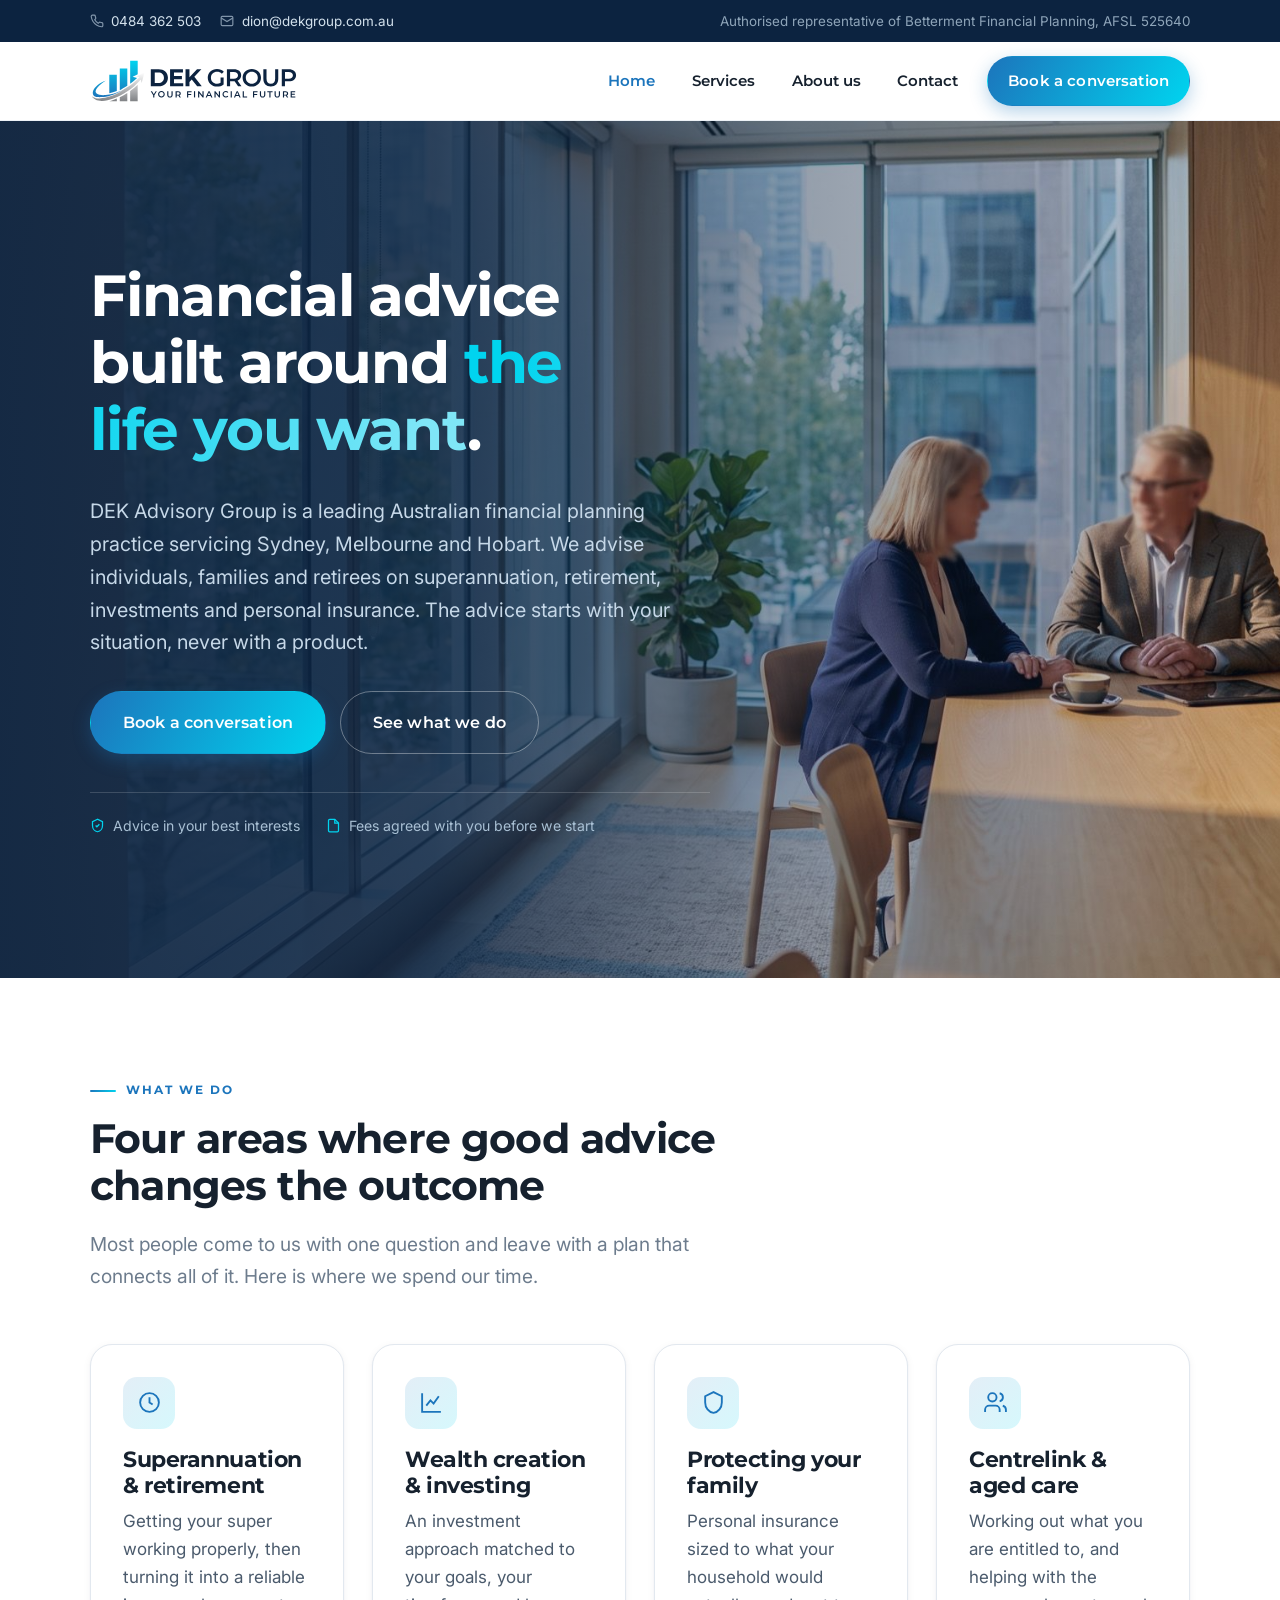
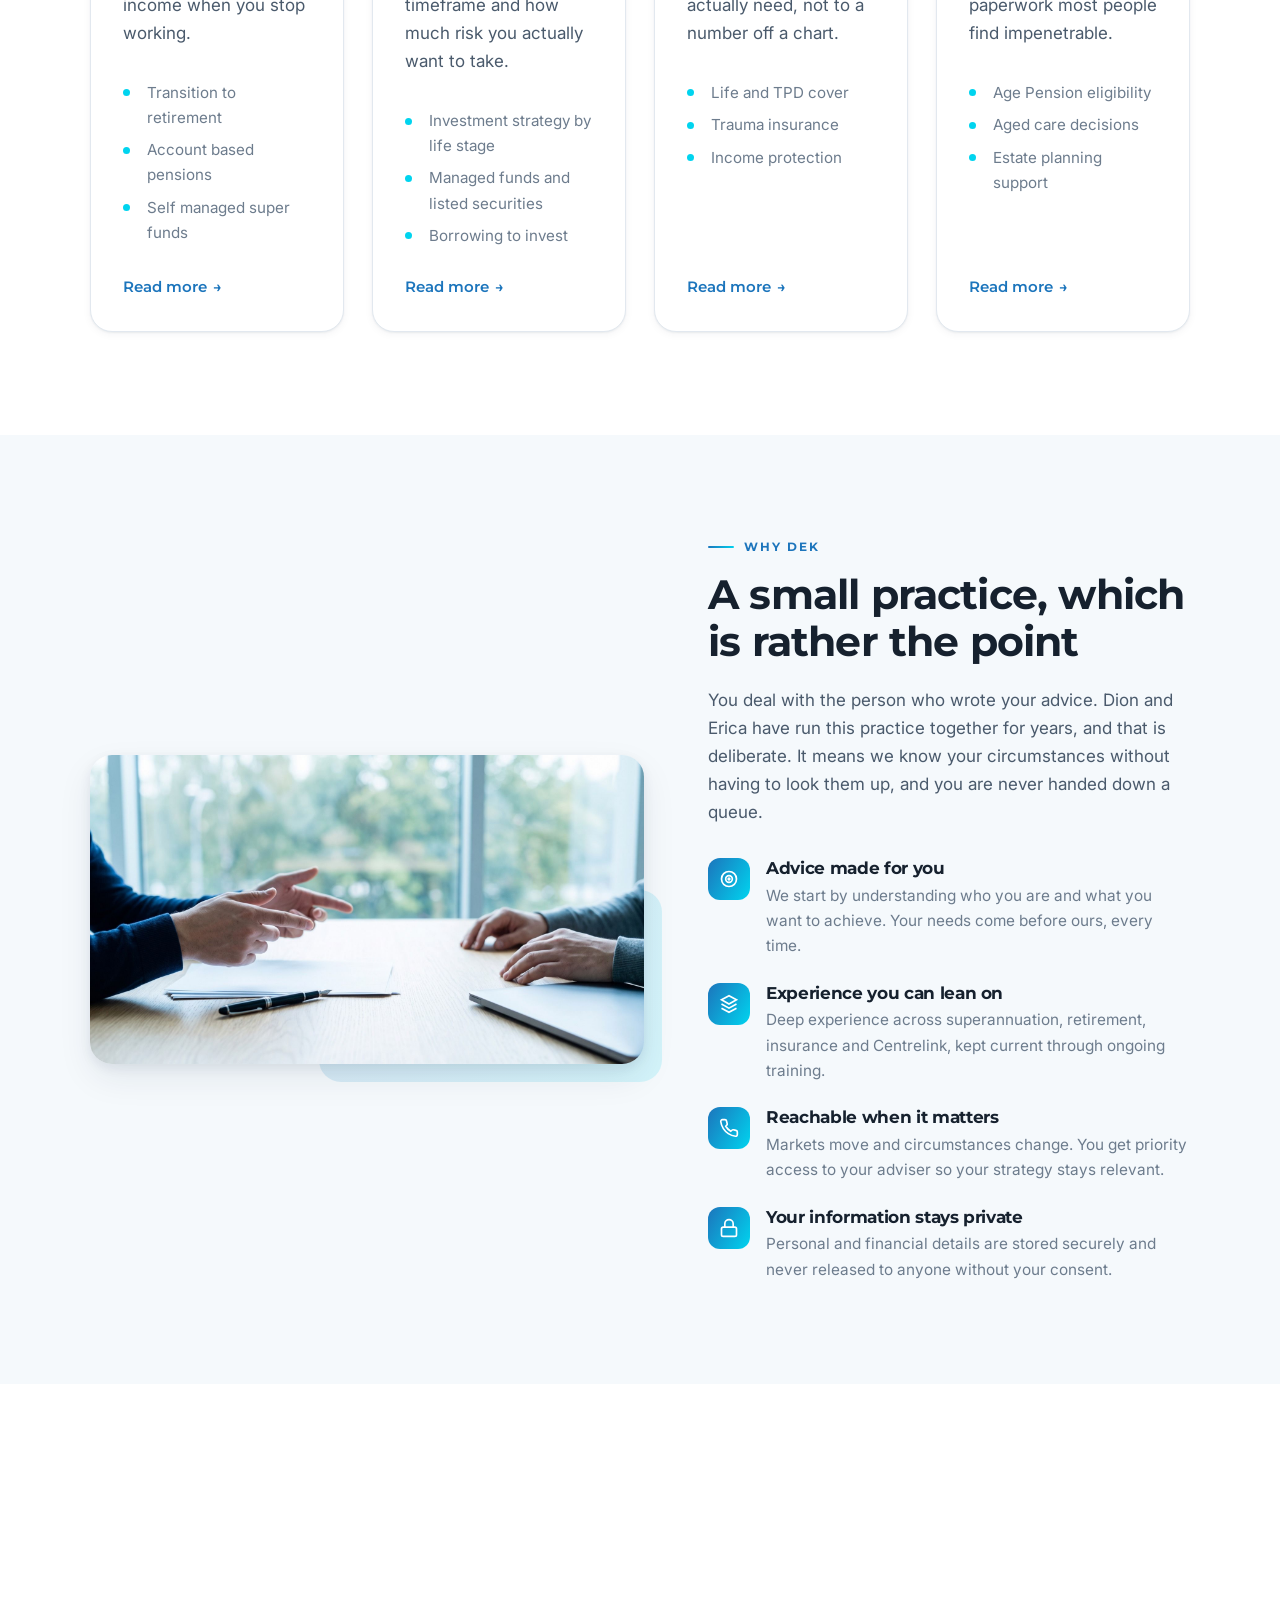
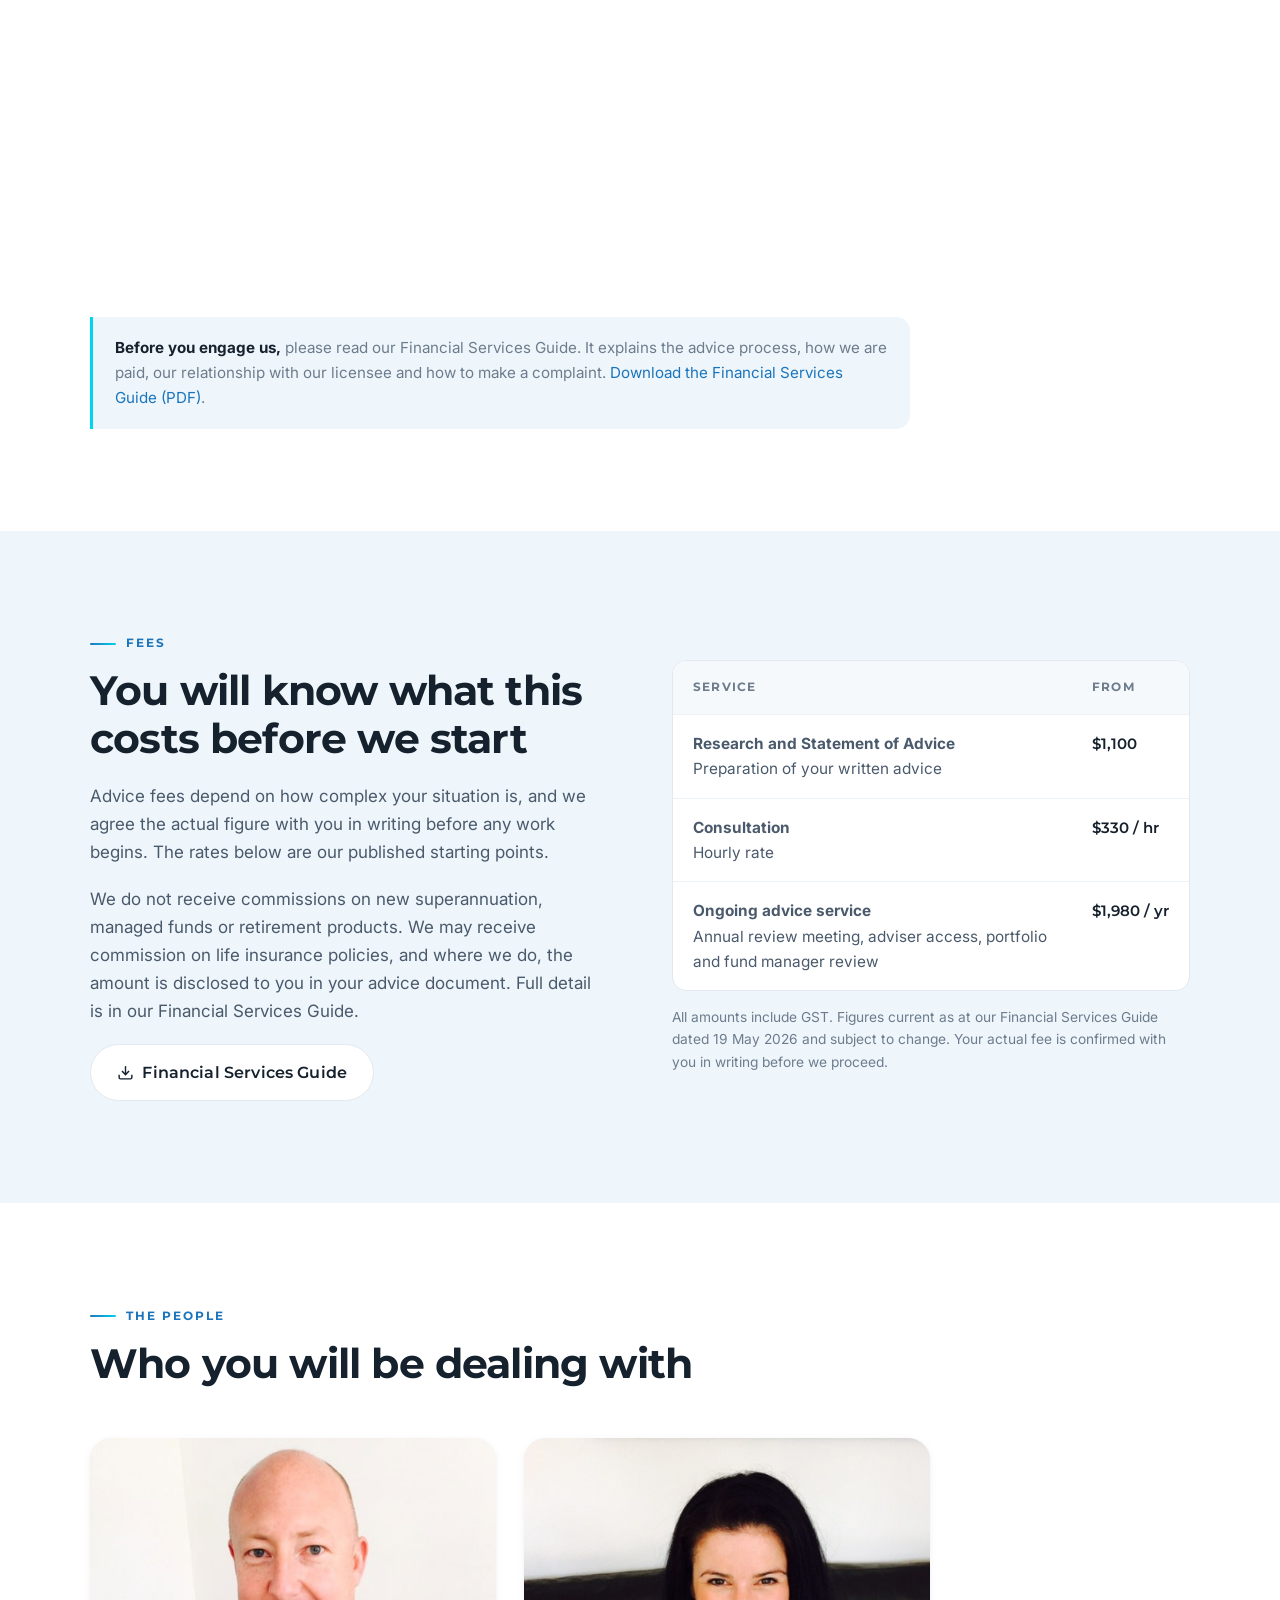
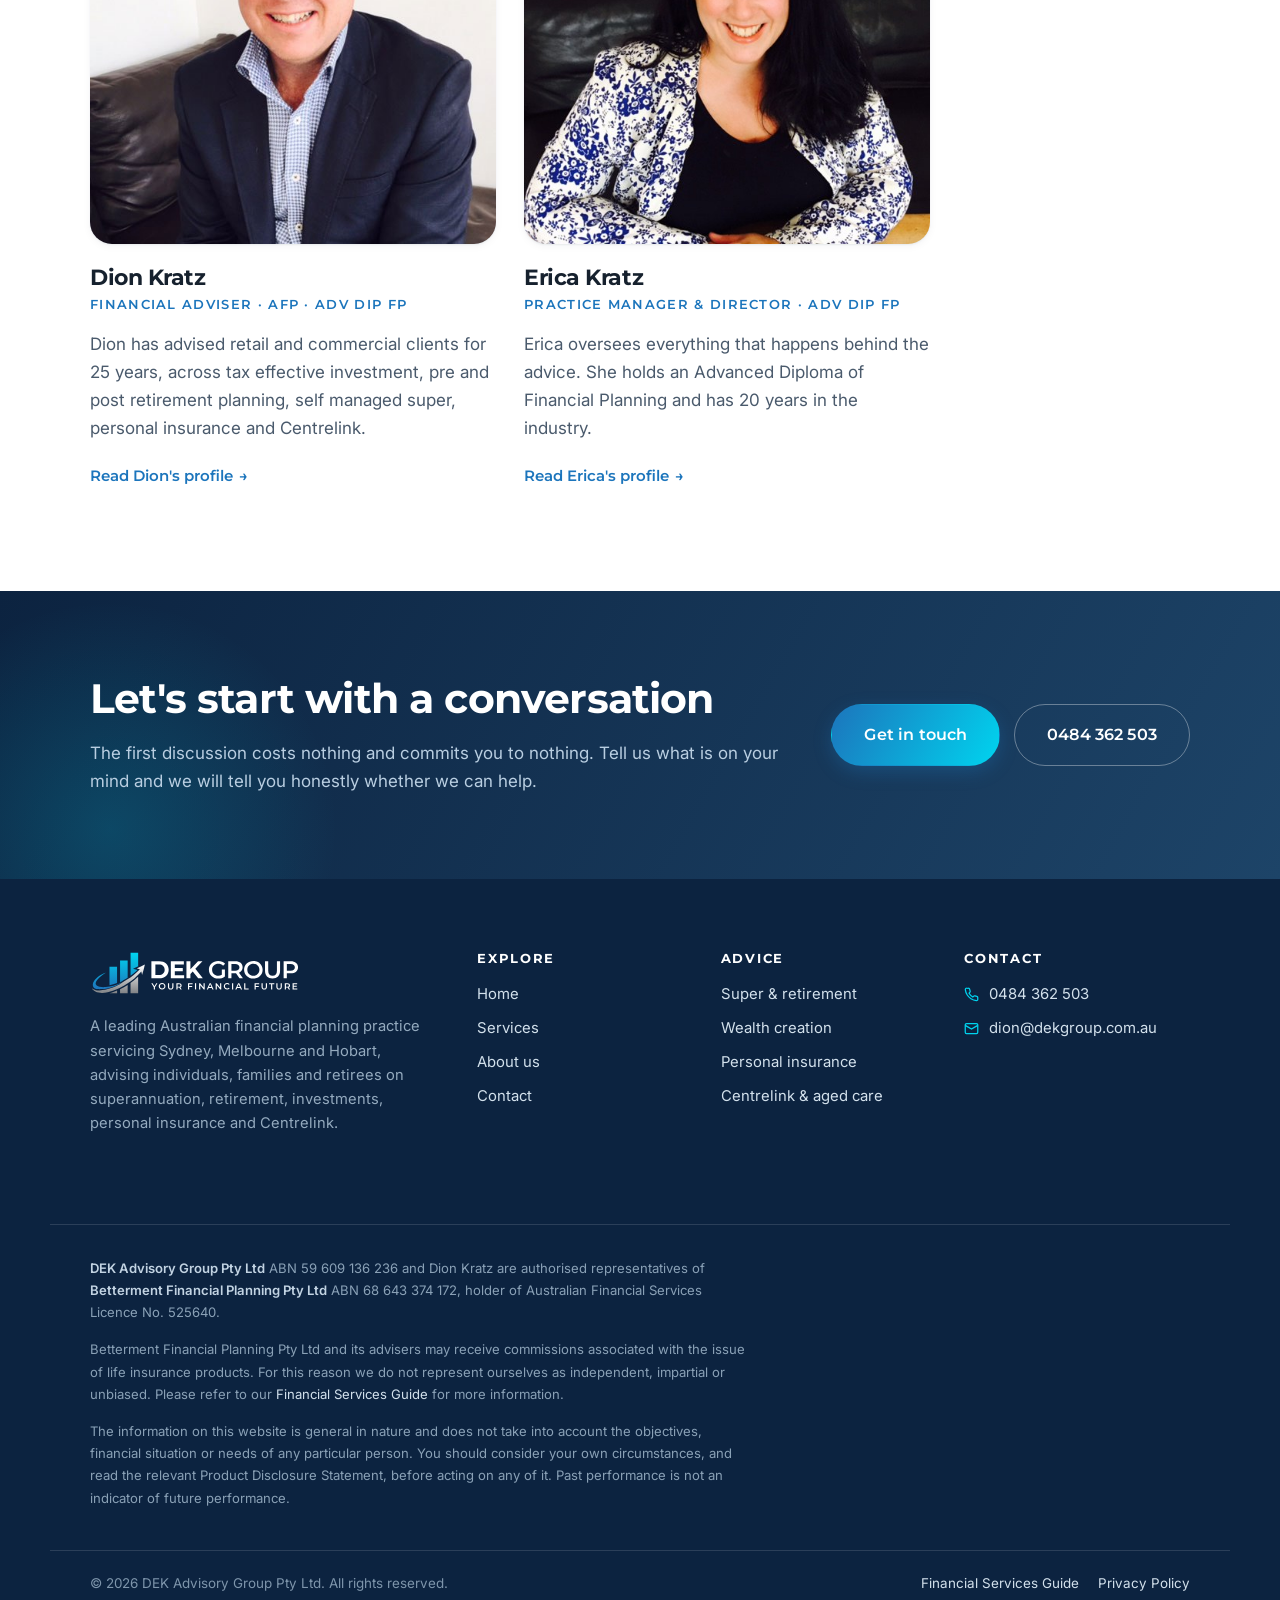
<file: index.html>
<!DOCTYPE html>
<html lang="en-AU">
<head>
<meta charset="utf-8">
<meta name="viewport" content="width=device-width, initial-scale=1">
<title>DEK Advisory Group | Financial Planning in Sydney, Melbourne &amp; Hobart</title>
<meta name="description" content="DEK Advisory Group is a leading Australian financial planning practice servicing Sydney, Melbourne and Hobart. Advice on superannuation, retirement, investments, personal insurance, Centrelink and estate planning.">
<link rel="canonical" href="https://dekgroup.com.au/">
<meta name="theme-color" content="#0C2340">

<meta property="og:type" content="website">
<meta property="og:title" content="DEK Advisory Group | Financial Planning in Sydney, Melbourne &amp; Hobart">
<meta property="og:description" content="Advice on superannuation, retirement, investments, personal insurance, Centrelink and estate planning. Servicing Sydney, Melbourne and Hobart.">
<meta property="og:url" content="https://dekgroup.com.au/">
<meta property="og:image" content="https://dekgroup.com.au/assets/img/hero.jpg">
<meta property="og:locale" content="en_AU">
<meta name="twitter:card" content="summary_large_image">

<link rel="icon" href="assets/img/favicon.svg" type="image/svg+xml">
<link rel="apple-touch-icon" href="assets/img/apple-touch-icon.png">

<link rel="preconnect" href="https://fonts.googleapis.com">
<link rel="preconnect" href="https://fonts.gstatic.com" crossorigin>
<link href="https://fonts.googleapis.com/css2?family=Inter:wght@400;500;600&family=Montserrat:wght@600;700&display=swap" rel="stylesheet">
<link rel="stylesheet" href="assets/css/styles.css">

<script type="application/ld+json">
{
  "@context": "https://schema.org",
  "@type": "FinancialService",
  "name": "DEK Advisory Group Pty Ltd",
  "url": "https://dekgroup.com.au/",
  "logo": "https://dekgroup.com.au/assets/img/logo-dark.svg",
  "image": "https://dekgroup.com.au/assets/img/hero.jpg",
  "description": "A leading Australian financial planning practice servicing Sydney, Melbourne and Hobart, advising on superannuation, retirement, investments, personal insurance, Centrelink and estate planning.",
  "telephone": "+61484362503",
  "email": "dion@dekgroup.com.au",
  "areaServed": [
    { "@type": "City", "name": "Sydney" },
    { "@type": "City", "name": "Melbourne" },
    { "@type": "City", "name": "Hobart" }
  ],
  "founder": [
    { "@type": "Person", "name": "Dion Kratz", "jobTitle": "Financial Adviser" },
    { "@type": "Person", "name": "Erica Kratz", "jobTitle": "Practice Manager and Director" }
  ]
}
</script>
</head>
<body>
<a class="skip-link" href="#main">Skip to content</a>

<!-- ===================== Top bar ===================== -->
<div class="topbar">
  <div class="wrap topbar__inner">
    <ul class="topbar__list">
      <li>
        <svg viewBox="0 0 24 24" fill="none" stroke="currentColor" stroke-width="2" aria-hidden="true"><path d="M22 16.9v3a2 2 0 0 1-2.2 2 19.8 19.8 0 0 1-8.6-3.1 19.5 19.5 0 0 1-6-6A19.8 19.8 0 0 1 2.1 4.2 2 2 0 0 1 4.1 2h3a2 2 0 0 1 2 1.7c.1 1 .4 1.9.7 2.8a2 2 0 0 1-.5 2.1L8.1 9.9a16 16 0 0 0 6 6l1.3-1.2a2 2 0 0 1 2.1-.5c.9.3 1.8.6 2.8.7a2 2 0 0 1 1.7 2Z"/></svg>
        <a href="tel:+61484362503">0484 362 503</a>
      </li>
      <li>
        <svg viewBox="0 0 24 24" fill="none" stroke="currentColor" stroke-width="2" aria-hidden="true"><path d="M4 4h16a2 2 0 0 1 2 2v12a2 2 0 0 1-2 2H4a2 2 0 0 1-2-2V6a2 2 0 0 1 2-2Z"/><path d="m22 7-10 6L2 7"/></svg>
        <a href="mailto:dion@dekgroup.com.au">dion@dekgroup.com.au</a>
      </li>
    </ul>
    <p class="topbar__note" style="margin:0">Authorised representative of Betterment Financial Planning, AFSL 525640</p>
  </div>
</div>

<!-- ===================== Header ===================== -->
<header class="site-header">
  <div class="wrap site-header__inner">
    <a class="brand" href="index.html" aria-label="DEK Advisory Group — home">
      <img src="assets/img/logo-dark.svg" alt="DEK Group — Your Financial Future" width="208" height="44">
    </a>

    <button class="nav-toggle" type="button" aria-expanded="false" aria-controls="primary-nav" aria-label="Open menu">
      <span></span><span></span><span></span>
    </button>

    <nav class="nav" id="primary-nav" aria-label="Primary">
      <ul class="nav__list">
        <li><a href="index.html" aria-current="page">Home</a></li>
        <li><a href="services.html">Services</a></li>
        <li><a href="about.html">About us</a></li>
        <li><a href="contact.html">Contact</a></li>
      </ul>
      <a class="btn btn--primary" href="contact.html">Book a conversation</a>
    </nav>
  </div>
</header>

<main id="main">

<!-- ===================== Hero ===================== -->
<section class="hero">
  <div class="hero__media">
    <img src="assets/img/hero.jpg" alt="" fetchpriority="high" width="2400" height="1018">
  </div>
  <div class="hero__scrim"></div>
  <div class="wrap hero__inner">
    <div class="hero__content">
      <h1>Financial advice built around <span class="accent">the life you want</span>.</h1>
      <p class="hero__lede">
        DEK Advisory Group is a leading Australian financial planning practice servicing Sydney,
        Melbourne and Hobart. We advise individuals, families and retirees on
        superannuation, retirement, investments and personal insurance. The advice starts with your
        situation, never with a product.
      </p>
      <div class="btn-row">
        <a class="btn btn--primary btn--lg" href="contact.html">Book a conversation</a>
        <a class="btn btn--onDark btn--lg" href="services.html">See what we do</a>
      </div>
      <div class="hero__meta">
        <span>
          <svg viewBox="0 0 24 24" fill="none" stroke="currentColor" stroke-width="2" aria-hidden="true"><path d="m9 12 2 2 4-4"/><path d="M12 2 4 6v6c0 5 3.4 9.4 8 10 4.6-.6 8-5 8-10V6l-8-4Z"/></svg>
          Advice in your best interests
        </span>
        <span>
          <svg viewBox="0 0 24 24" fill="none" stroke="currentColor" stroke-width="2" aria-hidden="true"><path d="M14 2H6a2 2 0 0 0-2 2v16a2 2 0 0 0 2 2h12a2 2 0 0 0 2-2V8Z"/><path d="M14 2v6h6"/></svg>
          Fees agreed with you before we start
        </span>
      </div>
    </div>
  </div>
</section>

<!-- ===================== What we do ===================== -->
<section class="section">
  <div class="wrap">
    <div class="section-head reveal">
      <p class="eyebrow">What we do</p>
      <h2>Four areas where good advice changes the outcome</h2>
      <p class="lede">
        Most people come to us with one question and leave with a plan that connects all of it.
        Here is where we spend our time.
      </p>
    </div>

    <div class="grid grid--4 reveal">

      <article class="card card--link">
        <div class="card__icon">
          <svg viewBox="0 0 24 24" fill="none" stroke="currentColor" stroke-width="1.8" aria-hidden="true"><circle cx="12" cy="12" r="9"/><path d="M12 7v5l3 2"/></svg>
        </div>
        <h3>Superannuation &amp; retirement</h3>
        <p>Getting your super working properly, then turning it into a reliable income when you stop working.</p>
        <ul class="card__list">
          <li>Transition to retirement</li>
          <li>Account based pensions</li>
          <li>Self managed super funds</li>
        </ul>
        <a class="link-more" href="services.html#retirement">Read more</a>
      </article>

      <article class="card card--link">
        <div class="card__icon">
          <svg viewBox="0 0 24 24" fill="none" stroke="currentColor" stroke-width="1.8" aria-hidden="true"><path d="M3 3v18h18"/><path d="m7 15 4-5 3 3 5-7"/></svg>
        </div>
        <h3>Wealth creation &amp; investing</h3>
        <p>An investment approach matched to your goals, your timeframe and how much risk you actually want to take.</p>
        <ul class="card__list">
          <li>Investment strategy by life stage</li>
          <li>Managed funds and listed securities</li>
          <li>Borrowing to invest</li>
        </ul>
        <a class="link-more" href="services.html#investing">Read more</a>
      </article>

      <article class="card card--link">
        <div class="card__icon">
          <svg viewBox="0 0 24 24" fill="none" stroke="currentColor" stroke-width="1.8" aria-hidden="true"><path d="M12 2 4 6v6c0 5 3.4 9.4 8 10 4.6-.6 8-5 8-10V6l-8-4Z"/></svg>
        </div>
        <h3>Protecting your family</h3>
        <p>Personal insurance sized to what your household would actually need, not to a number off a chart.</p>
        <ul class="card__list">
          <li>Life and TPD cover</li>
          <li>Trauma insurance</li>
          <li>Income protection</li>
        </ul>
        <a class="link-more" href="services.html#protection">Read more</a>
      </article>

      <article class="card card--link">
        <div class="card__icon">
          <svg viewBox="0 0 24 24" fill="none" stroke="currentColor" stroke-width="1.8" aria-hidden="true"><path d="M16 21v-2a4 4 0 0 0-4-4H6a4 4 0 0 0-4 4v2"/><circle cx="9" cy="7" r="4"/><path d="M22 21v-2a4 4 0 0 0-3-3.9"/><path d="M16 3.1a4 4 0 0 1 0 7.8"/></svg>
        </div>
        <h3>Centrelink &amp; aged care</h3>
        <p>Working out what you are entitled to, and helping with the paperwork most people find impenetrable.</p>
        <ul class="card__list">
          <li>Age Pension eligibility</li>
          <li>Aged care decisions</li>
          <li>Estate planning support</li>
        </ul>
        <a class="link-more" href="services.html#centrelink">Read more</a>
      </article>

    </div>
  </div>
</section>

<!-- ===================== Why DEK ===================== -->
<section class="section section--soft">
  <div class="wrap">
    <div class="split split--wide-media">
      <div class="split__media media-frame reveal">
        <img src="assets/img/process.jpg" alt="Two people talking across a meeting table with documents and a pen" width="1800" height="1005" loading="lazy">
      </div>
      <div class="reveal">
        <p class="eyebrow">Why DEK</p>
        <h2>A small practice, which is rather the point</h2>
        <p>
          You deal with the person who wrote your advice. Dion and Erica have run this practice together
          for years, and that is deliberate. It means we know your circumstances without having to look
          them up, and you are never handed down a queue.
        </p>

        <div class="values" style="margin-top:2rem">
          <div class="value">
            <div class="value__mark">
              <svg viewBox="0 0 24 24" fill="none" stroke="currentColor" stroke-width="2" aria-hidden="true"><circle cx="12" cy="12" r="9"/><circle cx="12" cy="12" r="4"/><circle cx="12" cy="12" r="1" fill="currentColor"/></svg>
            </div>
            <div>
              <h3>Advice made for you</h3>
              <p>We start by understanding who you are and what you want to achieve. Your needs come before ours, every time.</p>
            </div>
          </div>

          <div class="value">
            <div class="value__mark">
              <svg viewBox="0 0 24 24" fill="none" stroke="currentColor" stroke-width="2" aria-hidden="true"><path d="M12 2 3 7l9 5 9-5-9-5Z"/><path d="m3 12 9 5 9-5"/><path d="m3 17 9 5 9-5"/></svg>
            </div>
            <div>
              <h3>Experience you can lean on</h3>
              <p>Deep experience across superannuation, retirement, insurance and Centrelink, kept current through ongoing training.</p>
            </div>
          </div>

          <div class="value">
            <div class="value__mark">
              <svg viewBox="0 0 24 24" fill="none" stroke="currentColor" stroke-width="2" aria-hidden="true"><path d="M22 16.9v3a2 2 0 0 1-2.2 2 19.8 19.8 0 0 1-8.6-3.1 19.5 19.5 0 0 1-6-6A19.8 19.8 0 0 1 2.1 4.2 2 2 0 0 1 4.1 2h3a2 2 0 0 1 2 1.7c.1 1 .4 1.9.7 2.8a2 2 0 0 1-.5 2.1L8.1 9.9a16 16 0 0 0 6 6l1.3-1.2a2 2 0 0 1 2.1-.5c.9.3 1.8.6 2.8.7a2 2 0 0 1 1.7 2Z"/></svg>
            </div>
            <div>
              <h3>Reachable when it matters</h3>
              <p>Markets move and circumstances change. You get priority access to your adviser so your strategy stays relevant.</p>
            </div>
          </div>

          <div class="value">
            <div class="value__mark">
              <svg viewBox="0 0 24 24" fill="none" stroke="currentColor" stroke-width="2" aria-hidden="true"><rect x="3" y="11" width="18" height="11" rx="2"/><path d="M7 11V7a5 5 0 0 1 10 0v4"/></svg>
            </div>
            <div>
              <h3>Your information stays private</h3>
              <p>Personal and financial details are stored securely and never released to anyone without your consent.</p>
            </div>
          </div>
        </div>
      </div>
    </div>
  </div>
</section>

<!-- ===================== The process ===================== -->
<section class="section">
  <div class="wrap">
    <div class="section-head center reveal">
      <p class="eyebrow">How it works</p>
      <h2>Four steps, no surprises</h2>
      <p class="lede">
        Every engagement follows the same path, and you know the cost before anything is prepared.
      </p>
    </div>

    <div class="steps reveal">
      <div class="step">
        <h3>Get to know each other</h3>
        <p>A first conversation about your goals, your income, assets, debts, insurance and super. No cost, no obligation.</p>
      </div>
      <div class="step">
        <h3>Agree the scope and fee</h3>
        <p>We set out what the advice will cover and what it will cost in writing, before any work begins.</p>
      </div>
      <div class="step">
        <h3>Receive your written advice</h3>
        <p>Your strategy is documented in a Statement of Advice explaining the reasoning, the recommendations and every cost.</p>
      </div>
      <div class="step">
        <h3>Implement and review</h3>
        <p>We handle the paperwork with the product providers, then review the plan with you as your circumstances change.</p>
      </div>
    </div>

    <div class="note reveal" style="margin-top:2.6rem;max-width:820px">
      <p>
        <strong>Before you engage us,</strong> please read our Financial Services Guide. It explains the advice
        process, how we are paid, our relationship with our licensee and how to make a complaint.
        <a href="assets/pdf/DEK-Financial-Services-Guide.pdf" target="_blank" rel="noopener">Download the Financial Services Guide (PDF)</a>.
      </p>
    </div>
  </div>
</section>

<!-- ===================== Fees ===================== -->
<section class="section section--tint">
  <div class="wrap">
    <div class="split">
      <div class="reveal">
        <p class="eyebrow">Fees</p>
        <h2>You will know what this costs before we start</h2>
        <p>
          Advice fees depend on how complex your situation is, and we agree the actual figure with you in
          writing before any work begins. The rates below are our published starting points.
        </p>
        <p>
          We do not receive commissions on new superannuation, managed funds or retirement products.
          We may receive commission on life insurance policies, and where we do, the amount is disclosed
          to you in your advice document. Full detail is in our Financial Services Guide.
        </p>
        <a class="btn btn--ghost" href="assets/pdf/DEK-Financial-Services-Guide.pdf" target="_blank" rel="noopener">
          <svg viewBox="0 0 24 24" fill="none" stroke="currentColor" stroke-width="2" aria-hidden="true"><path d="M21 15v4a2 2 0 0 1-2 2H5a2 2 0 0 1-2-2v-4"/><path d="m7 10 5 5 5-5"/><path d="M12 15V3"/></svg>
          Financial Services Guide
        </a>
      </div>

      <div class="reveal">
        <div class="table-wrap">
          <table class="fees">
            <caption class="visually-hidden">Published starting fees, inclusive of GST</caption>
            <thead>
              <tr><th scope="col">Service</th><th scope="col">From</th></tr>
            </thead>
            <tbody>
              <tr>
                <td><strong>Research and Statement of Advice</strong><br>Preparation of your written advice</td>
                <td>$1,100</td>
              </tr>
              <tr>
                <td><strong>Consultation</strong><br>Hourly rate</td>
                <td>$330 / hr</td>
              </tr>
              <tr>
                <td><strong>Ongoing advice service</strong><br>Annual review meeting, adviser access, portfolio and fund manager review</td>
                <td>$1,980 / yr</td>
              </tr>
            </tbody>
          </table>
        </div>
        <p style="font-size:.86rem;color:var(--muted);margin:.9rem 0 0">
          All amounts include GST. Figures current as at our Financial Services Guide dated 19 May 2026
          and subject to change. Your actual fee is confirmed with you in writing before we proceed.
        </p>
      </div>
    </div>
  </div>
</section>

<!-- ===================== Team ===================== -->
<section class="section">
  <div class="wrap">
    <div class="section-head reveal">
      <p class="eyebrow">The people</p>
      <h2>Who you will be dealing with</h2>
    </div>

    <div class="grid grid--2 reveal" style="max-width:840px">
      <article class="person">
        <img class="person__photo" src="assets/img/dion-kratz.jpg" alt="Dion Kratz" width="526" height="526" loading="lazy">
        <h3>Dion Kratz</h3>
        <p class="person__role">Financial Adviser &middot; AFP &middot; Adv Dip FP</p>
        <p>
          Dion has advised retail and commercial clients for 25 years, across tax effective investment,
          pre and post retirement planning, self managed super, personal insurance and Centrelink.
        </p>
        <a class="link-more" href="about.html#dion">Read Dion's profile</a>
      </article>

      <article class="person">
        <img class="person__photo" src="assets/img/erica-kratz.jpg" alt="Erica Kratz" width="528" height="528" loading="lazy">
        <h3>Erica Kratz</h3>
        <p class="person__role">Practice Manager &amp; Director &middot; Adv Dip FP</p>
        <p>
          Erica oversees everything that happens behind the advice. She holds an Advanced Diploma of
          Financial Planning and has 20 years in the industry.
        </p>
        <a class="link-more" href="about.html#erica">Read Erica's profile</a>
      </article>
    </div>
  </div>
</section>

<!-- ===================== CTA ===================== -->
<section class="cta-band">
  <div class="wrap cta-band__inner">
    <div>
      <h2>Let's start with a conversation</h2>
      <p>
        The first discussion costs nothing and commits you to nothing. Tell us what is on your mind and
        we will tell you honestly whether we can help.
      </p>
    </div>
    <div class="btn-row">
      <a class="btn btn--primary btn--lg" href="contact.html">Get in touch</a>
      <a class="btn btn--onDark btn--lg" href="tel:+61484362503">0484 362 503</a>
    </div>
  </div>
</section>

</main>

<!-- ===================== Footer ===================== -->
<footer class="site-footer footer">
  <div class="wrap footer__top">
    <div class="footer__brand">
      <img src="assets/img/logo-white.svg" alt="DEK Group — Your Financial Future" width="210" height="44" loading="lazy">
      <p>
        A leading Australian financial planning practice servicing Sydney, Melbourne and Hobart,
        advising individuals, families and retirees on superannuation, retirement, investments,
        personal insurance and Centrelink.
      </p>
    </div>

    <div>
      <h4>Explore</h4>
      <ul>
        <li><a href="index.html">Home</a></li>
        <li><a href="services.html">Services</a></li>
        <li><a href="about.html">About us</a></li>
        <li><a href="contact.html">Contact</a></li>
      </ul>
    </div>

    <div>
      <h4>Advice</h4>
      <ul>
        <li><a href="services.html#retirement">Super &amp; retirement</a></li>
        <li><a href="services.html#investing">Wealth creation</a></li>
        <li><a href="services.html#protection">Personal insurance</a></li>
        <li><a href="services.html#centrelink">Centrelink &amp; aged care</a></li>
      </ul>
    </div>

    <div>
      <h4>Contact</h4>
      <ul class="footer__contact">
        <li>
          <svg viewBox="0 0 24 24" fill="none" stroke="currentColor" stroke-width="2" aria-hidden="true"><path d="M22 16.9v3a2 2 0 0 1-2.2 2 19.8 19.8 0 0 1-8.6-3.1 19.5 19.5 0 0 1-6-6A19.8 19.8 0 0 1 2.1 4.2 2 2 0 0 1 4.1 2h3a2 2 0 0 1 2 1.7c.1 1 .4 1.9.7 2.8a2 2 0 0 1-.5 2.1L8.1 9.9a16 16 0 0 0 6 6l1.3-1.2a2 2 0 0 1 2.1-.5c.9.3 1.8.6 2.8.7a2 2 0 0 1 1.7 2Z"/></svg>
          <a href="tel:+61484362503">0484 362 503</a>
        </li>
        <li>
          <svg viewBox="0 0 24 24" fill="none" stroke="currentColor" stroke-width="2" aria-hidden="true"><path d="M4 4h16a2 2 0 0 1 2 2v12a2 2 0 0 1-2 2H4a2 2 0 0 1-2-2V6a2 2 0 0 1 2-2Z"/><path d="m22 7-10 6L2 7"/></svg>
          <a href="mailto:dion@dekgroup.com.au">dion@dekgroup.com.au</a>
        </li>
      </ul>
    </div>
  </div>

  <div class="wrap footer__legal">
    <p>
      <strong>DEK Advisory Group Pty Ltd</strong> ABN 59 609 136 236 and Dion Kratz are authorised
      representatives of <strong>Betterment Financial Planning Pty Ltd</strong> ABN 68 643 374 172,
      holder of Australian Financial Services Licence No. 525640.
    </p>
    <p>
      Betterment Financial Planning Pty Ltd and its advisers may receive commissions associated with the
      issue of life insurance products. For this reason we do not represent ourselves as independent,
      impartial or unbiased. Please refer to our
      <a href="assets/pdf/DEK-Financial-Services-Guide.pdf" target="_blank" rel="noopener">Financial Services Guide</a>
      for more information.
    </p>
    <p>
      The information on this website is general in nature and does not take into account the objectives,
      financial situation or needs of any particular person. You should consider your own circumstances,
      and read the relevant Product Disclosure Statement, before acting on any of it. Past performance is
      not an indicator of future performance.
    </p>
  </div>

  <div class="wrap footer__bottom">
    <p style="margin:0">&copy; <span id="year">2026</span> DEK Advisory Group Pty Ltd. All rights reserved.</p>
    <ul>
      <li><a href="assets/pdf/DEK-Financial-Services-Guide.pdf" target="_blank" rel="noopener">Financial Services Guide</a></li>
      <li><a href="privacy.html">Privacy Policy</a></li>
    </ul>
  </div>
</footer>

<script src="assets/js/main.js" defer></script>
</body>
</html>
</file>
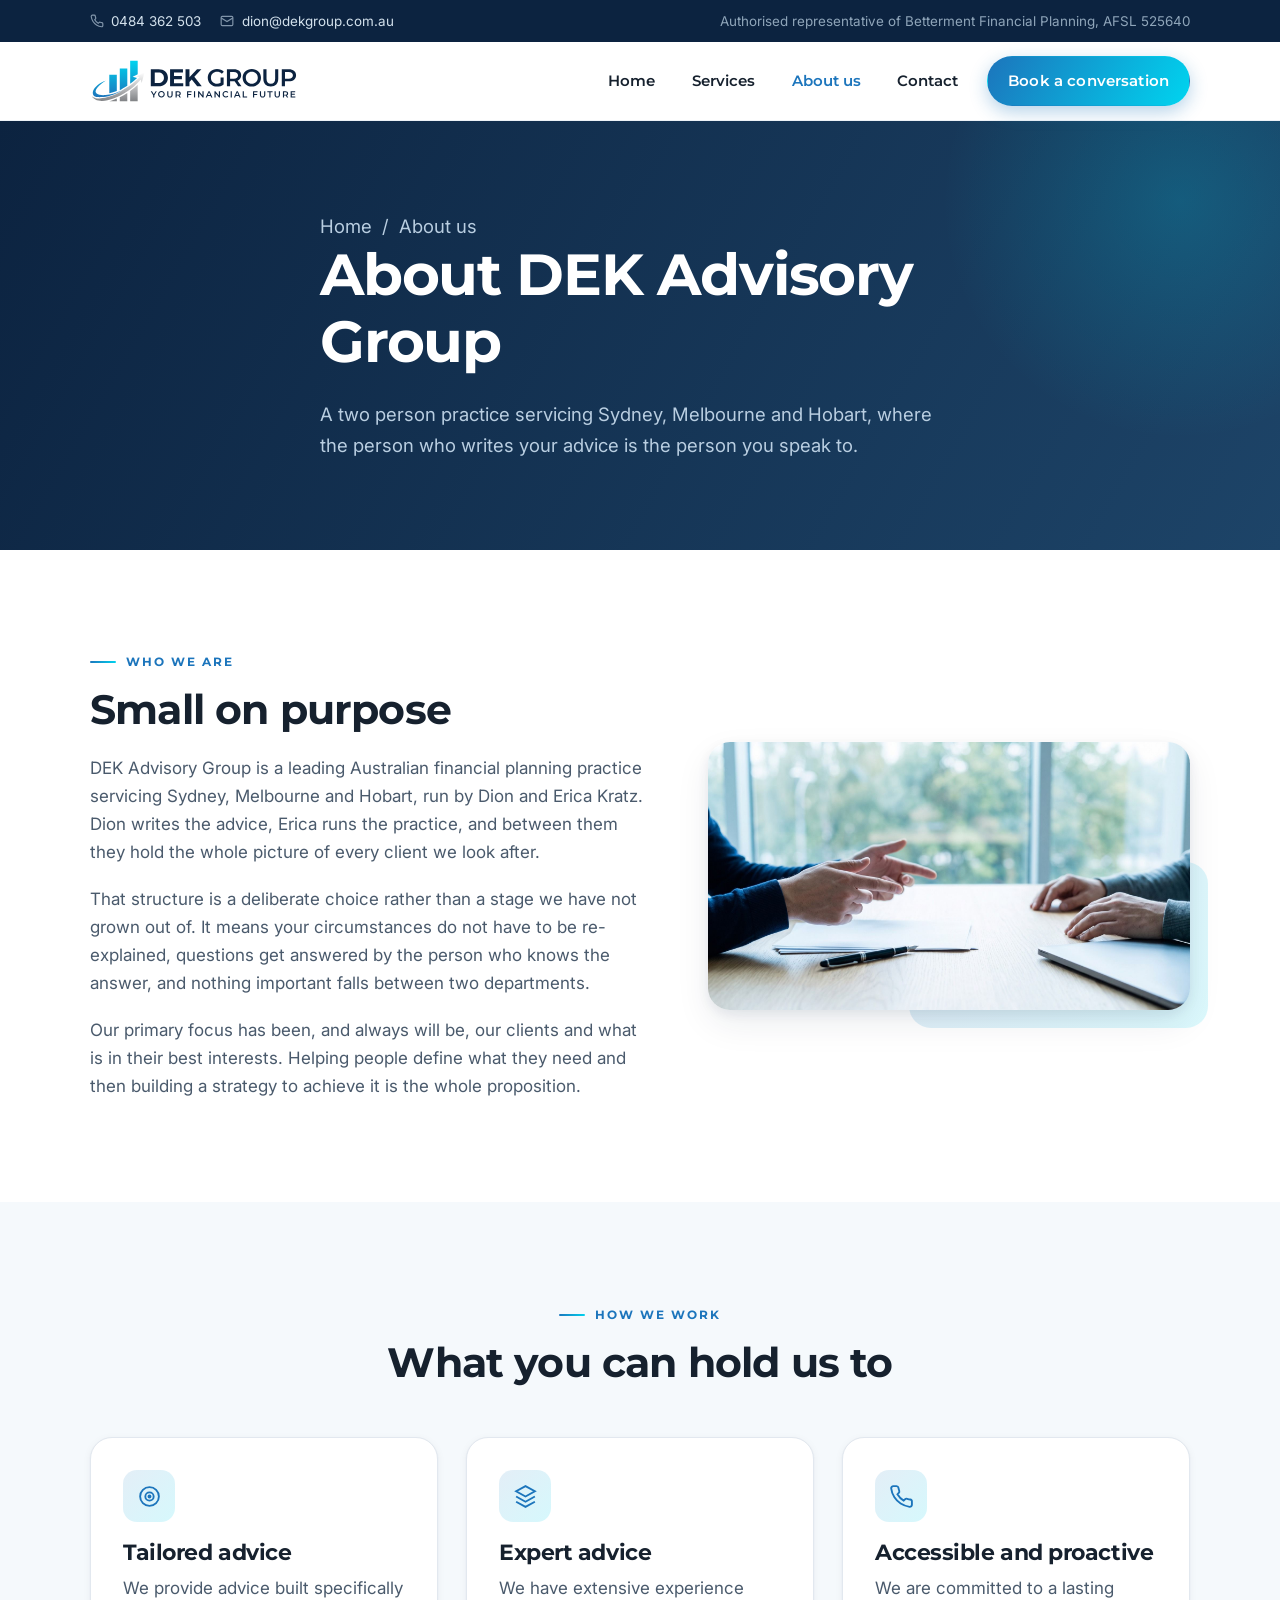
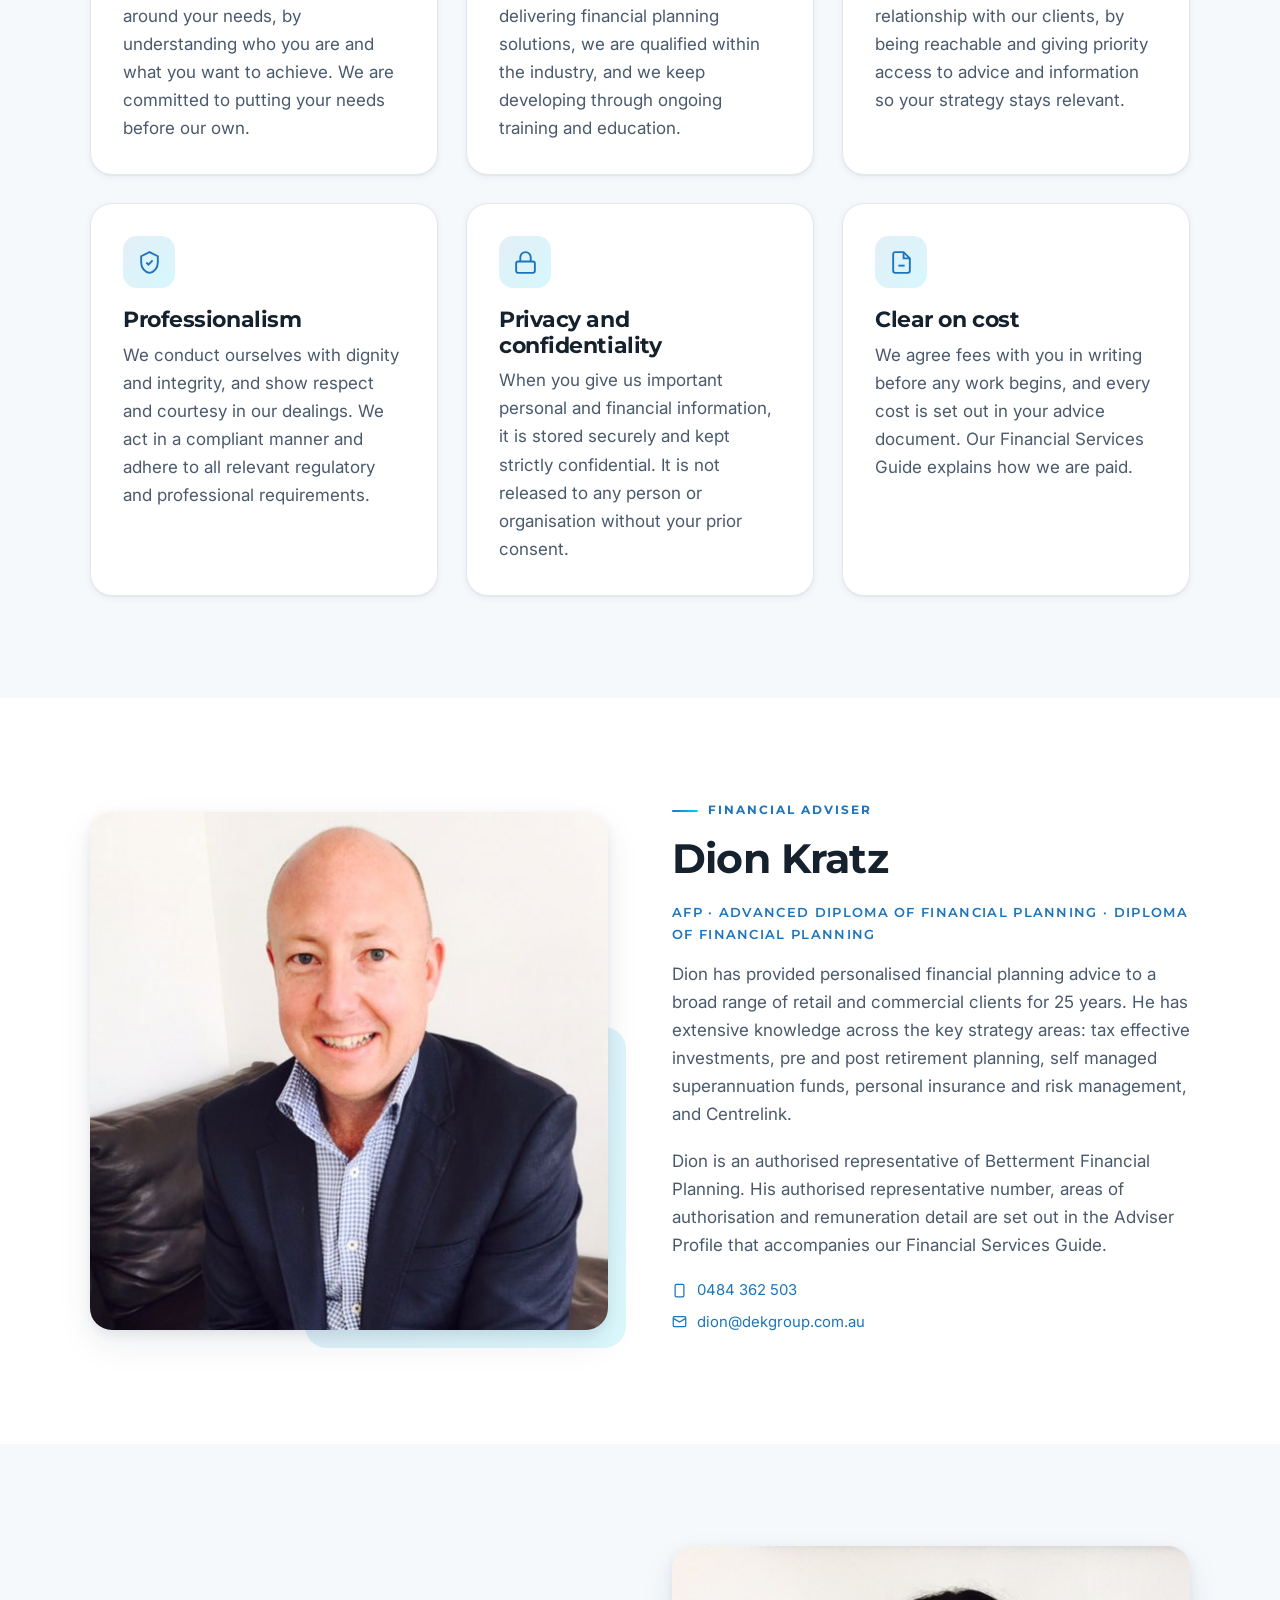
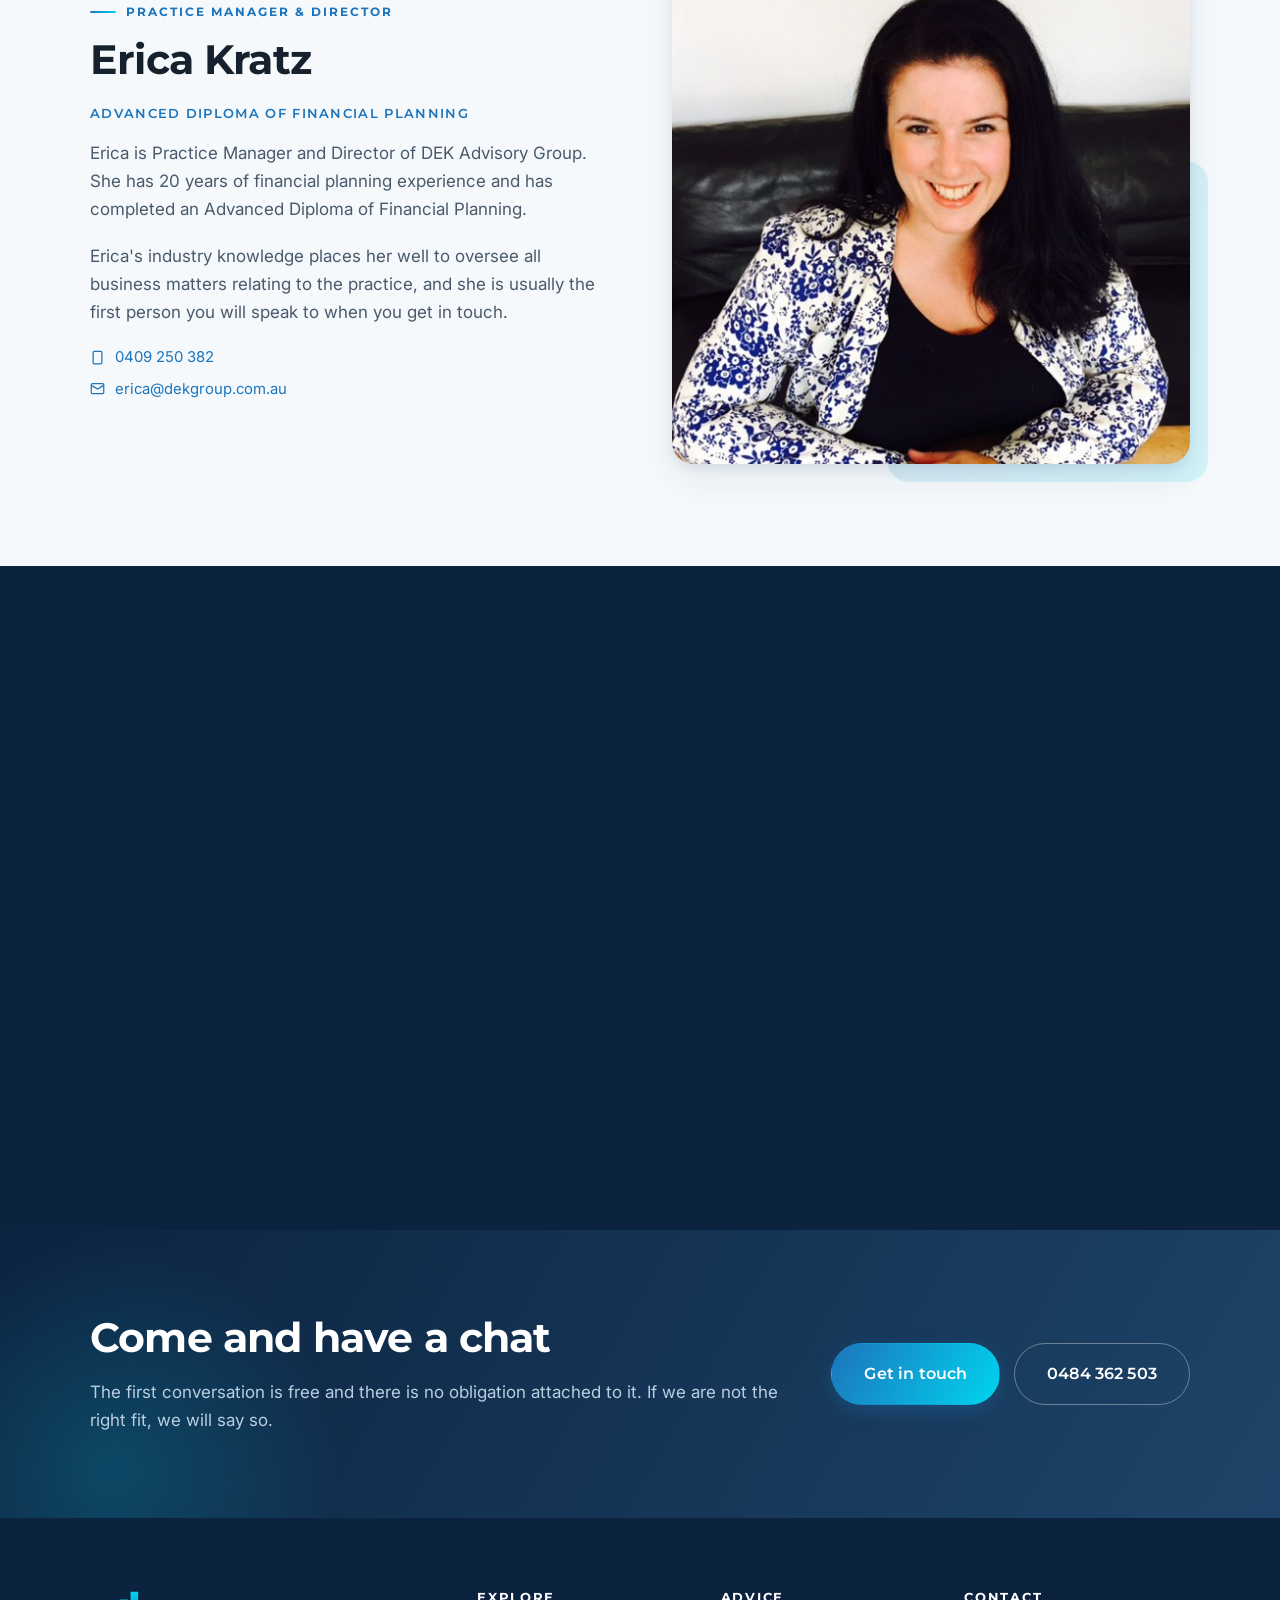
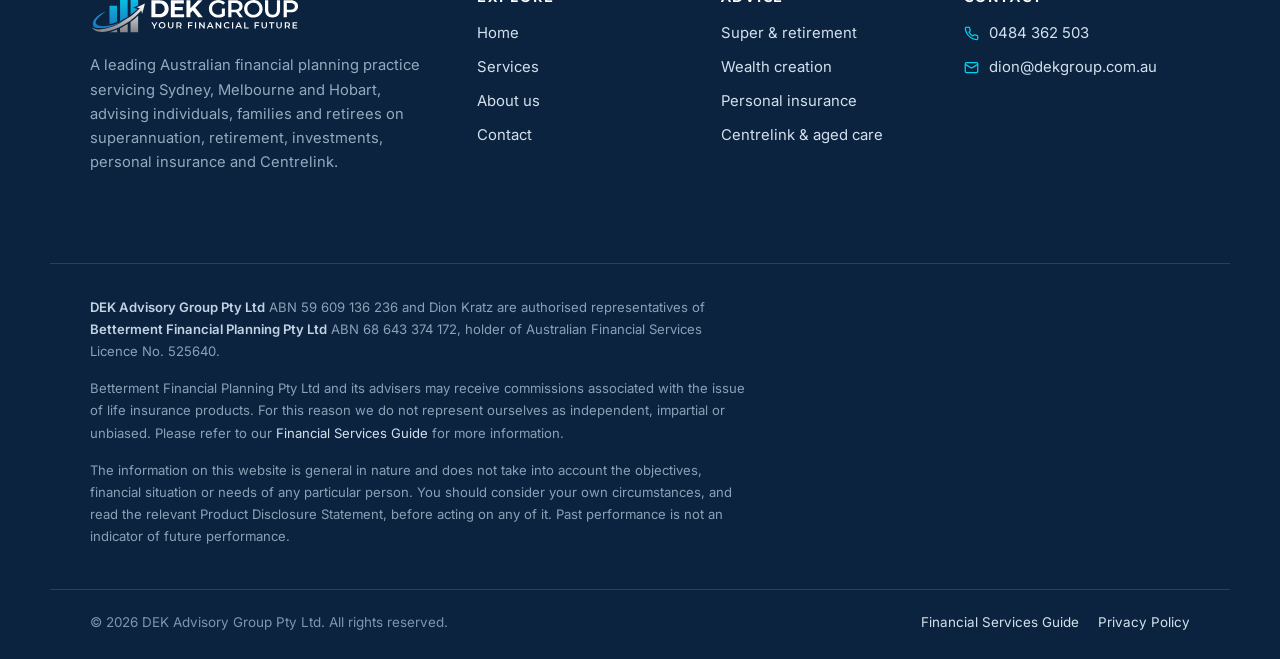
<file: about.html>
<!DOCTYPE html>
<html lang="en-AU">
<head>
<meta charset="utf-8">
<meta name="viewport" content="width=device-width, initial-scale=1">
<title>About Us | DEK Advisory Group, Sydney Melbourne Hobart</title>
<meta name="description" content="Meet Dion Kratz and Erica Kratz of DEK Advisory Group, a leading Australian financial planning practice servicing Sydney, Melbourne and Hobart. How we work and what you can expect from our advice.">
<link rel="canonical" href="https://dekgroup.com.au/about.html">
<meta name="theme-color" content="#0C2340">

<meta property="og:type" content="website">
<meta property="og:title" content="About Us | DEK Advisory Group">
<meta property="og:description" content="Meet Dion and Erica Kratz, and see how we work with clients in Sydney, Melbourne and Hobart.">
<meta property="og:url" content="https://dekgroup.com.au/about.html">
<meta property="og:image" content="https://dekgroup.com.au/assets/img/process.jpg">
<meta property="og:locale" content="en_AU">
<meta name="twitter:card" content="summary_large_image">

<link rel="icon" href="assets/img/favicon.svg" type="image/svg+xml">
<link rel="apple-touch-icon" href="assets/img/apple-touch-icon.png">

<link rel="preconnect" href="https://fonts.googleapis.com">
<link rel="preconnect" href="https://fonts.gstatic.com" crossorigin>
<link href="https://fonts.googleapis.com/css2?family=Inter:wght@400;500;600&family=Montserrat:wght@600;700&display=swap" rel="stylesheet">
<link rel="stylesheet" href="assets/css/styles.css">
</head>
<body>
<a class="skip-link" href="#main">Skip to content</a>

<div class="topbar">
  <div class="wrap topbar__inner">
    <ul class="topbar__list">
      <li>
        <svg viewBox="0 0 24 24" fill="none" stroke="currentColor" stroke-width="2" aria-hidden="true"><path d="M22 16.9v3a2 2 0 0 1-2.2 2 19.8 19.8 0 0 1-8.6-3.1 19.5 19.5 0 0 1-6-6A19.8 19.8 0 0 1 2.1 4.2 2 2 0 0 1 4.1 2h3a2 2 0 0 1 2 1.7c.1 1 .4 1.9.7 2.8a2 2 0 0 1-.5 2.1L8.1 9.9a16 16 0 0 0 6 6l1.3-1.2a2 2 0 0 1 2.1-.5c.9.3 1.8.6 2.8.7a2 2 0 0 1 1.7 2Z"/></svg>
        <a href="tel:+61484362503">0484 362 503</a>
      </li>
      <li>
        <svg viewBox="0 0 24 24" fill="none" stroke="currentColor" stroke-width="2" aria-hidden="true"><path d="M4 4h16a2 2 0 0 1 2 2v12a2 2 0 0 1-2 2H4a2 2 0 0 1-2-2V6a2 2 0 0 1 2-2Z"/><path d="m22 7-10 6L2 7"/></svg>
        <a href="mailto:dion@dekgroup.com.au">dion@dekgroup.com.au</a>
      </li>
    </ul>
    <p class="topbar__note" style="margin:0">Authorised representative of Betterment Financial Planning, AFSL 525640</p>
  </div>
</div>

<header class="site-header">
  <div class="wrap site-header__inner">
    <a class="brand" href="index.html" aria-label="DEK Advisory Group — home">
      <img src="assets/img/logo-dark.svg" alt="DEK Group — Your Financial Future" width="208" height="44">
    </a>
    <button class="nav-toggle" type="button" aria-expanded="false" aria-controls="primary-nav" aria-label="Open menu">
      <span></span><span></span><span></span>
    </button>
    <nav class="nav" id="primary-nav" aria-label="Primary">
      <ul class="nav__list">
        <li><a href="index.html">Home</a></li>
        <li><a href="services.html">Services</a></li>
        <li><a href="about.html" aria-current="page">About us</a></li>
        <li><a href="contact.html">Contact</a></li>
      </ul>
      <a class="btn btn--primary" href="contact.html">Book a conversation</a>
    </nav>
  </div>
</header>

<main id="main">

<section class="pagehead">
  <div class="wrap pagehead__inner">
    <p class="crumbs"><a href="index.html">Home</a> &nbsp;/&nbsp; About us</p>
    <h1>About DEK Advisory Group</h1>
    <p>
      A two person practice servicing Sydney, Melbourne and Hobart, where the person who writes your
      advice is the person you speak to.
    </p>
  </div>
</section>

<!-- ===================== Story ===================== -->
<section class="section">
  <div class="wrap">
    <div class="split split--wide-media">
      <div class="reveal">
        <p class="eyebrow">Who we are</p>
        <h2>Small on purpose</h2>
        <p>
DEK Advisory Group is a leading Australian financial planning practice servicing Sydney, Melbourne
          and Hobart, run by Dion and Erica Kratz. Dion writes the advice, Erica runs the practice, and
          between them they hold the whole picture of every client we look after.
        </p>
        <p>
          That structure is a deliberate choice rather than a stage we have not grown out of. It means your
          circumstances do not have to be re-explained, questions get answered by the person who knows the
          answer, and nothing important falls between two departments.
        </p>
        <p class="mb-0">
          Our primary focus has been, and always will be, our clients and what is in their best interests.
          Helping people define what they need and then building a strategy to achieve it is the whole
          proposition.
        </p>
      </div>
      <div class="split__media media-frame reveal">
        <img src="assets/img/process.jpg" alt="Two people in conversation across a meeting table" width="1800" height="1005" loading="lazy">
      </div>
    </div>
  </div>
</section>

<!-- ===================== Values ===================== -->
<section class="section section--soft">
  <div class="wrap">
    <div class="section-head center reveal">
      <p class="eyebrow">How we work</p>
      <h2>What you can hold us to</h2>
    </div>

    <div class="grid grid--3 reveal">
      <article class="card">
        <div class="card__icon">
          <svg viewBox="0 0 24 24" fill="none" stroke="currentColor" stroke-width="1.8" aria-hidden="true"><circle cx="12" cy="12" r="9"/><circle cx="12" cy="12" r="4"/><circle cx="12" cy="12" r="1" fill="currentColor"/></svg>
        </div>
        <h3>Tailored advice</h3>
        <p>
          We provide advice built specifically around your needs, by understanding who you are and what you
          want to achieve. We are committed to putting your needs before our own.
        </p>
      </article>

      <article class="card">
        <div class="card__icon">
          <svg viewBox="0 0 24 24" fill="none" stroke="currentColor" stroke-width="1.8" aria-hidden="true"><path d="M12 2 3 7l9 5 9-5-9-5Z"/><path d="m3 12 9 5 9-5"/><path d="m3 17 9 5 9-5"/></svg>
        </div>
        <h3>Expert advice</h3>
        <p>
          We have extensive experience delivering financial planning solutions, we are qualified within the
          industry, and we keep developing through ongoing training and education.
        </p>
      </article>

      <article class="card">
        <div class="card__icon">
          <svg viewBox="0 0 24 24" fill="none" stroke="currentColor" stroke-width="1.8" aria-hidden="true"><path d="M22 16.9v3a2 2 0 0 1-2.2 2 19.8 19.8 0 0 1-8.6-3.1 19.5 19.5 0 0 1-6-6A19.8 19.8 0 0 1 2.1 4.2 2 2 0 0 1 4.1 2h3a2 2 0 0 1 2 1.7c.1 1 .4 1.9.7 2.8a2 2 0 0 1-.5 2.1L8.1 9.9a16 16 0 0 0 6 6l1.3-1.2a2 2 0 0 1 2.1-.5c.9.3 1.8.6 2.8.7a2 2 0 0 1 1.7 2Z"/></svg>
        </div>
        <h3>Accessible and proactive</h3>
        <p>
          We are committed to a lasting relationship with our clients, by being reachable and giving priority
          access to advice and information so your strategy stays relevant.
        </p>
      </article>

      <article class="card">
        <div class="card__icon">
          <svg viewBox="0 0 24 24" fill="none" stroke="currentColor" stroke-width="1.8" aria-hidden="true"><path d="m9 12 2 2 4-4"/><path d="M12 2 4 6v6c0 5 3.4 9.4 8 10 4.6-.6 8-5 8-10V6l-8-4Z"/></svg>
        </div>
        <h3>Professionalism</h3>
        <p>
          We conduct ourselves with dignity and integrity, and show respect and courtesy in our dealings.
          We act in a compliant manner and adhere to all relevant regulatory and professional requirements.
        </p>
      </article>

      <article class="card">
        <div class="card__icon">
          <svg viewBox="0 0 24 24" fill="none" stroke="currentColor" stroke-width="1.8" aria-hidden="true"><rect x="3" y="11" width="18" height="11" rx="2"/><path d="M7 11V7a5 5 0 0 1 10 0v4"/></svg>
        </div>
        <h3>Privacy and confidentiality</h3>
        <p>
          When you give us important personal and financial information, it is stored securely and kept
          strictly confidential. It is not released to any person or organisation without your prior consent.
        </p>
      </article>

      <article class="card">
        <div class="card__icon">
          <svg viewBox="0 0 24 24" fill="none" stroke="currentColor" stroke-width="1.8" aria-hidden="true"><path d="M14 2H6a2 2 0 0 0-2 2v16a2 2 0 0 0 2 2h12a2 2 0 0 0 2-2V8Z"/><path d="M14 2v6h6"/><path d="M9 15h6"/></svg>
        </div>
        <h3>Clear on cost</h3>
        <p>
          We agree fees with you in writing before any work begins, and every cost is set out in your advice
          document. Our Financial Services Guide explains how we are paid.
        </p>
      </article>
    </div>
  </div>
</section>

<!-- ===================== Dion ===================== -->
<section class="section" id="dion">
  <div class="wrap">
    <div class="split">
      <div class="split__media media-frame reveal">
        <img src="assets/img/dion-kratz.jpg" alt="Dion Kratz" width="526" height="526" loading="lazy" style="aspect-ratio:1;object-fit:cover">
      </div>
      <div class="reveal">
        <p class="eyebrow">Financial Adviser</p>
        <h2>Dion Kratz</h2>
        <p class="person__role">AFP &middot; Advanced Diploma of Financial Planning &middot; Diploma of Financial Planning</p>
        <p>
          Dion has provided personalised financial planning advice to a broad range of retail and commercial
          clients for 25 years. He has extensive knowledge across the key strategy areas: tax effective
          investments, pre and post retirement planning, self managed superannuation funds, personal insurance
          and risk management, and Centrelink.
        </p>
        <p>
          Dion is an authorised representative of Betterment Financial Planning. His authorised representative
          number, areas of authorisation and remuneration detail are set out in the Adviser Profile that
          accompanies our Financial Services Guide.
        </p>
        <ul class="person__contact">
          <li>
            <svg viewBox="0 0 24 24" fill="none" stroke="currentColor" stroke-width="2" aria-hidden="true"><rect x="5" y="2" width="14" height="20" rx="2"/><path d="M12 18h.01"/></svg>
            <a href="tel:+61484362503">0484 362 503</a>
          </li>
          <li>
            <svg viewBox="0 0 24 24" fill="none" stroke="currentColor" stroke-width="2" aria-hidden="true"><path d="M4 4h16a2 2 0 0 1 2 2v12a2 2 0 0 1-2 2H4a2 2 0 0 1-2-2V6a2 2 0 0 1 2-2Z"/><path d="m22 7-10 6L2 7"/></svg>
            <a href="mailto:dion@dekgroup.com.au">dion@dekgroup.com.au</a>
          </li>
        </ul>
      </div>
    </div>
  </div>
</section>

<!-- ===================== Erica ===================== -->
<section class="section section--soft" id="erica">
  <div class="wrap">
    <div class="split split--flip">
      <div class="split__media media-frame reveal">
        <img src="assets/img/erica-kratz.jpg" alt="Erica Kratz" width="528" height="528" loading="lazy" style="aspect-ratio:1;object-fit:cover">
      </div>
      <div class="reveal">
        <p class="eyebrow">Practice Manager &amp; Director</p>
        <h2>Erica Kratz</h2>
        <p class="person__role">Advanced Diploma of Financial Planning</p>
        <p>
          Erica is Practice Manager and Director of DEK Advisory Group. She has 20 years of financial
          planning experience and has completed an Advanced Diploma of Financial Planning.
        </p>
        <p>
          Erica's industry knowledge places her well to oversee all business matters relating to the practice,
          and she is usually the first person you will speak to when you get in touch.
        </p>
        <ul class="person__contact">
          <li>
            <svg viewBox="0 0 24 24" fill="none" stroke="currentColor" stroke-width="2" aria-hidden="true"><rect x="5" y="2" width="14" height="20" rx="2"/><path d="M12 18h.01"/></svg>
            <a href="tel:+61409250382">0409 250 382</a>
          </li>
          <li>
            <svg viewBox="0 0 24 24" fill="none" stroke="currentColor" stroke-width="2" aria-hidden="true"><path d="M4 4h16a2 2 0 0 1 2 2v12a2 2 0 0 1-2 2H4a2 2 0 0 1-2-2V6a2 2 0 0 1 2-2Z"/><path d="m22 7-10 6L2 7"/></svg>
            <a href="mailto:erica@dekgroup.com.au">erica@dekgroup.com.au</a>
          </li>
        </ul>
      </div>
    </div>
  </div>
</section>

<!-- ===================== Licensee / documents ===================== -->
<section class="section section--navy">
  <div class="wrap">
    <div class="section-head reveal" style="max-width:760px">
      <p class="eyebrow">Licensing &amp; disclosure</p>
      <h2>Who we answer to</h2>
      <p style="color:#B9CEE1">
        DEK Advisory Group Pty Ltd and Dion Kratz are authorised representatives of Betterment Financial
        Planning Pty Ltd, holder of Australian Financial Services Licence No. 525640. When we provide
        financial services to you, we do so as representatives of Betterment.
      </p>
      <p style="color:#B9CEE1" class="mb-0">
        Betterment and its advisers may receive commissions associated with the issue of life insurance
        products. For that reason we do not represent ourselves as independent, impartial or unbiased.
        The two documents below set out the detail, and we recommend reading both before engaging us.
      </p>
    </div>

    <ul class="doc-list reveal">
      <li class="doc">
        <span class="doc__icon">
          <svg viewBox="0 0 24 24" fill="none" stroke="currentColor" stroke-width="2" aria-hidden="true"><path d="M14 2H6a2 2 0 0 0-2 2v16a2 2 0 0 0 2 2h12a2 2 0 0 0 2-2V8Z"/><path d="M14 2v6h6"/></svg>
        </span>
        <span>
          <a class="doc__name" href="assets/pdf/DEK-Financial-Services-Guide.pdf" target="_blank" rel="noopener">Financial Services Guide</a>
          <span class="doc__meta">PDF &middot; Version dated 19 May 2026</span>
        </span>
      </li>
      <li class="doc">
        <span class="doc__icon">
          <svg viewBox="0 0 24 24" fill="none" stroke="currentColor" stroke-width="2" aria-hidden="true"><rect x="3" y="11" width="18" height="11" rx="2"/><path d="M7 11V7a5 5 0 0 1 10 0v4"/></svg>
        </span>
        <span>
          <a class="doc__name" href="privacy.html">Privacy Policy</a>
          <span class="doc__meta">How we handle your personal information</span>
        </span>
      </li>
    </ul>
  </div>
</section>

<section class="cta-band">
  <div class="wrap cta-band__inner">
    <div>
      <h2>Come and have a chat</h2>
      <p>
        The first conversation is free and there is no obligation attached to it. If we are not the right
        fit, we will say so.
      </p>
    </div>
    <div class="btn-row">
      <a class="btn btn--primary btn--lg" href="contact.html">Get in touch</a>
      <a class="btn btn--onDark btn--lg" href="tel:+61484362503">0484 362 503</a>
    </div>
  </div>
</section>

</main>

<footer class="site-footer footer">
  <div class="wrap footer__top">
    <div class="footer__brand">
      <img src="assets/img/logo-white.svg" alt="DEK Group — Your Financial Future" width="210" height="44" loading="lazy">
      <p>
        A leading Australian financial planning practice servicing Sydney, Melbourne and Hobart,
        advising individuals, families and retirees on superannuation, retirement, investments,
        personal insurance and Centrelink.
      </p>
    </div>
    <div>
      <h4>Explore</h4>
      <ul>
        <li><a href="index.html">Home</a></li>
        <li><a href="services.html">Services</a></li>
        <li><a href="about.html">About us</a></li>
        <li><a href="contact.html">Contact</a></li>
      </ul>
    </div>
    <div>
      <h4>Advice</h4>
      <ul>
        <li><a href="services.html#retirement">Super &amp; retirement</a></li>
        <li><a href="services.html#investing">Wealth creation</a></li>
        <li><a href="services.html#protection">Personal insurance</a></li>
        <li><a href="services.html#centrelink">Centrelink &amp; aged care</a></li>
      </ul>
    </div>
    <div>
      <h4>Contact</h4>
      <ul class="footer__contact">
        <li>
          <svg viewBox="0 0 24 24" fill="none" stroke="currentColor" stroke-width="2" aria-hidden="true"><path d="M22 16.9v3a2 2 0 0 1-2.2 2 19.8 19.8 0 0 1-8.6-3.1 19.5 19.5 0 0 1-6-6A19.8 19.8 0 0 1 2.1 4.2 2 2 0 0 1 4.1 2h3a2 2 0 0 1 2 1.7c.1 1 .4 1.9.7 2.8a2 2 0 0 1-.5 2.1L8.1 9.9a16 16 0 0 0 6 6l1.3-1.2a2 2 0 0 1 2.1-.5c.9.3 1.8.6 2.8.7a2 2 0 0 1 1.7 2Z"/></svg>
          <a href="tel:+61484362503">0484 362 503</a>
        </li>
        <li>
          <svg viewBox="0 0 24 24" fill="none" stroke="currentColor" stroke-width="2" aria-hidden="true"><path d="M4 4h16a2 2 0 0 1 2 2v12a2 2 0 0 1-2 2H4a2 2 0 0 1-2-2V6a2 2 0 0 1 2-2Z"/><path d="m22 7-10 6L2 7"/></svg>
          <a href="mailto:dion@dekgroup.com.au">dion@dekgroup.com.au</a>
        </li>
      </ul>
    </div>
  </div>

  <div class="wrap footer__legal">
    <p>
      <strong>DEK Advisory Group Pty Ltd</strong> ABN 59 609 136 236 and Dion Kratz are authorised
      representatives of <strong>Betterment Financial Planning Pty Ltd</strong> ABN 68 643 374 172,
      holder of Australian Financial Services Licence No. 525640.
    </p>
    <p>
      Betterment Financial Planning Pty Ltd and its advisers may receive commissions associated with the
      issue of life insurance products. For this reason we do not represent ourselves as independent,
      impartial or unbiased. Please refer to our
      <a href="assets/pdf/DEK-Financial-Services-Guide.pdf" target="_blank" rel="noopener">Financial Services Guide</a>
      for more information.
    </p>
    <p>
      The information on this website is general in nature and does not take into account the objectives,
      financial situation or needs of any particular person. You should consider your own circumstances,
      and read the relevant Product Disclosure Statement, before acting on any of it. Past performance is
      not an indicator of future performance.
    </p>
  </div>

  <div class="wrap footer__bottom">
    <p style="margin:0">&copy; <span id="year">2026</span> DEK Advisory Group Pty Ltd. All rights reserved.</p>
    <ul>
      <li><a href="assets/pdf/DEK-Financial-Services-Guide.pdf" target="_blank" rel="noopener">Financial Services Guide</a></li>
      <li><a href="privacy.html">Privacy Policy</a></li>
    </ul>
  </div>
</footer>

<script src="assets/js/main.js" defer></script>
</body>
</html>
</file>
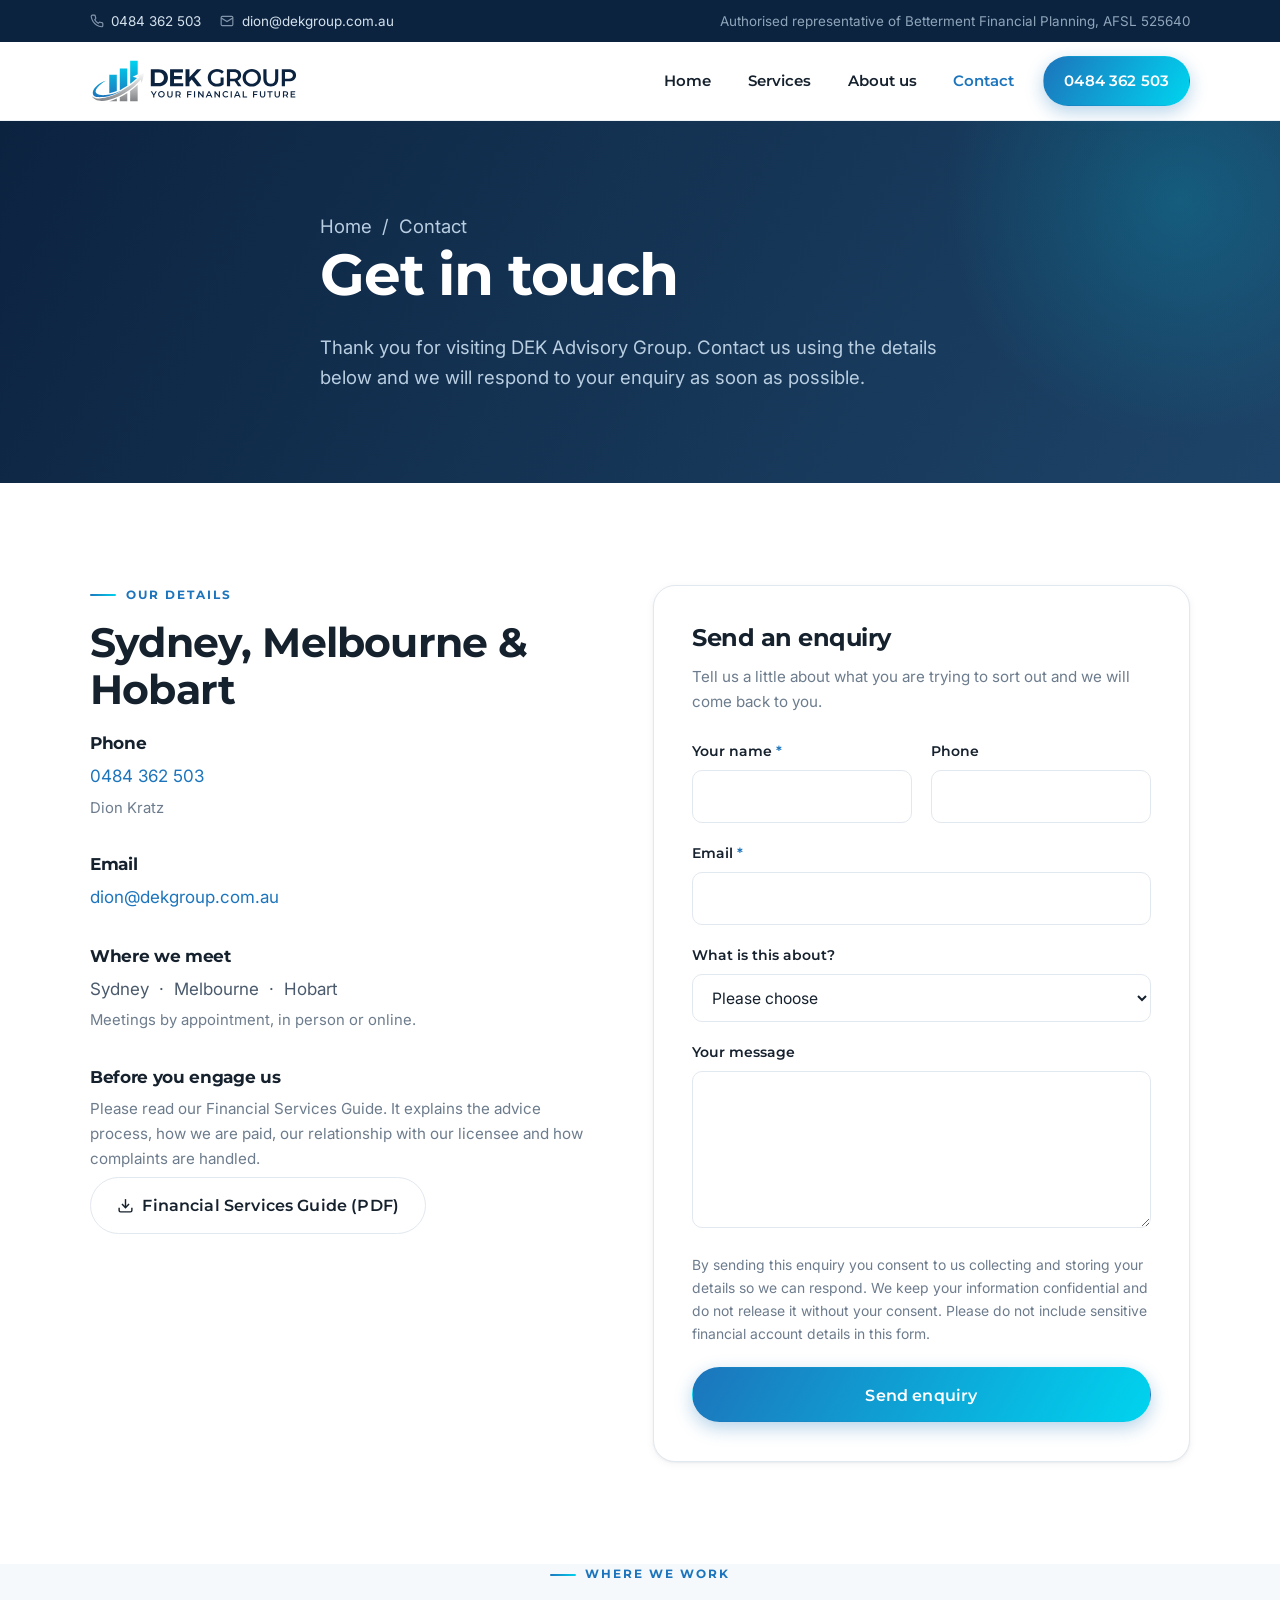
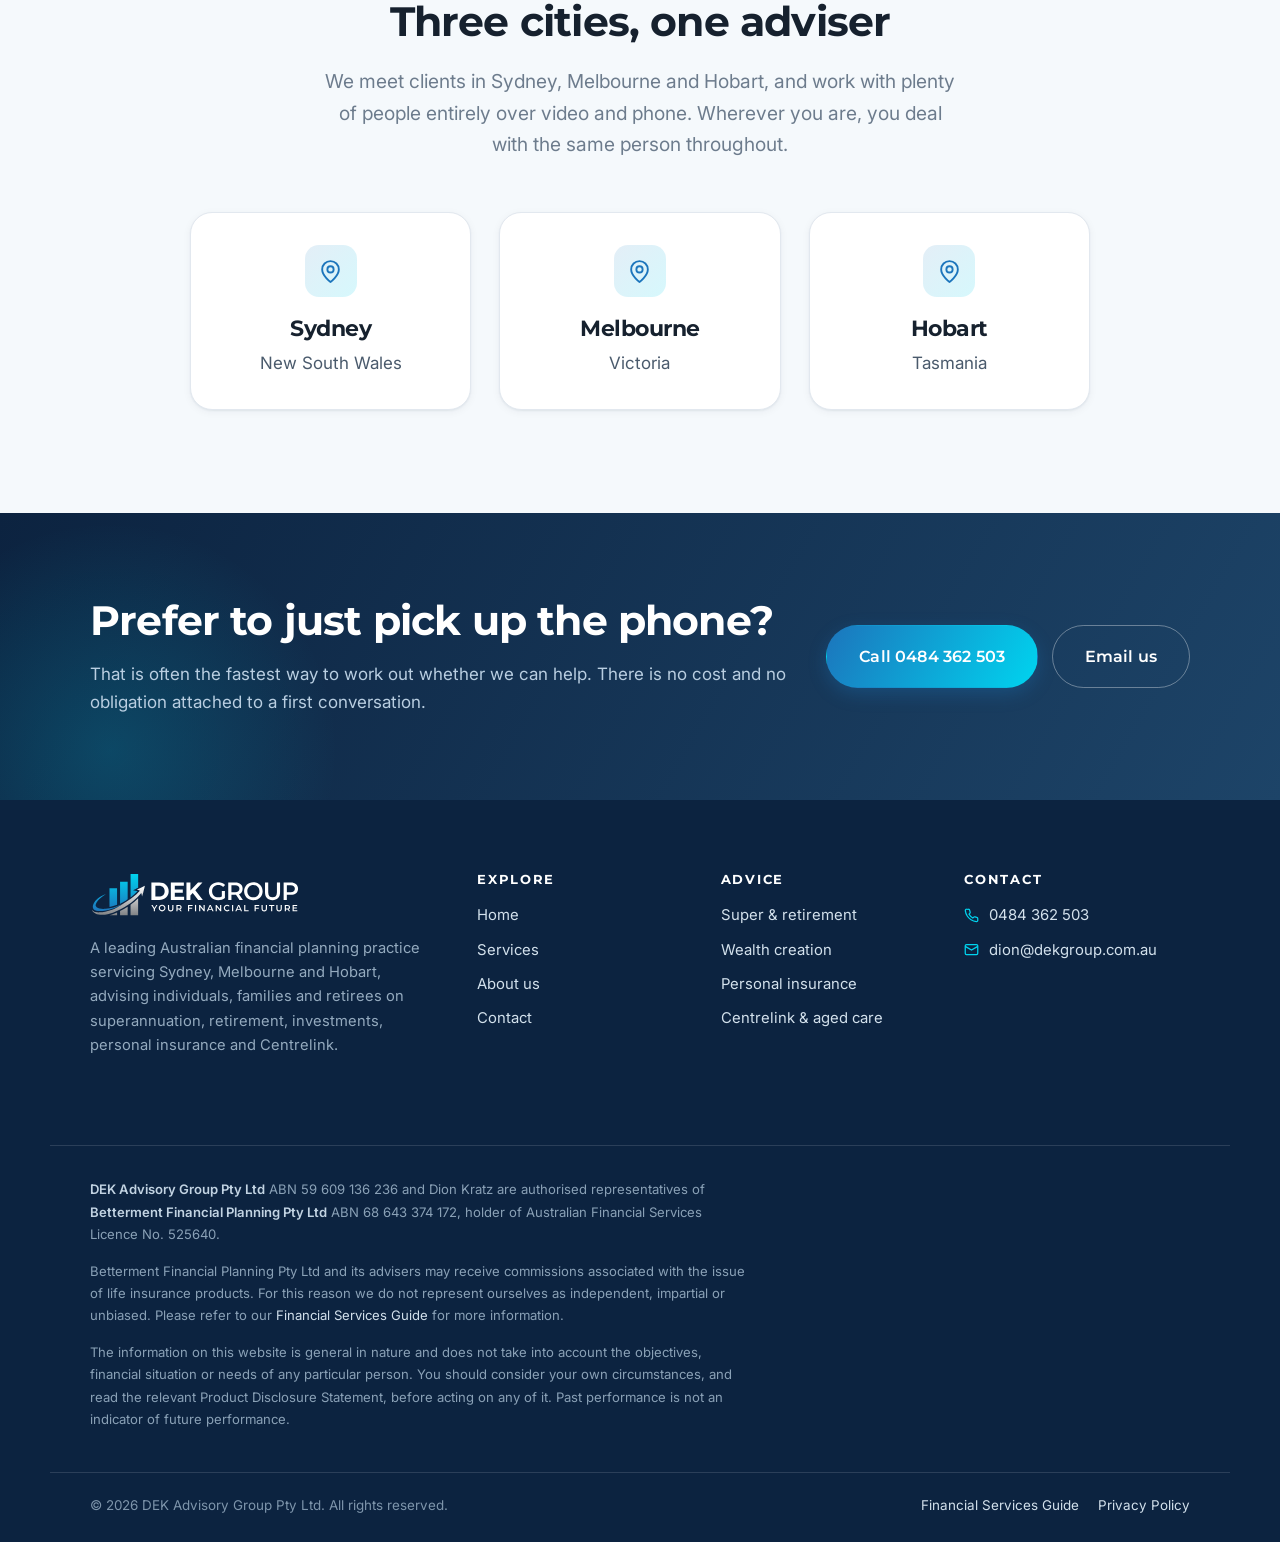
<file: contact.html>
<!DOCTYPE html>
<html lang="en-AU">
<head>
<meta charset="utf-8">
<meta name="viewport" content="width=device-width, initial-scale=1">
<title>Contact | DEK Advisory Group, Sydney Melbourne Hobart</title>
<meta name="description" content="Contact DEK Advisory Group. Call 0484 362 503 or send an enquiry to arrange an initial conversation with a financial adviser. Servicing Sydney, Melbourne and Hobart.">
<link rel="canonical" href="https://dekgroup.com.au/contact.html">
<meta name="theme-color" content="#0C2340">

<meta property="og:type" content="website">
<meta property="og:title" content="Contact | DEK Advisory Group">
<meta property="og:description" content="Call 0484 362 503 or send an enquiry. Servicing Sydney, Melbourne and Hobart.">
<meta property="og:url" content="https://dekgroup.com.au/contact.html">
<meta property="og:image" content="https://dekgroup.com.au/assets/img/hero.jpg">
<meta property="og:locale" content="en_AU">
<meta name="twitter:card" content="summary_large_image">

<link rel="icon" href="assets/img/favicon.svg" type="image/svg+xml">
<link rel="apple-touch-icon" href="assets/img/apple-touch-icon.png">

<link rel="preconnect" href="https://fonts.googleapis.com">
<link rel="preconnect" href="https://fonts.gstatic.com" crossorigin>
<link href="https://fonts.googleapis.com/css2?family=Inter:wght@400;500;600&family=Montserrat:wght@600;700&display=swap" rel="stylesheet">
<link rel="stylesheet" href="assets/css/styles.css">
</head>
<body>
<a class="skip-link" href="#main">Skip to content</a>

<div class="topbar">
  <div class="wrap topbar__inner">
    <ul class="topbar__list">
      <li>
        <svg viewBox="0 0 24 24" fill="none" stroke="currentColor" stroke-width="2" aria-hidden="true"><path d="M22 16.9v3a2 2 0 0 1-2.2 2 19.8 19.8 0 0 1-8.6-3.1 19.5 19.5 0 0 1-6-6A19.8 19.8 0 0 1 2.1 4.2 2 2 0 0 1 4.1 2h3a2 2 0 0 1 2 1.7c.1 1 .4 1.9.7 2.8a2 2 0 0 1-.5 2.1L8.1 9.9a16 16 0 0 0 6 6l1.3-1.2a2 2 0 0 1 2.1-.5c.9.3 1.8.6 2.8.7a2 2 0 0 1 1.7 2Z"/></svg>
        <a href="tel:+61484362503">0484 362 503</a>
      </li>
      <li>
        <svg viewBox="0 0 24 24" fill="none" stroke="currentColor" stroke-width="2" aria-hidden="true"><path d="M4 4h16a2 2 0 0 1 2 2v12a2 2 0 0 1-2 2H4a2 2 0 0 1-2-2V6a2 2 0 0 1 2-2Z"/><path d="m22 7-10 6L2 7"/></svg>
        <a href="mailto:dion@dekgroup.com.au">dion@dekgroup.com.au</a>
      </li>
    </ul>
    <p class="topbar__note" style="margin:0">Authorised representative of Betterment Financial Planning, AFSL 525640</p>
  </div>
</div>

<header class="site-header">
  <div class="wrap site-header__inner">
    <a class="brand" href="index.html" aria-label="DEK Advisory Group — home">
      <img src="assets/img/logo-dark.svg" alt="DEK Group — Your Financial Future" width="208" height="44">
    </a>
    <button class="nav-toggle" type="button" aria-expanded="false" aria-controls="primary-nav" aria-label="Open menu">
      <span></span><span></span><span></span>
    </button>
    <nav class="nav" id="primary-nav" aria-label="Primary">
      <ul class="nav__list">
        <li><a href="index.html">Home</a></li>
        <li><a href="services.html">Services</a></li>
        <li><a href="about.html">About us</a></li>
        <li><a href="contact.html" aria-current="page">Contact</a></li>
      </ul>
      <a class="btn btn--primary" href="tel:+61484362503">0484 362 503</a>
    </nav>
  </div>
</header>

<main id="main">

<section class="pagehead">
  <div class="wrap pagehead__inner">
    <p class="crumbs"><a href="index.html">Home</a> &nbsp;/&nbsp; Contact</p>
    <h1>Get in touch</h1>
    <p>
      Thank you for visiting DEK Advisory Group. Contact us using the details below and we will respond to
      your enquiry as soon as possible.
    </p>
  </div>
</section>

<section class="section">
  <div class="wrap">
    <div class="contact-grid">

      <!-- ---------- Details ---------- -->
      <div class="reveal">
        <p class="eyebrow">Our details</p>
        <h2>Sydney, Melbourne &amp; Hobart</h2>

        <div class="contact-block">
          <h3>Phone</h3>
          <p><a href="tel:+61484362503">0484 362 503</a></p>
          <p style="font-size:.93rem;color:var(--muted)">Dion Kratz</p>
        </div>

        <div class="contact-block">
          <h3>Email</h3>
          <p><a href="mailto:dion@dekgroup.com.au">dion@dekgroup.com.au</a></p>
        </div>

        <div class="contact-block">
          <h3>Where we meet</h3>
          <p>Sydney &nbsp;&middot;&nbsp; Melbourne &nbsp;&middot;&nbsp; Hobart</p>
          <p style="font-size:.93rem;color:var(--muted)">
            Meetings by appointment, in person or online.
          </p>
        </div>

        <div class="contact-block">
          <h3>Before you engage us</h3>
          <p style="font-size:.95rem;color:var(--muted)">
            Please read our Financial Services Guide. It explains the advice process, how we are paid, our
            relationship with our licensee and how complaints are handled.
          </p>
          <a class="btn btn--ghost" href="assets/pdf/DEK-Financial-Services-Guide.pdf" target="_blank" rel="noopener">
            <svg viewBox="0 0 24 24" fill="none" stroke="currentColor" stroke-width="2" aria-hidden="true"><path d="M21 15v4a2 2 0 0 1-2 2H5a2 2 0 0 1-2-2v-4"/><path d="m7 10 5 5 5-5"/><path d="M12 15V3"/></svg>
            Financial Services Guide (PDF)
          </a>
        </div>
      </div>

      <!-- ---------- Form ---------- -->
      <div class="reveal">
        <form class="form" id="enquiry-form" method="post" action="/send.php" novalidate>
          <h2 style="font-size:1.5rem">Send an enquiry</h2>
          <p id="form-error" class="note" hidden style="border-left-color:#C0392B;background:#FDF2F0;margin-bottom:1.2rem">
            Something went wrong sending that. Please check your name and email address and try again,
            or call us on <a href="tel:+61484362503">0484 362 503</a>.
          </p>
          <p style="font-size:.95rem;color:var(--muted);margin-bottom:1.6rem">
            Tell us a little about what you are trying to sort out and we will come back to you.
          </p>

          <div class="field-row">
            <div class="field">
              <label for="name">Your name <span class="req" aria-hidden="true">*</span></label>
              <input type="text" id="name" name="name" autocomplete="name" required>
            </div>
            <div class="field">
              <label for="phone">Phone</label>
              <input type="tel" id="phone" name="phone" autocomplete="tel">
            </div>
          </div>

          <div class="field">
            <label for="email">Email <span class="req" aria-hidden="true">*</span></label>
            <input type="email" id="email" name="email" autocomplete="email" required>
          </div>

          <div class="field">
            <label for="topic">What is this about?</label>
            <select id="topic" name="topic">
              <option value="">Please choose</option>
              <option>Superannuation &amp; retirement</option>
              <option>Wealth creation &amp; investing</option>
              <option>Personal insurance</option>
              <option>Centrelink, aged care or estate planning</option>
              <option>A general question</option>
            </select>
          </div>

          <div class="field">
            <label for="message">Your message</label>
            <textarea id="message" name="message" rows="5"></textarea>
          </div>

          <!-- Spam trap: hidden from people, filled in by bots -->
          <div class="honeypot" aria-hidden="true">
            <label for="_company">Company</label>
            <input type="text" id="_company" name="_company" tabindex="-1" autocomplete="off">
          </div>

          <p class="form__consent">
            By sending this enquiry you consent to us collecting and storing your details so we can respond.
            We keep your information confidential and do not release it without your consent. Please do not
            include sensitive financial account details in this form.
          </p>

          <button class="btn btn--primary btn--lg" type="submit" style="width:100%">Send enquiry</button>
        </form>
      </div>

    </div>
  </div>
</section>

<!-- ===================== Where we work ===================== -->
<section class="section section--soft" style="padding-top:0">
  <div class="wrap">
    <div class="section-head center reveal">
      <p class="eyebrow">Where we work</p>
      <h2>Three cities, one adviser</h2>
      <p class="lede">
        We meet clients in Sydney, Melbourne and Hobart, and work with plenty of people entirely
        over video and phone. Wherever you are, you deal with the same person throughout.
      </p>
    </div>

    <div class="grid grid--3 reveal" style="max-width:900px;margin-inline:auto">
      <article class="card text-center">
        <div class="card__icon" style="margin-inline:auto">
          <svg viewBox="0 0 24 24" fill="none" stroke="currentColor" stroke-width="1.8" aria-hidden="true"><path d="M20 10c0 6-8 12-8 12s-8-6-8-12a8 8 0 0 1 16 0Z"/><circle cx="12" cy="10" r="3"/></svg>
        </div>
        <h3>Sydney</h3>
        <p class="mb-0">New South Wales</p>
      </article>
      <article class="card text-center">
        <div class="card__icon" style="margin-inline:auto">
          <svg viewBox="0 0 24 24" fill="none" stroke="currentColor" stroke-width="1.8" aria-hidden="true"><path d="M20 10c0 6-8 12-8 12s-8-6-8-12a8 8 0 0 1 16 0Z"/><circle cx="12" cy="10" r="3"/></svg>
        </div>
        <h3>Melbourne</h3>
        <p class="mb-0">Victoria</p>
      </article>
      <article class="card text-center">
        <div class="card__icon" style="margin-inline:auto">
          <svg viewBox="0 0 24 24" fill="none" stroke="currentColor" stroke-width="1.8" aria-hidden="true"><path d="M20 10c0 6-8 12-8 12s-8-6-8-12a8 8 0 0 1 16 0Z"/><circle cx="12" cy="10" r="3"/></svg>
        </div>
        <h3>Hobart</h3>
        <p class="mb-0">Tasmania</p>
      </article>
    </div>
  </div>
</section>

<section class="cta-band">
  <div class="wrap cta-band__inner">
    <div>
      <h2>Prefer to just pick up the phone?</h2>
      <p>
        That is often the fastest way to work out whether we can help. There is no cost and no obligation
        attached to a first conversation.
      </p>
    </div>
    <div class="btn-row">
      <a class="btn btn--primary btn--lg" href="tel:+61484362503">Call 0484 362 503</a>
      <a class="btn btn--onDark btn--lg" href="mailto:dion@dekgroup.com.au">Email us</a>
    </div>
  </div>
</section>

</main>

<footer class="site-footer footer">
  <div class="wrap footer__top">
    <div class="footer__brand">
      <img src="assets/img/logo-white.svg" alt="DEK Group — Your Financial Future" width="210" height="44" loading="lazy">
      <p>
        A leading Australian financial planning practice servicing Sydney, Melbourne and Hobart,
        advising individuals, families and retirees on superannuation, retirement, investments,
        personal insurance and Centrelink.
      </p>
    </div>
    <div>
      <h4>Explore</h4>
      <ul>
        <li><a href="index.html">Home</a></li>
        <li><a href="services.html">Services</a></li>
        <li><a href="about.html">About us</a></li>
        <li><a href="contact.html">Contact</a></li>
      </ul>
    </div>
    <div>
      <h4>Advice</h4>
      <ul>
        <li><a href="services.html#retirement">Super &amp; retirement</a></li>
        <li><a href="services.html#investing">Wealth creation</a></li>
        <li><a href="services.html#protection">Personal insurance</a></li>
        <li><a href="services.html#centrelink">Centrelink &amp; aged care</a></li>
      </ul>
    </div>
    <div>
      <h4>Contact</h4>
      <ul class="footer__contact">
        <li>
          <svg viewBox="0 0 24 24" fill="none" stroke="currentColor" stroke-width="2" aria-hidden="true"><path d="M22 16.9v3a2 2 0 0 1-2.2 2 19.8 19.8 0 0 1-8.6-3.1 19.5 19.5 0 0 1-6-6A19.8 19.8 0 0 1 2.1 4.2 2 2 0 0 1 4.1 2h3a2 2 0 0 1 2 1.7c.1 1 .4 1.9.7 2.8a2 2 0 0 1-.5 2.1L8.1 9.9a16 16 0 0 0 6 6l1.3-1.2a2 2 0 0 1 2.1-.5c.9.3 1.8.6 2.8.7a2 2 0 0 1 1.7 2Z"/></svg>
          <a href="tel:+61484362503">0484 362 503</a>
        </li>
        <li>
          <svg viewBox="0 0 24 24" fill="none" stroke="currentColor" stroke-width="2" aria-hidden="true"><path d="M4 4h16a2 2 0 0 1 2 2v12a2 2 0 0 1-2 2H4a2 2 0 0 1-2-2V6a2 2 0 0 1 2-2Z"/><path d="m22 7-10 6L2 7"/></svg>
          <a href="mailto:dion@dekgroup.com.au">dion@dekgroup.com.au</a>
        </li>
      </ul>
    </div>
  </div>

  <div class="wrap footer__legal">
    <p>
      <strong>DEK Advisory Group Pty Ltd</strong> ABN 59 609 136 236 and Dion Kratz are authorised
      representatives of <strong>Betterment Financial Planning Pty Ltd</strong> ABN 68 643 374 172,
      holder of Australian Financial Services Licence No. 525640.
    </p>
    <p>
      Betterment Financial Planning Pty Ltd and its advisers may receive commissions associated with the
      issue of life insurance products. For this reason we do not represent ourselves as independent,
      impartial or unbiased. Please refer to our
      <a href="assets/pdf/DEK-Financial-Services-Guide.pdf" target="_blank" rel="noopener">Financial Services Guide</a>
      for more information.
    </p>
    <p>
      The information on this website is general in nature and does not take into account the objectives,
      financial situation or needs of any particular person. You should consider your own circumstances,
      and read the relevant Product Disclosure Statement, before acting on any of it. Past performance is
      not an indicator of future performance.
    </p>
  </div>

  <div class="wrap footer__bottom">
    <p style="margin:0">&copy; <span id="year">2026</span> DEK Advisory Group Pty Ltd. All rights reserved.</p>
    <ul>
      <li><a href="assets/pdf/DEK-Financial-Services-Guide.pdf" target="_blank" rel="noopener">Financial Services Guide</a></li>
      <li><a href="privacy.html">Privacy Policy</a></li>
    </ul>
  </div>
</footer>

<script src="assets/js/main.js" defer></script>
</body>
</html>
</file>
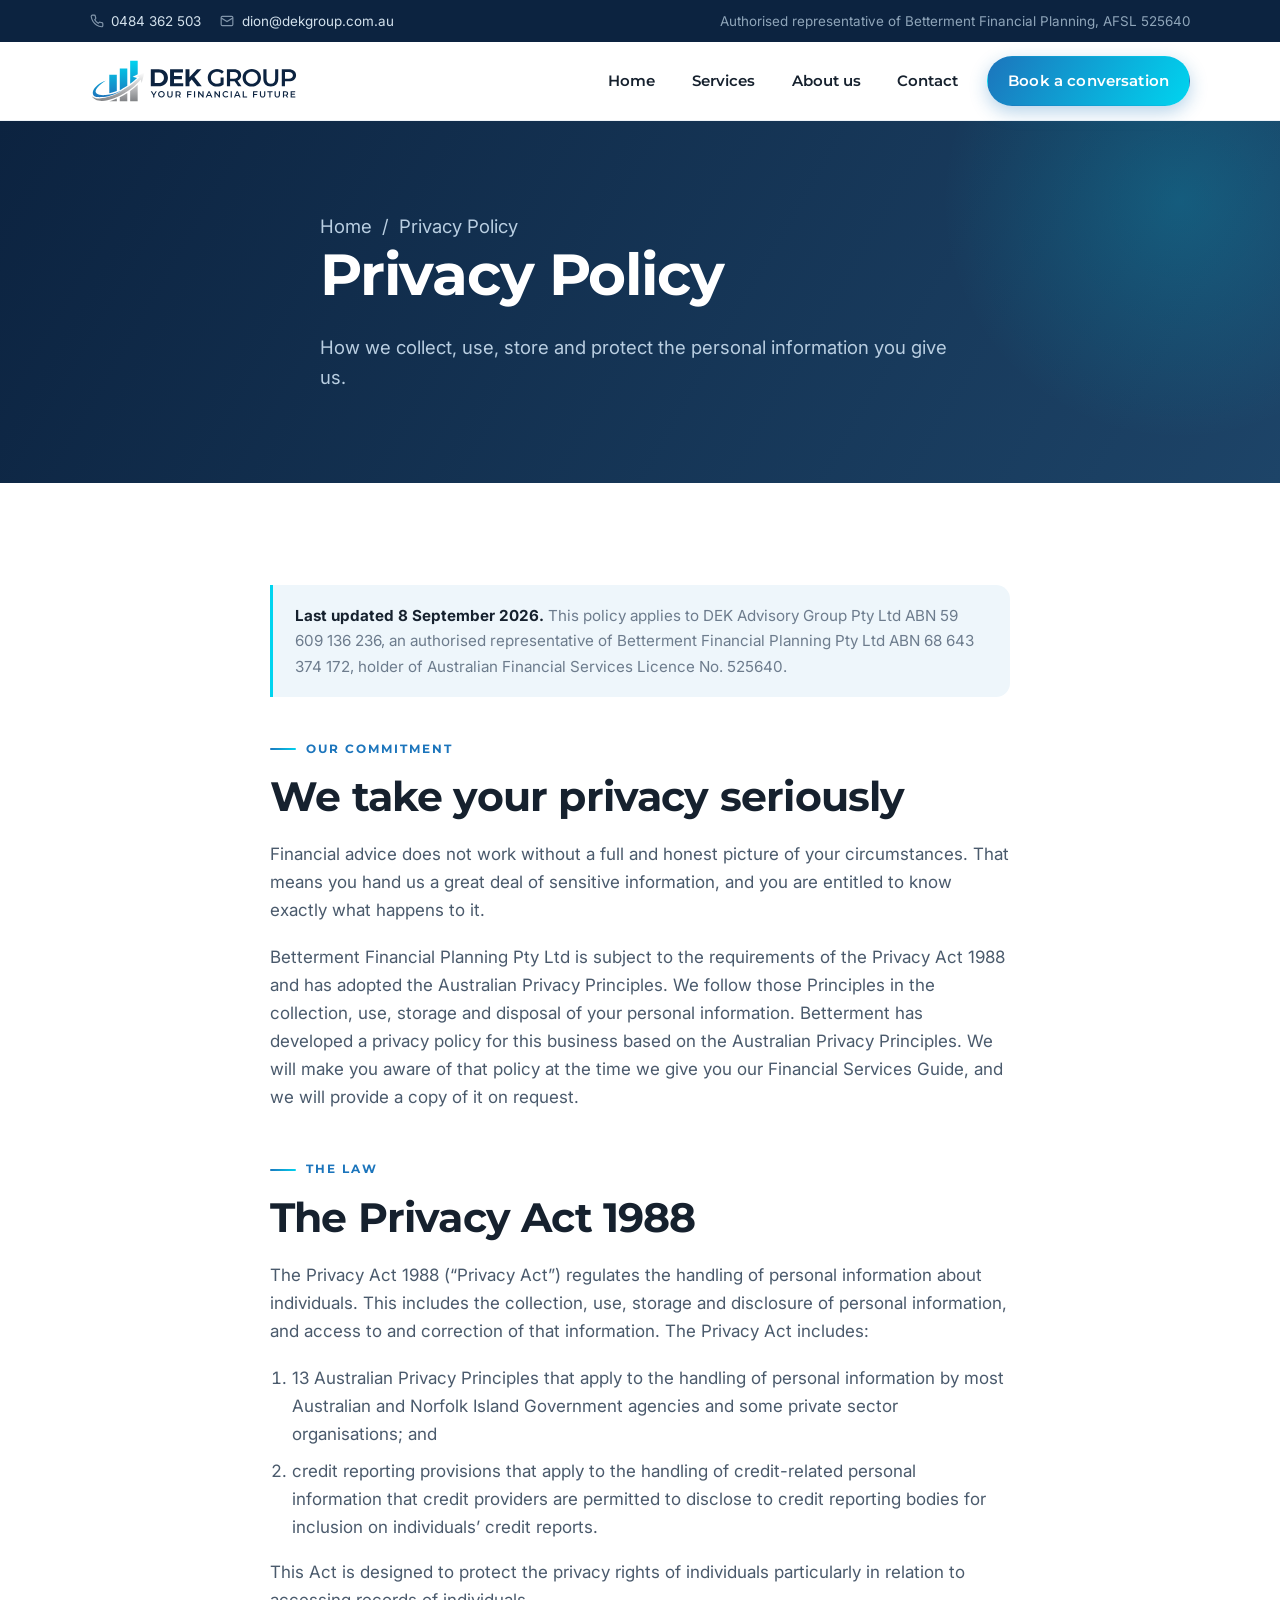
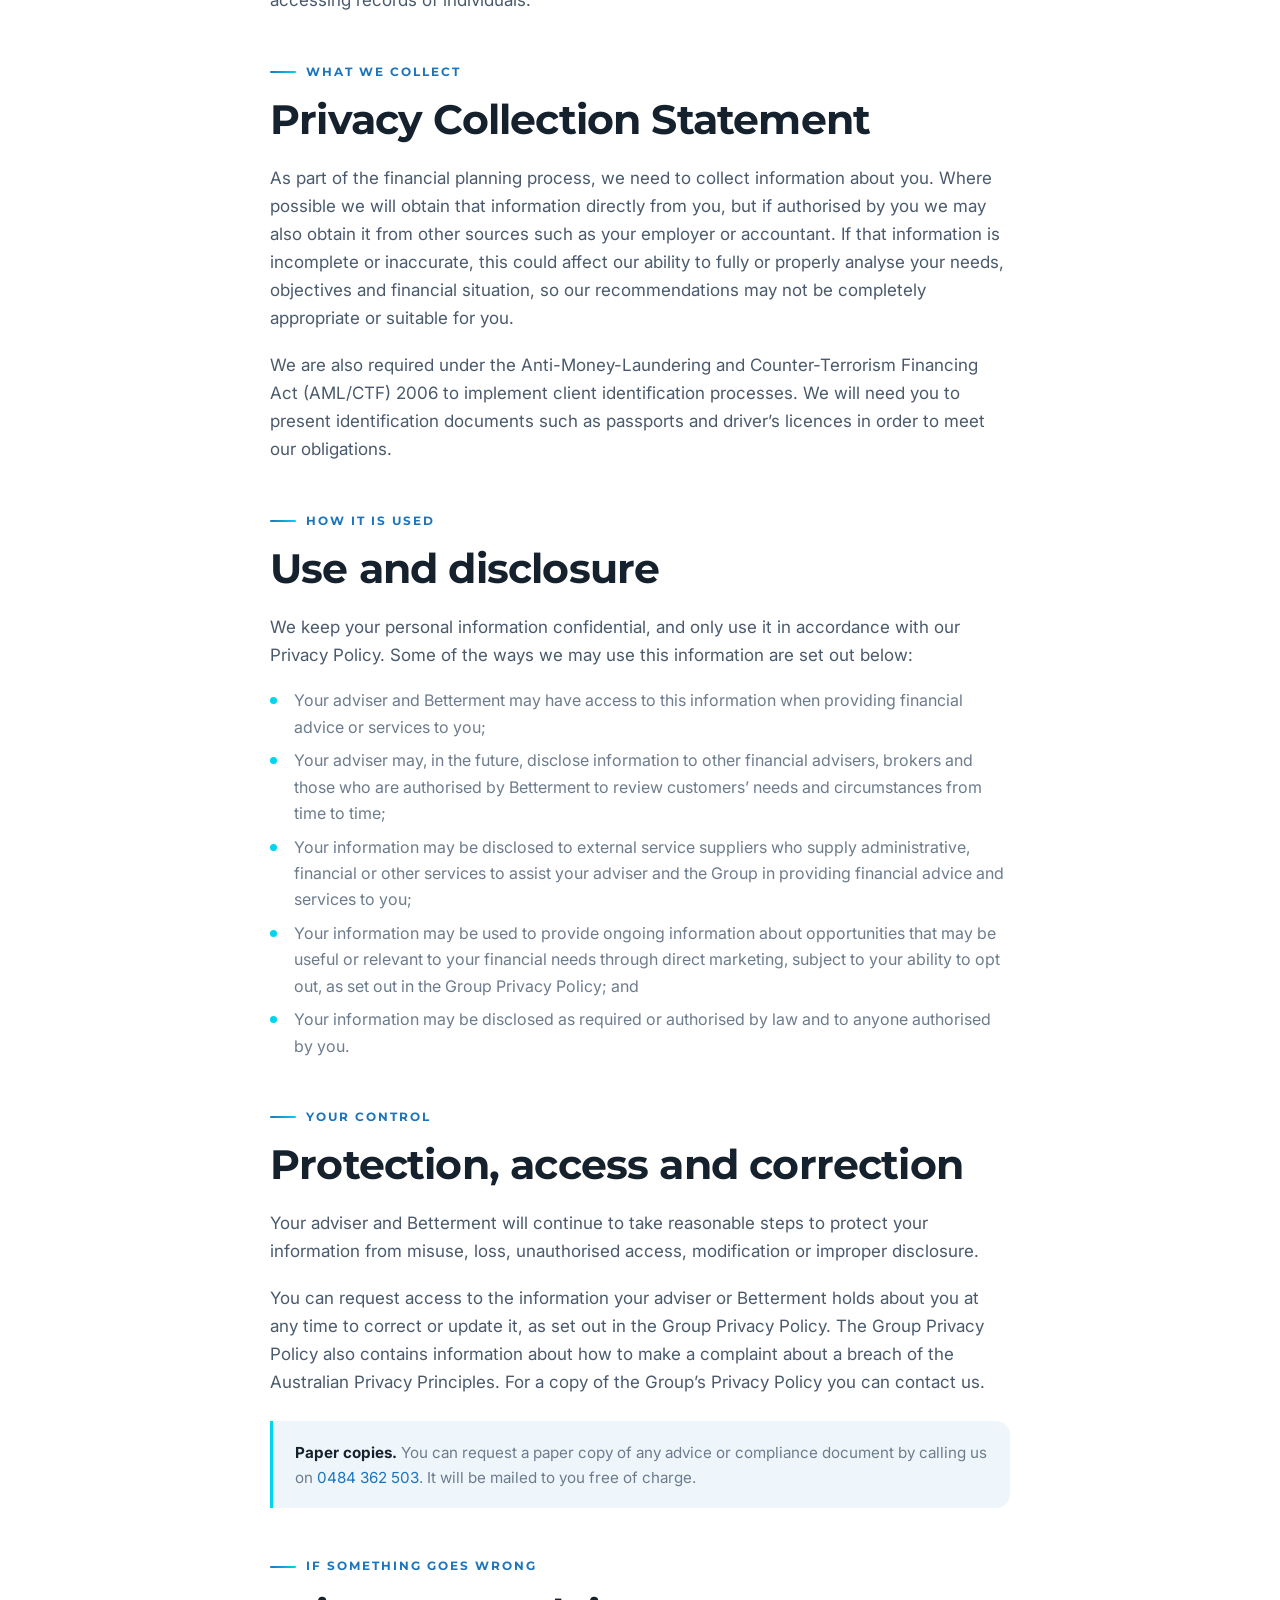
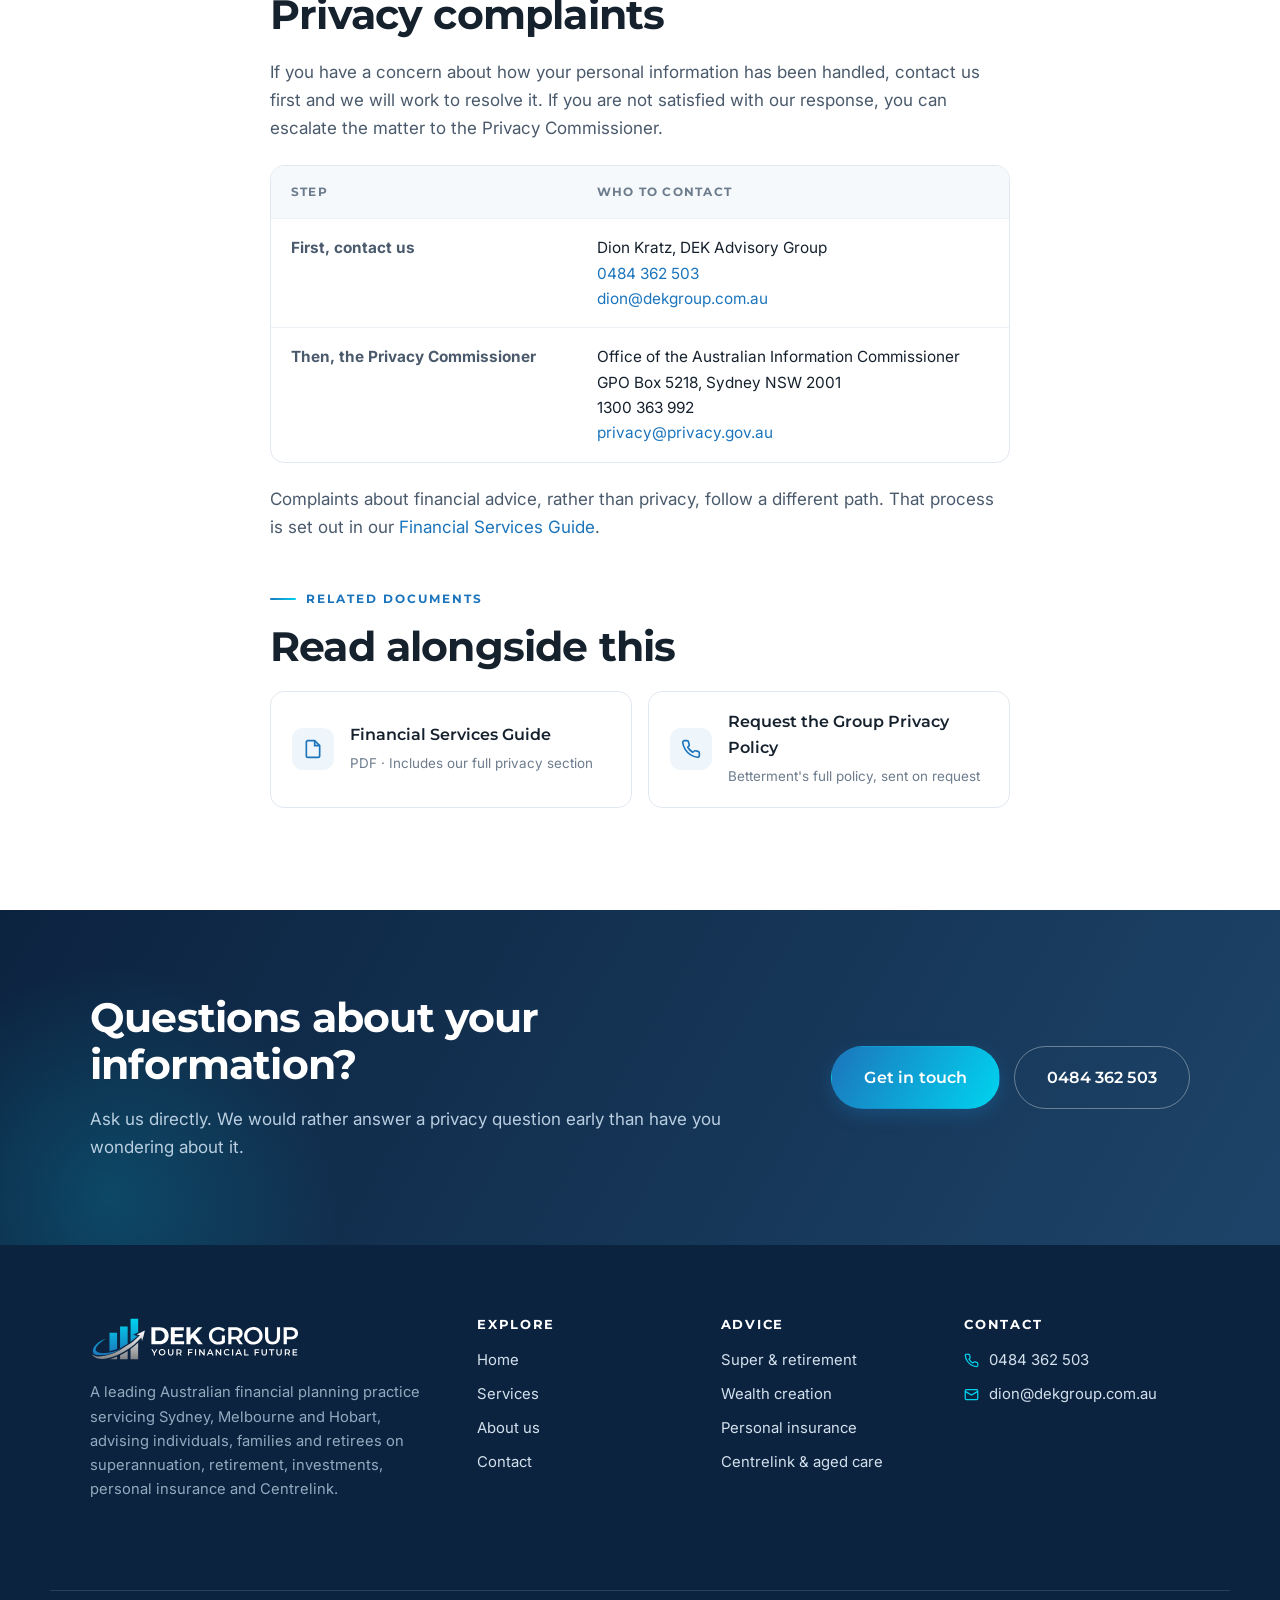
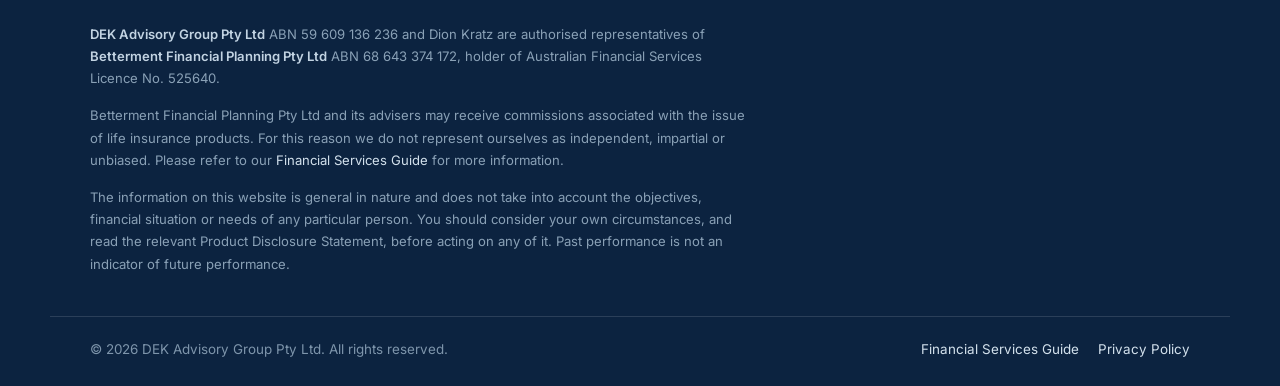
<file: privacy.html>
<!DOCTYPE html>
<html lang="en-AU">
<head>
<meta charset="utf-8">
<meta name="viewport" content="width=device-width, initial-scale=1">
<title>Privacy Policy | DEK Advisory Group</title>
<meta name="description" content="How DEK Advisory Group collects, uses, stores and protects your personal information under the Privacy Act 1988 and the Australian Privacy Principles.">
<link rel="canonical" href="https://dekgroup.com.au/privacy.html">
<meta name="theme-color" content="#0C2340">

<meta property="og:type" content="website">
<meta property="og:title" content="Privacy Policy | DEK Advisory Group">
<meta property="og:description" content="How we collect, use, store and protect your personal information.">
<meta property="og:url" content="https://dekgroup.com.au/privacy.html">
<meta property="og:image" content="https://dekgroup.com.au/assets/img/hero.jpg">
<meta property="og:locale" content="en_AU">
<meta name="twitter:card" content="summary_large_image">

<link rel="icon" href="assets/img/favicon.svg" type="image/svg+xml">
<link rel="apple-touch-icon" href="assets/img/apple-touch-icon.png">

<link rel="preconnect" href="https://fonts.googleapis.com">
<link rel="preconnect" href="https://fonts.gstatic.com" crossorigin>
<link href="https://fonts.googleapis.com/css2?family=Inter:wght@400;500;600&family=Montserrat:wght@600;700&display=swap" rel="stylesheet">
<link rel="stylesheet" href="assets/css/styles.css">
</head>
<body>
<a class="skip-link" href="#main">Skip to content</a>

<div class="topbar">
  <div class="wrap topbar__inner">
    <ul class="topbar__list">
      <li>
        <svg viewBox="0 0 24 24" fill="none" stroke="currentColor" stroke-width="2" aria-hidden="true"><path d="M22 16.9v3a2 2 0 0 1-2.2 2 19.8 19.8 0 0 1-8.6-3.1 19.5 19.5 0 0 1-6-6A19.8 19.8 0 0 1 2.1 4.2 2 2 0 0 1 4.1 2h3a2 2 0 0 1 2 1.7c.1 1 .4 1.9.7 2.8a2 2 0 0 1-.5 2.1L8.1 9.9a16 16 0 0 0 6 6l1.3-1.2a2 2 0 0 1 2.1-.5c.9.3 1.8.6 2.8.7a2 2 0 0 1 1.7 2Z"/></svg>
        <a href="tel:+61484362503">0484 362 503</a>
      </li>
      <li>
        <svg viewBox="0 0 24 24" fill="none" stroke="currentColor" stroke-width="2" aria-hidden="true"><path d="M4 4h16a2 2 0 0 1 2 2v12a2 2 0 0 1-2 2H4a2 2 0 0 1-2-2V6a2 2 0 0 1 2-2Z"/><path d="m22 7-10 6L2 7"/></svg>
        <a href="mailto:dion@dekgroup.com.au">dion@dekgroup.com.au</a>
      </li>
    </ul>
    <p class="topbar__note" style="margin:0">Authorised representative of Betterment Financial Planning, AFSL 525640</p>
  </div>
</div>

<header class="site-header">
  <div class="wrap site-header__inner">
    <a class="brand" href="index.html" aria-label="DEK Advisory Group — home">
      <img src="assets/img/logo-dark.svg" alt="DEK Group — Your Financial Future" width="208" height="44">
    </a>
    <button class="nav-toggle" type="button" aria-expanded="false" aria-controls="primary-nav" aria-label="Open menu">
      <span></span><span></span><span></span>
    </button>
    <nav class="nav" id="primary-nav" aria-label="Primary">
      <ul class="nav__list">
        <li><a href="index.html">Home</a></li>
        <li><a href="services.html">Services</a></li>
        <li><a href="about.html">About us</a></li>
        <li><a href="contact.html">Contact</a></li>
      </ul>
      <a class="btn btn--primary" href="contact.html">Book a conversation</a>
    </nav>
  </div>
</header>

<main id="main">

<section class="pagehead">
  <div class="wrap pagehead__inner">
    <p class="crumbs"><a href="index.html">Home</a> &nbsp;/&nbsp; Privacy Policy</p>
    <h1>Privacy Policy</h1>
    <p>
      How we collect, use, store and protect the personal information you give us.
    </p>
  </div>
</section>

<section class="section">
  <div class="wrap" style="max-width:820px">

    <p class="note" style="margin-bottom:2.6rem">
      <strong>Last updated 8 September 2026.</strong> This policy applies to DEK Advisory Group Pty Ltd
      ABN 59 609 136 236, an authorised representative of Betterment Financial Planning Pty Ltd
      ABN 68 643 374 172, holder of Australian Financial Services Licence No. 525640.
    </p>

    <!-- ---------- commitment ---------- -->
    <div class="reveal">
      <p class="eyebrow">Our commitment</p>
      <h2>We take your privacy seriously</h2>
      <p>
        Financial advice does not work without a full and honest picture of your circumstances. That means
        you hand us a great deal of sensitive information, and you are entitled to know exactly what happens
        to it.
      </p>
      <p>
        Betterment Financial Planning Pty Ltd is subject to the requirements of the Privacy Act 1988 and has
        adopted the Australian Privacy Principles. We follow those Principles in the collection, use, storage
        and disposal of your personal information. Betterment has developed a privacy policy for this
        business based on the Australian Privacy Principles. We will make you aware of that policy at the
        time we give you our Financial Services Guide, and we will provide a copy of it on request.
      </p>
    </div>

    <!-- ---------- the act ---------- -->
    <div class="reveal" style="margin-top:3rem">
      <p class="eyebrow">The law</p>
      <h2>The Privacy Act 1988</h2>
      <p>
        The Privacy Act 1988 (&ldquo;Privacy Act&rdquo;) regulates the handling of personal information about
        individuals. This includes the collection, use, storage and disclosure of personal information, and
        access to and correction of that information. The Privacy Act includes:
      </p>
      <ol style="padding-left:1.3em">
        <li>
          13 Australian Privacy Principles that apply to the handling of personal information by most
          Australian and Norfolk Island Government agencies and some private sector organisations; and
        </li>
        <li>
          credit reporting provisions that apply to the handling of credit-related personal information that
          credit providers are permitted to disclose to credit reporting bodies for inclusion on
          individuals&rsquo; credit reports.
        </li>
      </ol>
      <p>
        This Act is designed to protect the privacy rights of individuals particularly in relation to
        accessing records of individuals.
      </p>
    </div>

    <!-- ---------- collection ---------- -->
    <div class="reveal" style="margin-top:3rem">
      <p class="eyebrow">What we collect</p>
      <h2>Privacy Collection Statement</h2>
      <p>
        As part of the financial planning process, we need to collect information about you. Where possible
        we will obtain that information directly from you, but if authorised by you we may also obtain it
        from other sources such as your employer or accountant. If that information is incomplete or
        inaccurate, this could affect our ability to fully or properly analyse your needs, objectives and
        financial situation, so our recommendations may not be completely appropriate or suitable for you.
      </p>
      <p>
        We are also required under the Anti-Money-Laundering and Counter-Terrorism Financing Act (AML/CTF)
        2006 to implement client identification processes. We will need you to present identification
        documents such as passports and driver&rsquo;s licences in order to meet our obligations.
      </p>
    </div>

    <!-- ---------- use ---------- -->
    <div class="reveal" style="margin-top:3rem">
      <p class="eyebrow">How it is used</p>
      <h2>Use and disclosure</h2>
      <p>
        We keep your personal information confidential, and only use it in accordance with our Privacy
        Policy. Some of the ways we may use this information are set out below:
      </p>
      <ul class="card__list" style="font-size:1rem">
        <li>Your adviser and Betterment may have access to this information when providing financial advice or services to you;</li>
        <li>Your adviser may, in the future, disclose information to other financial advisers, brokers and those who are authorised by Betterment to review customers&rsquo; needs and circumstances from time to time;</li>
        <li>Your information may be disclosed to external service suppliers who supply administrative, financial or other services to assist your adviser and the Group in providing financial advice and services to you;</li>
        <li>Your information may be used to provide ongoing information about opportunities that may be useful or relevant to your financial needs through direct marketing, subject to your ability to opt out, as set out in the Group Privacy Policy; and</li>
        <li>Your information may be disclosed as required or authorised by law and to anyone authorised by you.</li>
      </ul>
    </div>

    <!-- ---------- protection & access ---------- -->
    <div class="reveal" style="margin-top:3rem">
      <p class="eyebrow">Your control</p>
      <h2>Protection, access and correction</h2>
      <p>
        Your adviser and Betterment will continue to take reasonable steps to protect your information from
        misuse, loss, unauthorised access, modification or improper disclosure.
      </p>
      <p>
        You can request access to the information your adviser or Betterment holds about you at any time to
        correct or update it, as set out in the Group Privacy Policy. The Group Privacy Policy also contains
        information about how to make a complaint about a breach of the Australian Privacy Principles.
        For a copy of the Group&rsquo;s Privacy Policy you can contact us.
      </p>

      <div class="note" style="margin-top:1.6rem">
        <p>
          <strong>Paper copies.</strong> You can request a paper copy of any advice or compliance document by
          calling us on <a href="tel:+61484362503">0484 362 503</a>. It will be mailed to you free of charge.
        </p>
      </div>
    </div>

    <!-- ---------- complaints ---------- -->
    <div class="reveal" style="margin-top:3rem">
      <p class="eyebrow">If something goes wrong</p>
      <h2>Privacy complaints</h2>
      <p>
        If you have a concern about how your personal information has been handled, contact us first and we
        will work to resolve it. If you are not satisfied with our response, you can escalate the matter to
        the Privacy Commissioner.
      </p>

      <div class="table-wrap" style="margin-top:1.4rem">
        <table class="fees">
          <caption class="visually-hidden">Who to contact about a privacy concern</caption>
          <thead>
            <tr><th scope="col">Step</th><th scope="col">Who to contact</th></tr>
          </thead>
          <tbody>
            <tr>
              <td><strong>First, contact us</strong></td>
              <td style="font-family:inherit;font-weight:400;white-space:normal">
                Dion Kratz, DEK Advisory Group<br>
                <a href="tel:+61484362503">0484 362 503</a><br>
                <a href="mailto:dion@dekgroup.com.au">dion@dekgroup.com.au</a>
              </td>
            </tr>
            <tr>
              <td><strong>Then, the Privacy Commissioner</strong></td>
              <td style="font-family:inherit;font-weight:400;white-space:normal">
                Office of the Australian Information Commissioner<br>
                GPO Box 5218, Sydney NSW 2001<br>
                1300 363 992<br>
                <a href="mailto:privacy@privacy.gov.au">privacy@privacy.gov.au</a>
              </td>
            </tr>
          </tbody>
        </table>
      </div>

      <p style="margin-top:1.4rem">
        Complaints about financial advice, rather than privacy, follow a different path. That process is set
        out in our
        <a href="assets/pdf/DEK-Financial-Services-Guide.pdf" target="_blank" rel="noopener">Financial Services Guide</a>.
      </p>
    </div>

    <!-- ---------- documents ---------- -->
    <div class="reveal" style="margin-top:3rem">
      <p class="eyebrow">Related documents</p>
      <h2>Read alongside this</h2>
      <ul class="doc-list">
        <li class="doc">
          <span class="doc__icon">
            <svg viewBox="0 0 24 24" fill="none" stroke="currentColor" stroke-width="2" aria-hidden="true"><path d="M14 2H6a2 2 0 0 0-2 2v16a2 2 0 0 0 2 2h12a2 2 0 0 0 2-2V8Z"/><path d="M14 2v6h6"/></svg>
          </span>
          <span>
            <a class="doc__name" href="assets/pdf/DEK-Financial-Services-Guide.pdf" target="_blank" rel="noopener">Financial Services Guide</a>
            <span class="doc__meta">PDF &middot; Includes our full privacy section</span>
          </span>
        </li>
        <li class="doc">
          <span class="doc__icon">
            <svg viewBox="0 0 24 24" fill="none" stroke="currentColor" stroke-width="2" aria-hidden="true"><path d="M22 16.9v3a2 2 0 0 1-2.2 2 19.8 19.8 0 0 1-8.6-3.1 19.5 19.5 0 0 1-6-6A19.8 19.8 0 0 1 2.1 4.2 2 2 0 0 1 4.1 2h3a2 2 0 0 1 2 1.7c.1 1 .4 1.9.7 2.8a2 2 0 0 1-.5 2.1L8.1 9.9a16 16 0 0 0 6 6l1.3-1.2a2 2 0 0 1 2.1-.5c.9.3 1.8.6 2.8.7a2 2 0 0 1 1.7 2Z"/></svg>
          </span>
          <span>
            <a class="doc__name" href="contact.html">Request the Group Privacy Policy</a>
            <span class="doc__meta">Betterment's full policy, sent on request</span>
          </span>
        </li>
      </ul>
    </div>

  </div>
</section>

<section class="cta-band">
  <div class="wrap cta-band__inner">
    <div>
      <h2>Questions about your information?</h2>
      <p>
        Ask us directly. We would rather answer a privacy question early than have you wondering about it.
      </p>
    </div>
    <div class="btn-row">
      <a class="btn btn--primary btn--lg" href="contact.html">Get in touch</a>
      <a class="btn btn--onDark btn--lg" href="tel:+61484362503">0484 362 503</a>
    </div>
  </div>
</section>

</main>

<footer class="site-footer footer">
  <div class="wrap footer__top">
    <div class="footer__brand">
      <img src="assets/img/logo-white.svg" alt="DEK Group — Your Financial Future" width="210" height="44" loading="lazy">
      <p>
        A leading Australian financial planning practice servicing Sydney, Melbourne and Hobart,
        advising individuals, families and retirees on superannuation, retirement, investments,
        personal insurance and Centrelink.
      </p>
    </div>
    <div>
      <h4>Explore</h4>
      <ul>
        <li><a href="index.html">Home</a></li>
        <li><a href="services.html">Services</a></li>
        <li><a href="about.html">About us</a></li>
        <li><a href="contact.html">Contact</a></li>
      </ul>
    </div>
    <div>
      <h4>Advice</h4>
      <ul>
        <li><a href="services.html#retirement">Super &amp; retirement</a></li>
        <li><a href="services.html#investing">Wealth creation</a></li>
        <li><a href="services.html#protection">Personal insurance</a></li>
        <li><a href="services.html#centrelink">Centrelink &amp; aged care</a></li>
      </ul>
    </div>
    <div>
      <h4>Contact</h4>
      <ul class="footer__contact">
        <li>
          <svg viewBox="0 0 24 24" fill="none" stroke="currentColor" stroke-width="2" aria-hidden="true"><path d="M22 16.9v3a2 2 0 0 1-2.2 2 19.8 19.8 0 0 1-8.6-3.1 19.5 19.5 0 0 1-6-6A19.8 19.8 0 0 1 2.1 4.2 2 2 0 0 1 4.1 2h3a2 2 0 0 1 2 1.7c.1 1 .4 1.9.7 2.8a2 2 0 0 1-.5 2.1L8.1 9.9a16 16 0 0 0 6 6l1.3-1.2a2 2 0 0 1 2.1-.5c.9.3 1.8.6 2.8.7a2 2 0 0 1 1.7 2Z"/></svg>
          <a href="tel:+61484362503">0484 362 503</a>
        </li>
        <li>
          <svg viewBox="0 0 24 24" fill="none" stroke="currentColor" stroke-width="2" aria-hidden="true"><path d="M4 4h16a2 2 0 0 1 2 2v12a2 2 0 0 1-2 2H4a2 2 0 0 1-2-2V6a2 2 0 0 1 2-2Z"/><path d="m22 7-10 6L2 7"/></svg>
          <a href="mailto:dion@dekgroup.com.au">dion@dekgroup.com.au</a>
        </li>
      </ul>
    </div>
  </div>

  <div class="wrap footer__legal">
    <p>
      <strong>DEK Advisory Group Pty Ltd</strong> ABN 59 609 136 236 and Dion Kratz are authorised
      representatives of <strong>Betterment Financial Planning Pty Ltd</strong> ABN 68 643 374 172,
      holder of Australian Financial Services Licence No. 525640.
    </p>
    <p>
      Betterment Financial Planning Pty Ltd and its advisers may receive commissions associated with the
      issue of life insurance products. For this reason we do not represent ourselves as independent,
      impartial or unbiased. Please refer to our
      <a href="assets/pdf/DEK-Financial-Services-Guide.pdf" target="_blank" rel="noopener">Financial Services Guide</a>
      for more information.
    </p>
    <p>
      The information on this website is general in nature and does not take into account the objectives,
      financial situation or needs of any particular person. You should consider your own circumstances,
      and read the relevant Product Disclosure Statement, before acting on any of it. Past performance is
      not an indicator of future performance.
    </p>
  </div>

  <div class="wrap footer__bottom">
    <p style="margin:0">&copy; <span id="year">2026</span> DEK Advisory Group Pty Ltd. All rights reserved.</p>
    <ul>
      <li><a href="assets/pdf/DEK-Financial-Services-Guide.pdf" target="_blank" rel="noopener">Financial Services Guide</a></li>
      <li><a href="privacy.html" aria-current="page">Privacy Policy</a></li>
    </ul>
  </div>
</footer>

<script src="assets/js/main.js" defer></script>
</body>
</html>
</file>
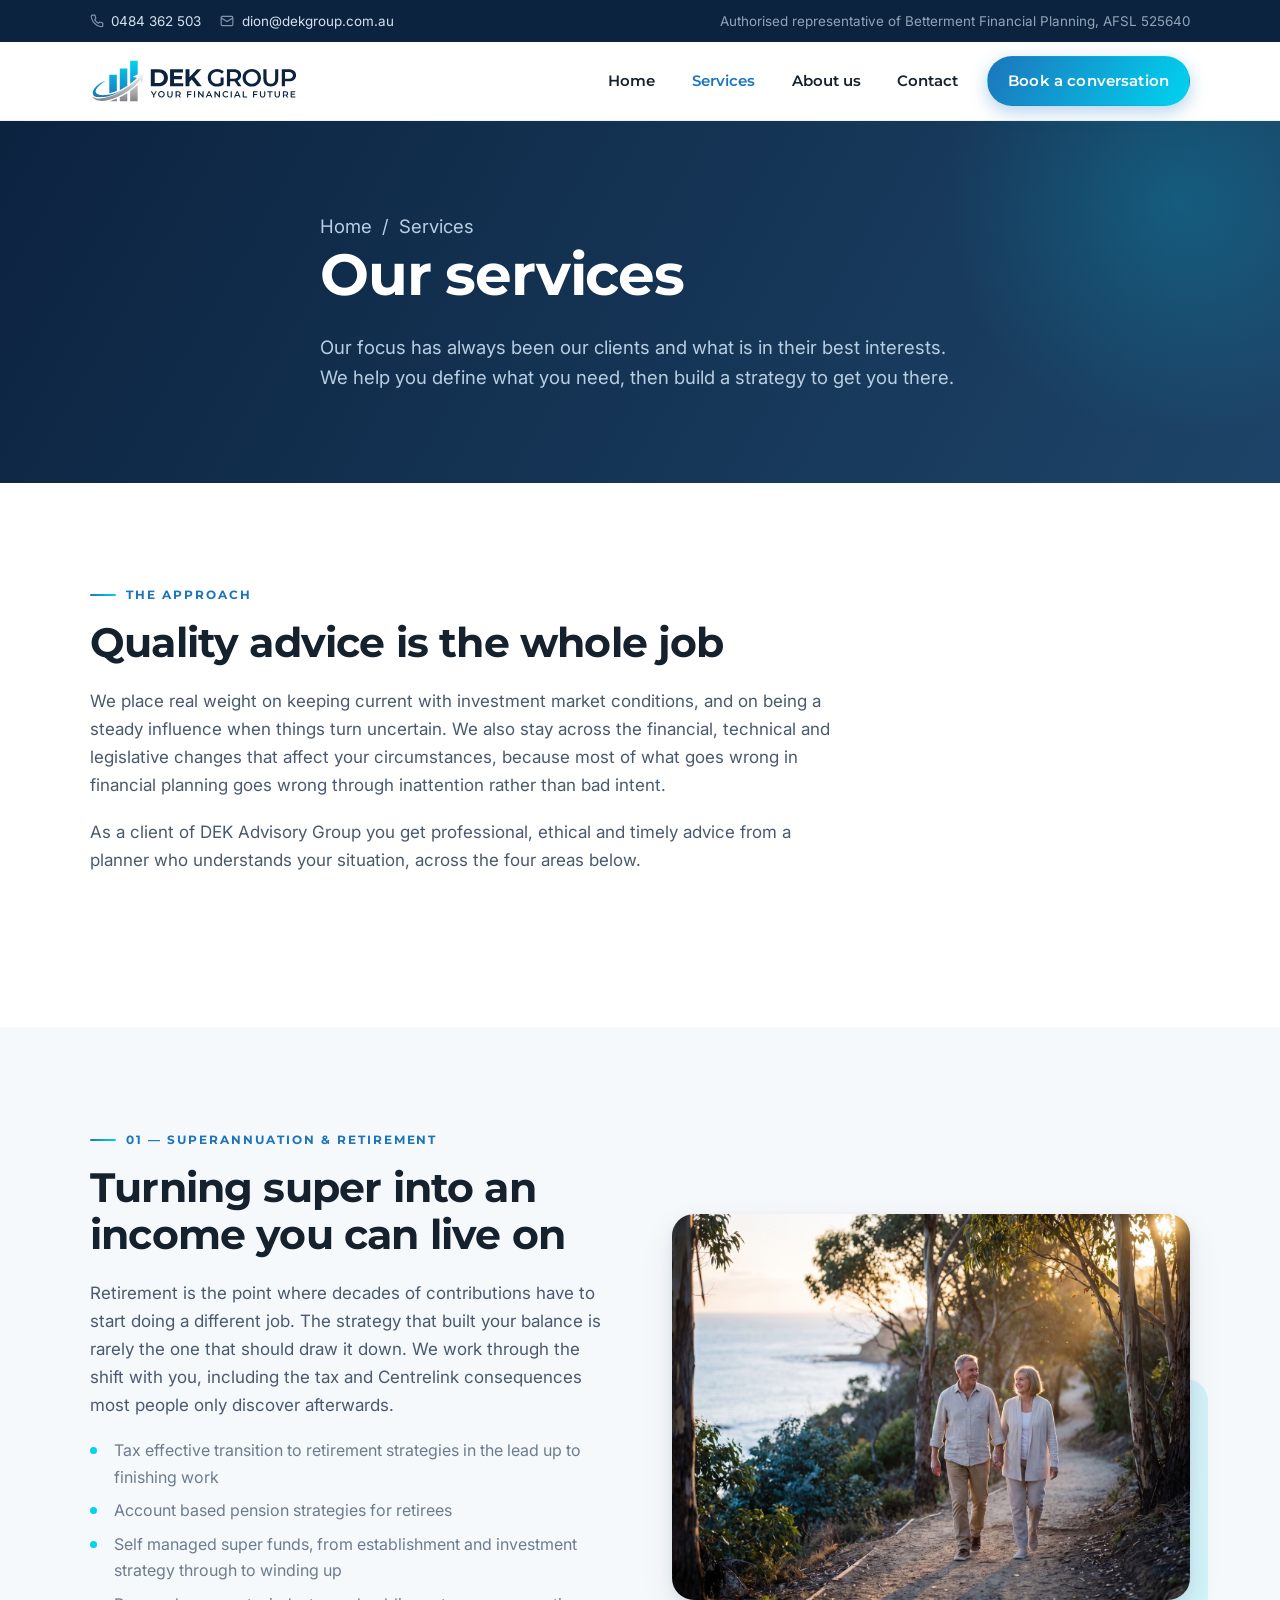
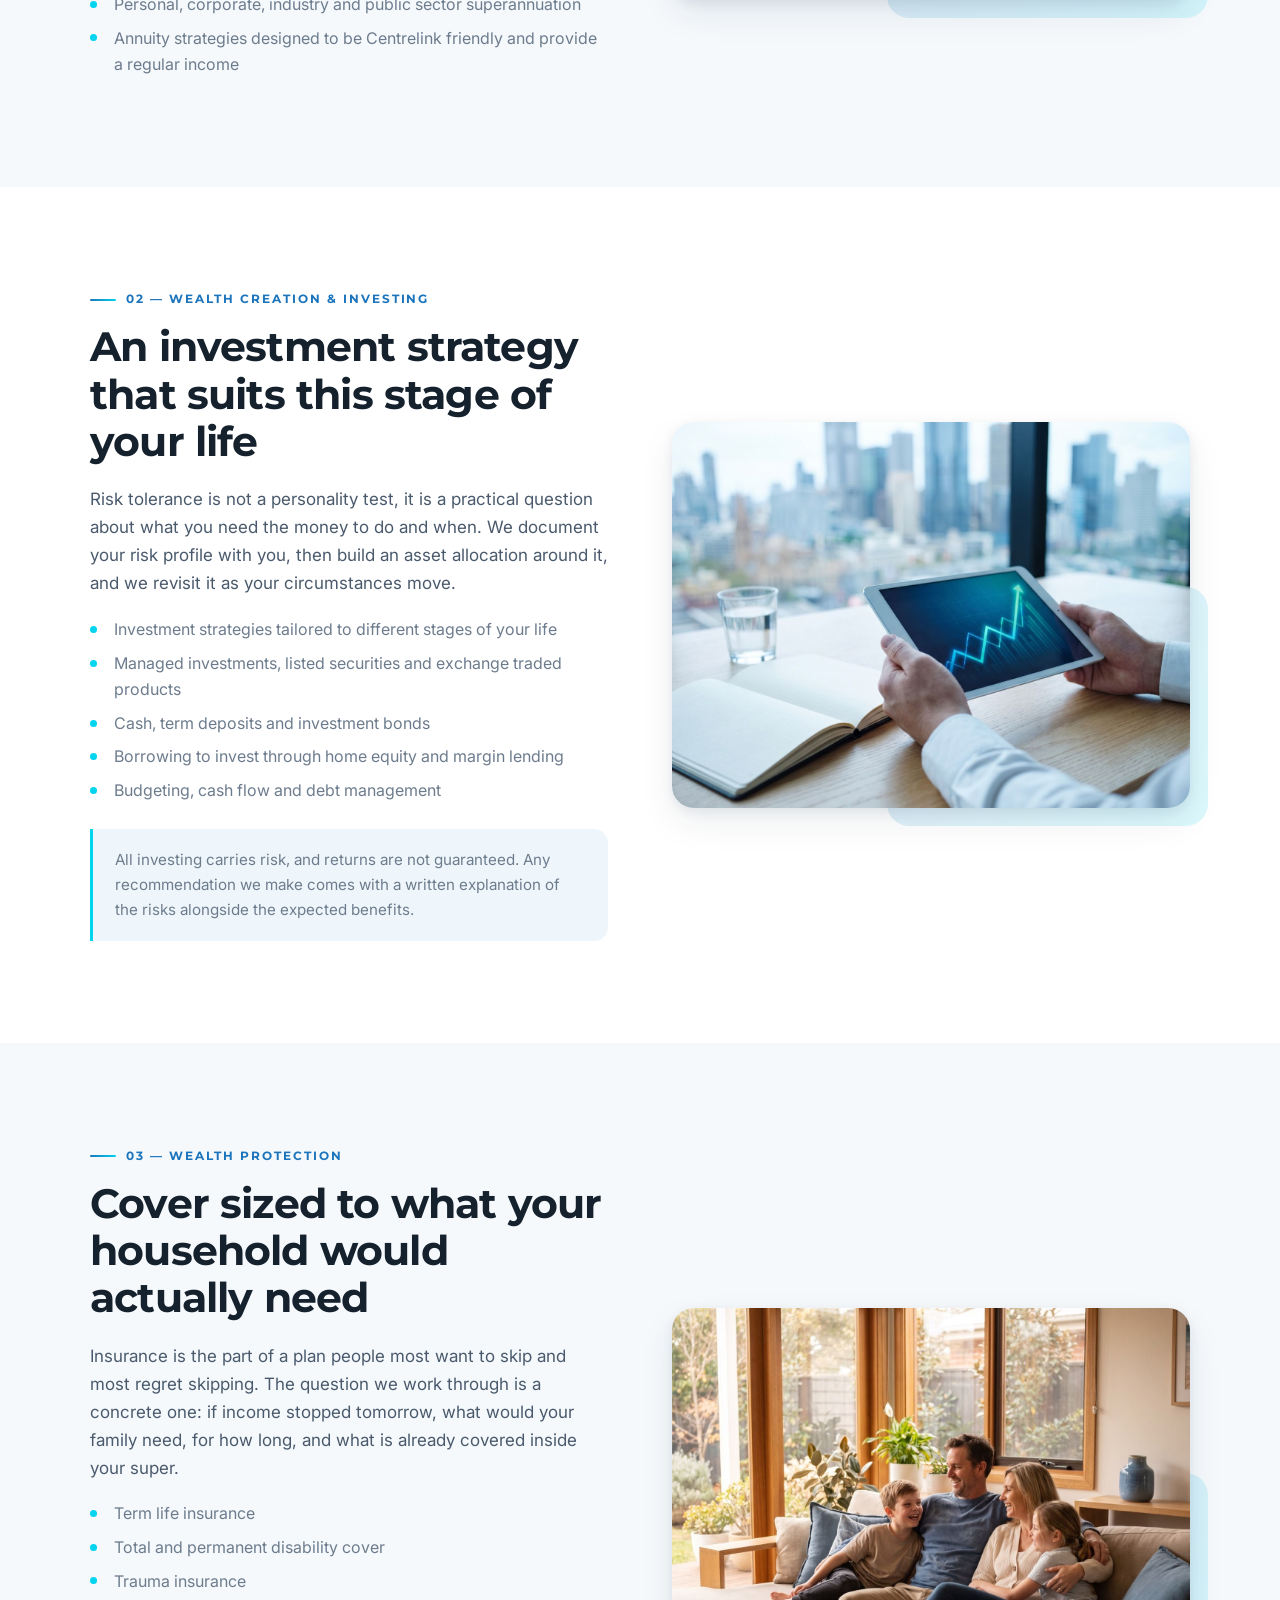
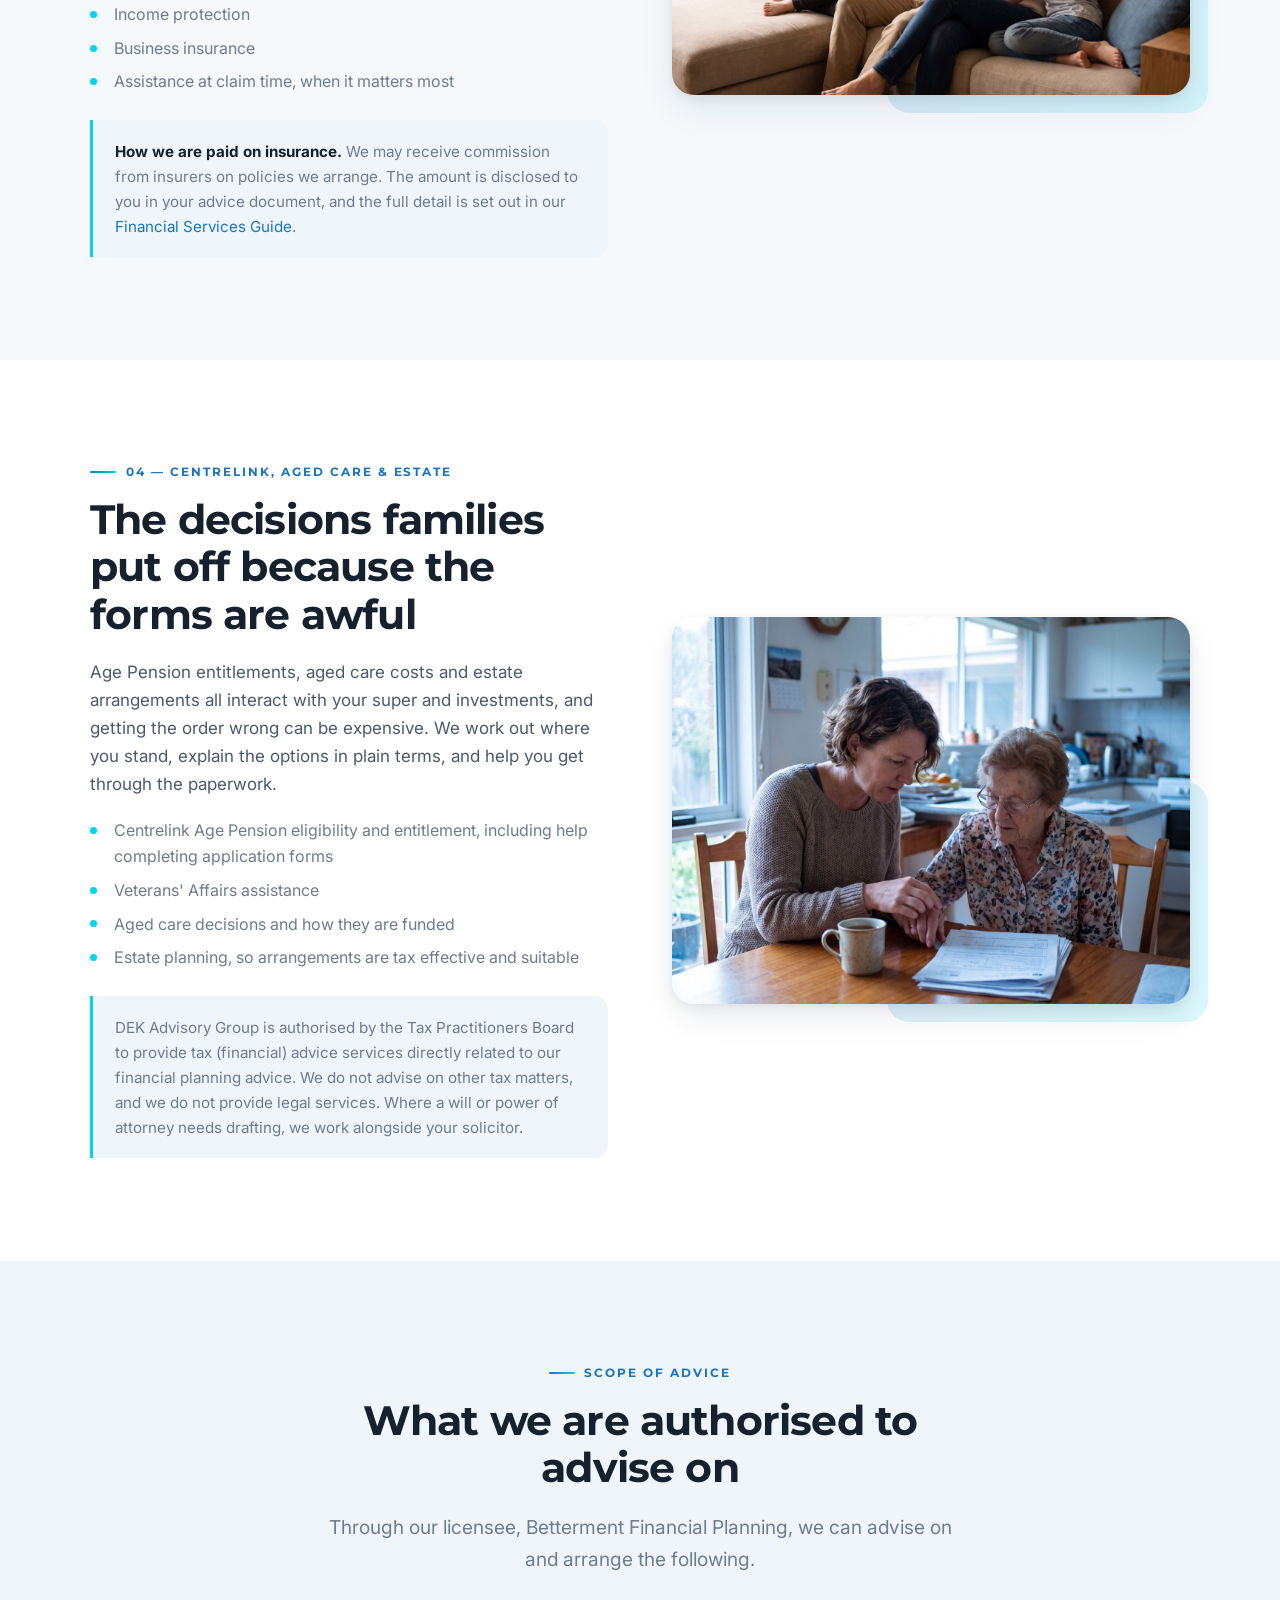
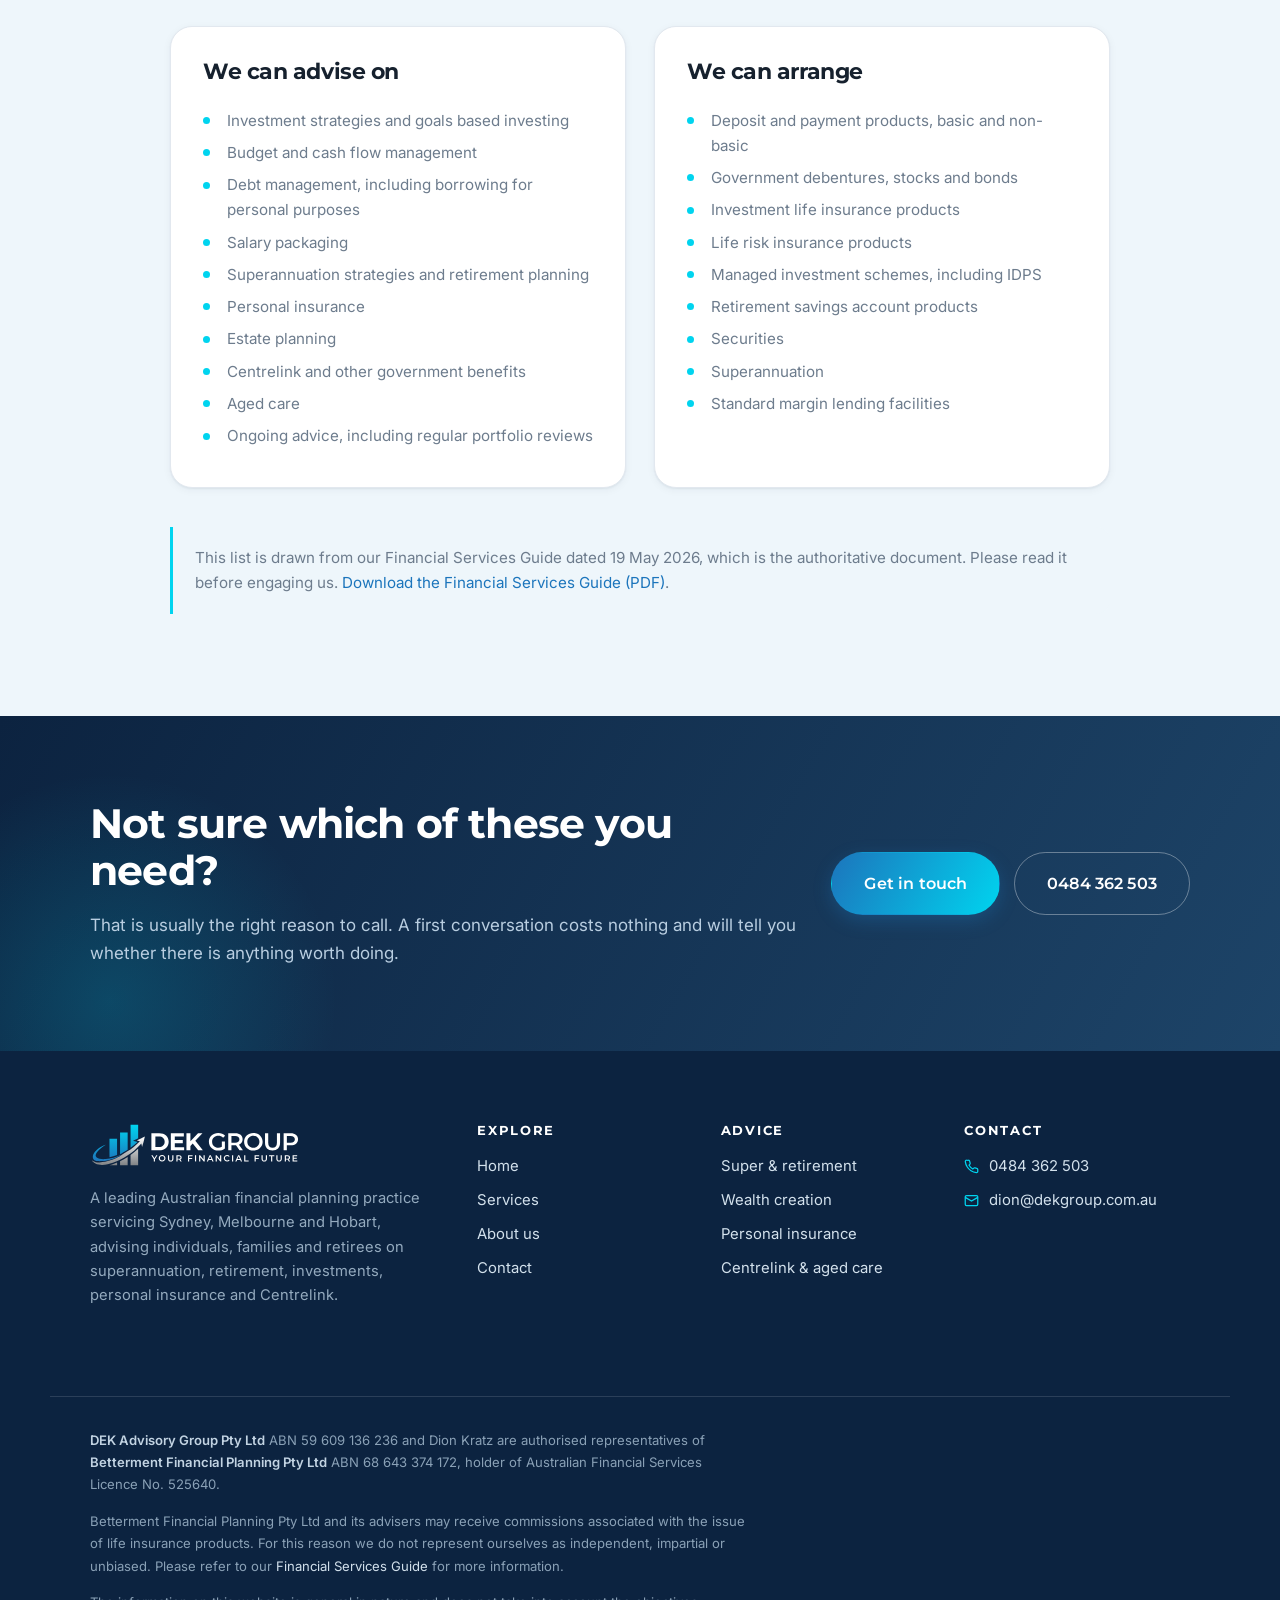
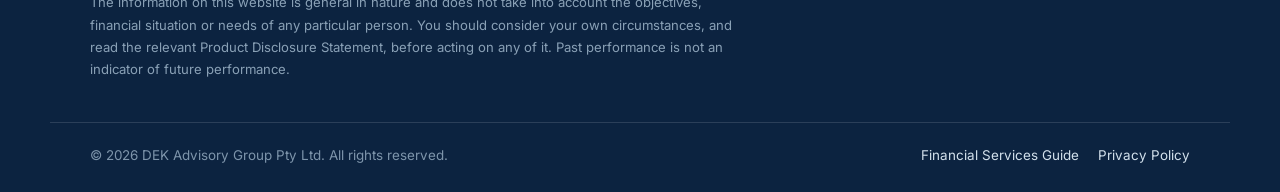
<file: services.html>
<!DOCTYPE html>
<html lang="en-AU">
<head>
<meta charset="utf-8">
<meta name="viewport" content="width=device-width, initial-scale=1">
<title>Our Services | DEK Advisory Group, Sydney Melbourne Hobart</title>
<meta name="description" content="Financial advice on superannuation and retirement, wealth creation and investing, personal insurance, Centrelink, aged care and estate planning. DEK Advisory Group, servicing Sydney, Melbourne and Hobart.">
<link rel="canonical" href="https://dekgroup.com.au/services.html">
<meta name="theme-color" content="#0C2340">

<meta property="og:type" content="website">
<meta property="og:title" content="Our Services | DEK Advisory Group">
<meta property="og:description" content="Superannuation and retirement, investing, personal insurance, Centrelink, aged care and estate planning.">
<meta property="og:url" content="https://dekgroup.com.au/services.html">
<meta property="og:image" content="https://dekgroup.com.au/assets/img/retirement.jpg">
<meta property="og:locale" content="en_AU">
<meta name="twitter:card" content="summary_large_image">

<link rel="icon" href="assets/img/favicon.svg" type="image/svg+xml">
<link rel="apple-touch-icon" href="assets/img/apple-touch-icon.png">

<link rel="preconnect" href="https://fonts.googleapis.com">
<link rel="preconnect" href="https://fonts.gstatic.com" crossorigin>
<link href="https://fonts.googleapis.com/css2?family=Inter:wght@400;500;600&family=Montserrat:wght@600;700&display=swap" rel="stylesheet">
<link rel="stylesheet" href="assets/css/styles.css">
</head>
<body>
<a class="skip-link" href="#main">Skip to content</a>

<div class="topbar">
  <div class="wrap topbar__inner">
    <ul class="topbar__list">
      <li>
        <svg viewBox="0 0 24 24" fill="none" stroke="currentColor" stroke-width="2" aria-hidden="true"><path d="M22 16.9v3a2 2 0 0 1-2.2 2 19.8 19.8 0 0 1-8.6-3.1 19.5 19.5 0 0 1-6-6A19.8 19.8 0 0 1 2.1 4.2 2 2 0 0 1 4.1 2h3a2 2 0 0 1 2 1.7c.1 1 .4 1.9.7 2.8a2 2 0 0 1-.5 2.1L8.1 9.9a16 16 0 0 0 6 6l1.3-1.2a2 2 0 0 1 2.1-.5c.9.3 1.8.6 2.8.7a2 2 0 0 1 1.7 2Z"/></svg>
        <a href="tel:+61484362503">0484 362 503</a>
      </li>
      <li>
        <svg viewBox="0 0 24 24" fill="none" stroke="currentColor" stroke-width="2" aria-hidden="true"><path d="M4 4h16a2 2 0 0 1 2 2v12a2 2 0 0 1-2 2H4a2 2 0 0 1-2-2V6a2 2 0 0 1 2-2Z"/><path d="m22 7-10 6L2 7"/></svg>
        <a href="mailto:dion@dekgroup.com.au">dion@dekgroup.com.au</a>
      </li>
    </ul>
    <p class="topbar__note" style="margin:0">Authorised representative of Betterment Financial Planning, AFSL 525640</p>
  </div>
</div>

<header class="site-header">
  <div class="wrap site-header__inner">
    <a class="brand" href="index.html" aria-label="DEK Advisory Group — home">
      <img src="assets/img/logo-dark.svg" alt="DEK Group — Your Financial Future" width="208" height="44">
    </a>
    <button class="nav-toggle" type="button" aria-expanded="false" aria-controls="primary-nav" aria-label="Open menu">
      <span></span><span></span><span></span>
    </button>
    <nav class="nav" id="primary-nav" aria-label="Primary">
      <ul class="nav__list">
        <li><a href="index.html">Home</a></li>
        <li><a href="services.html" aria-current="page">Services</a></li>
        <li><a href="about.html">About us</a></li>
        <li><a href="contact.html">Contact</a></li>
      </ul>
      <a class="btn btn--primary" href="contact.html">Book a conversation</a>
    </nav>
  </div>
</header>

<main id="main">

<section class="pagehead">
  <div class="wrap pagehead__inner">
    <p class="crumbs"><a href="index.html">Home</a> &nbsp;/&nbsp; Services</p>
    <h1>Our services</h1>
    <p>
      Our focus has always been our clients and what is in their best interests. We help you define what
      you need, then build a strategy to get you there.
    </p>
  </div>
</section>

<!-- ===================== Intro ===================== -->
<section class="section">
  <div class="wrap">
    <div class="section-head reveal" style="max-width:760px">
      <p class="eyebrow">The approach</p>
      <h2>Quality advice is the whole job</h2>
      <p>
        We place real weight on keeping current with investment market conditions, and on being a steady
        influence when things turn uncertain. We also stay across the financial, technical and legislative
        changes that affect your circumstances, because most of what goes wrong in financial planning goes
        wrong through inattention rather than bad intent.
      </p>
      <p class="mb-0">
        As a client of DEK Advisory Group you get professional, ethical and timely advice from a planner
        who understands your situation, across the four areas below.
      </p>
    </div>
  </div>
</section>

<!-- ===================== 1. Retirement ===================== -->
<section class="section section--soft" id="retirement">
  <div class="wrap">
    <div class="split">
      <div class="reveal">
        <p class="eyebrow">01 &mdash; Superannuation &amp; retirement</p>
        <h2>Turning super into an income you can live on</h2>
        <p>
          Retirement is the point where decades of contributions have to start doing a different job.
          The strategy that built your balance is rarely the one that should draw it down. We work through
          the shift with you, including the tax and Centrelink consequences most people only discover afterwards.
        </p>
        <ul class="card__list" style="font-size:1rem">
          <li>Tax effective transition to retirement strategies in the lead up to finishing work</li>
          <li>Account based pension strategies for retirees</li>
          <li>Self managed super funds, from establishment and investment strategy through to winding up</li>
          <li>Personal, corporate, industry and public sector superannuation</li>
          <li>Annuity strategies designed to be Centrelink friendly and provide a regular income</li>
        </ul>
      </div>
      <div class="split__media media-frame reveal">
        <img src="assets/img/retirement.jpg" alt="A couple walking together on a coastal path at sunset" width="1400" height="1045" loading="lazy">
      </div>
    </div>
  </div>
</section>

<!-- ===================== 2. Investing ===================== -->
<section class="section" id="investing">
  <div class="wrap">
    <div class="split split--flip">
      <div class="split__media media-frame reveal">
        <img src="assets/img/investments.jpg" alt="A person reviewing an investment chart on a tablet, city skyline behind" width="1400" height="1045" loading="lazy">
      </div>
      <div class="reveal">
        <p class="eyebrow">02 &mdash; Wealth creation &amp; investing</p>
        <h2>An investment strategy that suits this stage of your life</h2>
        <p>
          Risk tolerance is not a personality test, it is a practical question about what you need the money
          to do and when. We document your risk profile with you, then build an asset allocation around it,
          and we revisit it as your circumstances move.
        </p>
        <ul class="card__list" style="font-size:1rem">
          <li>Investment strategies tailored to different stages of your life</li>
          <li>Managed investments, listed securities and exchange traded products</li>
          <li>Cash, term deposits and investment bonds</li>
          <li>Borrowing to invest through home equity and margin lending</li>
          <li>Budgeting, cash flow and debt management</li>
        </ul>
        <div class="note" style="margin-top:1.6rem">
          <p>
            All investing carries risk, and returns are not guaranteed. Any recommendation we make comes with
            a written explanation of the risks alongside the expected benefits.
          </p>
        </div>
      </div>
    </div>
  </div>
</section>

<!-- ===================== 3. Protection ===================== -->
<section class="section section--soft" id="protection">
  <div class="wrap">
    <div class="split">
      <div class="reveal">
        <p class="eyebrow">03 &mdash; Wealth protection</p>
        <h2>Cover sized to what your household would actually need</h2>
        <p>
          Insurance is the part of a plan people most want to skip and most regret skipping. The question we
          work through is a concrete one: if income stopped tomorrow, what would your family need, for how
          long, and what is already covered inside your super.
        </p>
        <ul class="card__list" style="font-size:1rem">
          <li>Term life insurance</li>
          <li>Total and permanent disability cover</li>
          <li>Trauma insurance</li>
          <li>Income protection</li>
          <li>Business insurance</li>
          <li>Assistance at claim time, when it matters most</li>
        </ul>
        <div class="note" style="margin-top:1.6rem">
          <p>
            <strong>How we are paid on insurance.</strong> We may receive commission from insurers on policies
            we arrange. The amount is disclosed to you in your advice document, and the full detail is set out
            in our <a href="assets/pdf/DEK-Financial-Services-Guide.pdf" target="_blank" rel="noopener">Financial Services Guide</a>.
          </p>
        </div>
      </div>
      <div class="split__media media-frame reveal">
        <img src="assets/img/protection.jpg" alt="A family relaxing together in the living room of their home" width="1400" height="1045" loading="lazy">
      </div>
    </div>
  </div>
</section>

<!-- ===================== 4. Centrelink ===================== -->
<section class="section" id="centrelink">
  <div class="wrap">
    <div class="split split--flip">
      <div class="split__media media-frame reveal">
        <img src="assets/img/agedcare.jpg" alt="An adult daughter helping her elderly mother with paperwork at the kitchen table" width="1400" height="1045" loading="lazy">
      </div>
      <div class="reveal">
        <p class="eyebrow">04 &mdash; Centrelink, aged care &amp; estate</p>
        <h2>The decisions families put off because the forms are awful</h2>
        <p>
          Age Pension entitlements, aged care costs and estate arrangements all interact with your super and
          investments, and getting the order wrong can be expensive. We work out where you stand, explain the
          options in plain terms, and help you get through the paperwork.
        </p>
        <ul class="card__list" style="font-size:1rem">
          <li>Centrelink Age Pension eligibility and entitlement, including help completing application forms</li>
          <li>Veterans' Affairs assistance</li>
          <li>Aged care decisions and how they are funded</li>
          <li>Estate planning, so arrangements are tax effective and suitable</li>
        </ul>
        <div class="note" style="margin-top:1.6rem">
          <p>
            DEK Advisory Group is authorised by the Tax Practitioners Board to provide tax (financial) advice
            services directly related to our financial planning advice. We do not advise on other tax matters,
            and we do not provide legal services. Where a will or power of attorney needs drafting, we work
            alongside your solicitor.
          </p>
        </div>
      </div>
    </div>
  </div>
</section>

<!-- ===================== Products ===================== -->
<section class="section section--tint">
  <div class="wrap">
    <div class="section-head center reveal">
      <p class="eyebrow">Scope of advice</p>
      <h2>What we are authorised to advise on</h2>
      <p class="lede">
        Through our licensee, Betterment Financial Planning, we can advise on and arrange the following.
      </p>
    </div>

    <div class="grid grid--2 reveal" style="max-width:940px;margin-inline:auto">
      <article class="card">
        <h3>We can advise on</h3>
        <ul class="card__list">
          <li>Investment strategies and goals based investing</li>
          <li>Budget and cash flow management</li>
          <li>Debt management, including borrowing for personal purposes</li>
          <li>Salary packaging</li>
          <li>Superannuation strategies and retirement planning</li>
          <li>Personal insurance</li>
          <li>Estate planning</li>
          <li>Centrelink and other government benefits</li>
          <li>Aged care</li>
          <li>Ongoing advice, including regular portfolio reviews</li>
        </ul>
      </article>

      <article class="card">
        <h3>We can arrange</h3>
        <ul class="card__list">
          <li>Deposit and payment products, basic and non-basic</li>
          <li>Government debentures, stocks and bonds</li>
          <li>Investment life insurance products</li>
          <li>Life risk insurance products</li>
          <li>Managed investment schemes, including IDPS</li>
          <li>Retirement savings account products</li>
          <li>Securities</li>
          <li>Superannuation</li>
          <li>Standard margin lending facilities</li>
        </ul>
      </article>
    </div>

    <div class="note reveal" style="margin-top:2.4rem;max-width:940px;margin-inline:auto">
      <p>
        This list is drawn from our Financial Services Guide dated 19 May 2026, which is the authoritative
        document. Please read it before engaging us.
        <a href="assets/pdf/DEK-Financial-Services-Guide.pdf" target="_blank" rel="noopener">Download the Financial Services Guide (PDF)</a>.
      </p>
    </div>
  </div>
</section>

<section class="cta-band">
  <div class="wrap cta-band__inner">
    <div>
      <h2>Not sure which of these you need?</h2>
      <p>
        That is usually the right reason to call. A first conversation costs nothing and will tell you
        whether there is anything worth doing.
      </p>
    </div>
    <div class="btn-row">
      <a class="btn btn--primary btn--lg" href="contact.html">Get in touch</a>
      <a class="btn btn--onDark btn--lg" href="tel:+61484362503">0484 362 503</a>
    </div>
  </div>
</section>

</main>

<footer class="site-footer footer">
  <div class="wrap footer__top">
    <div class="footer__brand">
      <img src="assets/img/logo-white.svg" alt="DEK Group — Your Financial Future" width="210" height="44" loading="lazy">
      <p>
        A leading Australian financial planning practice servicing Sydney, Melbourne and Hobart,
        advising individuals, families and retirees on superannuation, retirement, investments,
        personal insurance and Centrelink.
      </p>
    </div>
    <div>
      <h4>Explore</h4>
      <ul>
        <li><a href="index.html">Home</a></li>
        <li><a href="services.html">Services</a></li>
        <li><a href="about.html">About us</a></li>
        <li><a href="contact.html">Contact</a></li>
      </ul>
    </div>
    <div>
      <h4>Advice</h4>
      <ul>
        <li><a href="services.html#retirement">Super &amp; retirement</a></li>
        <li><a href="services.html#investing">Wealth creation</a></li>
        <li><a href="services.html#protection">Personal insurance</a></li>
        <li><a href="services.html#centrelink">Centrelink &amp; aged care</a></li>
      </ul>
    </div>
    <div>
      <h4>Contact</h4>
      <ul class="footer__contact">
        <li>
          <svg viewBox="0 0 24 24" fill="none" stroke="currentColor" stroke-width="2" aria-hidden="true"><path d="M22 16.9v3a2 2 0 0 1-2.2 2 19.8 19.8 0 0 1-8.6-3.1 19.5 19.5 0 0 1-6-6A19.8 19.8 0 0 1 2.1 4.2 2 2 0 0 1 4.1 2h3a2 2 0 0 1 2 1.7c.1 1 .4 1.9.7 2.8a2 2 0 0 1-.5 2.1L8.1 9.9a16 16 0 0 0 6 6l1.3-1.2a2 2 0 0 1 2.1-.5c.9.3 1.8.6 2.8.7a2 2 0 0 1 1.7 2Z"/></svg>
          <a href="tel:+61484362503">0484 362 503</a>
        </li>
        <li>
          <svg viewBox="0 0 24 24" fill="none" stroke="currentColor" stroke-width="2" aria-hidden="true"><path d="M4 4h16a2 2 0 0 1 2 2v12a2 2 0 0 1-2 2H4a2 2 0 0 1-2-2V6a2 2 0 0 1 2-2Z"/><path d="m22 7-10 6L2 7"/></svg>
          <a href="mailto:dion@dekgroup.com.au">dion@dekgroup.com.au</a>
        </li>
      </ul>
    </div>
  </div>

  <div class="wrap footer__legal">
    <p>
      <strong>DEK Advisory Group Pty Ltd</strong> ABN 59 609 136 236 and Dion Kratz are authorised
      representatives of <strong>Betterment Financial Planning Pty Ltd</strong> ABN 68 643 374 172,
      holder of Australian Financial Services Licence No. 525640.
    </p>
    <p>
      Betterment Financial Planning Pty Ltd and its advisers may receive commissions associated with the
      issue of life insurance products. For this reason we do not represent ourselves as independent,
      impartial or unbiased. Please refer to our
      <a href="assets/pdf/DEK-Financial-Services-Guide.pdf" target="_blank" rel="noopener">Financial Services Guide</a>
      for more information.
    </p>
    <p>
      The information on this website is general in nature and does not take into account the objectives,
      financial situation or needs of any particular person. You should consider your own circumstances,
      and read the relevant Product Disclosure Statement, before acting on any of it. Past performance is
      not an indicator of future performance.
    </p>
  </div>

  <div class="wrap footer__bottom">
    <p style="margin:0">&copy; <span id="year">2026</span> DEK Advisory Group Pty Ltd. All rights reserved.</p>
    <ul>
      <li><a href="assets/pdf/DEK-Financial-Services-Guide.pdf" target="_blank" rel="noopener">Financial Services Guide</a></li>
      <li><a href="privacy.html">Privacy Policy</a></li>
    </ul>
  </div>
</footer>

<script src="assets/js/main.js" defer></script>
</body>
</html>
</file>
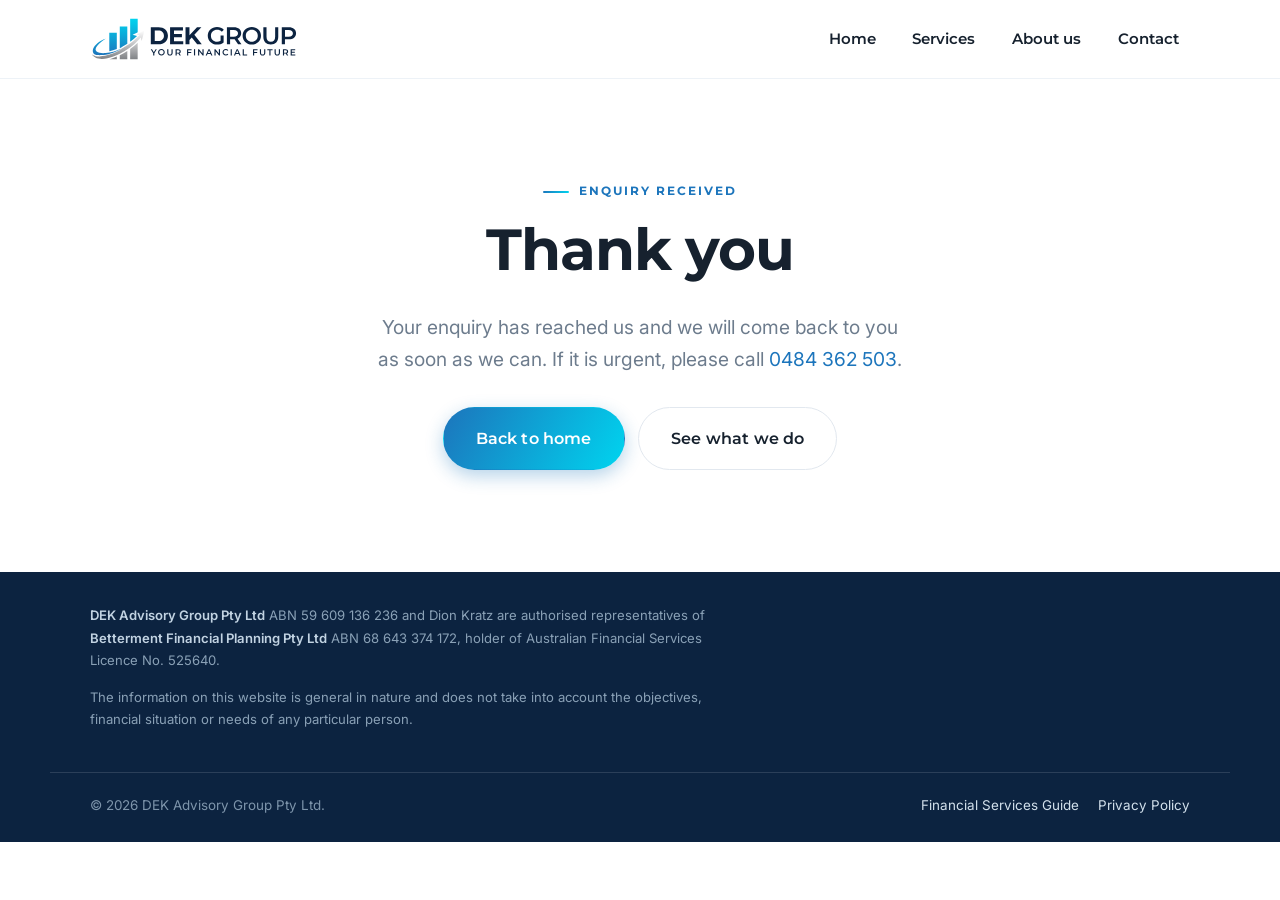
<file: thanks.html>
<!DOCTYPE html>
<html lang="en-AU">
<head>
<meta charset="utf-8">
<meta name="viewport" content="width=device-width, initial-scale=1">
<title>Thank you | DEK Advisory Group</title>
<meta name="robots" content="noindex">
<meta name="theme-color" content="#0C2340">
<link rel="icon" href="assets/img/favicon.svg" type="image/svg+xml">
<link rel="apple-touch-icon" href="assets/img/apple-touch-icon.png">
<link rel="preconnect" href="https://fonts.googleapis.com">
<link rel="preconnect" href="https://fonts.gstatic.com" crossorigin>
<link href="https://fonts.googleapis.com/css2?family=Inter:wght@400;500;600&family=Montserrat:wght@600;700&display=swap" rel="stylesheet">
<link rel="stylesheet" href="assets/css/styles.css">
</head>
<body>

<header class="site-header">
  <div class="wrap site-header__inner">
    <a class="brand" href="index.html" aria-label="DEK Advisory Group — home">
      <img src="assets/img/logo-dark.svg" alt="DEK Group — Your Financial Future" width="208" height="44">
    </a>
    <nav class="nav" aria-label="Primary">
      <ul class="nav__list">
        <li><a href="index.html">Home</a></li>
        <li><a href="services.html">Services</a></li>
        <li><a href="about.html">About us</a></li>
        <li><a href="contact.html">Contact</a></li>
      </ul>
    </nav>
  </div>
</header>

<main id="main">
  <section class="section">
    <div class="wrap" style="max-width:620px;text-align:center">
      <p class="eyebrow" style="justify-content:center">Enquiry received</p>
      <h1>Thank you</h1>
      <p class="lede">
        Your enquiry has reached us and we will come back to you as soon as we can. If it is urgent,
        please call <a href="tel:+61484362503">0484 362 503</a>.
      </p>
      <div class="btn-row" style="justify-content:center;margin-top:2rem">
        <a class="btn btn--primary btn--lg" href="index.html">Back to home</a>
        <a class="btn btn--ghost btn--lg" href="services.html">See what we do</a>
      </div>
    </div>
  </section>
</main>

<footer class="site-footer footer">
  <div class="wrap footer__legal" style="border-top:0">
    <p>
      <strong>DEK Advisory Group Pty Ltd</strong> ABN 59 609 136 236 and Dion Kratz are authorised
      representatives of <strong>Betterment Financial Planning Pty Ltd</strong> ABN 68 643 374 172,
      holder of Australian Financial Services Licence No. 525640.
    </p>
    <p>
      The information on this website is general in nature and does not take into account the objectives,
      financial situation or needs of any particular person.
    </p>
  </div>
  <div class="wrap footer__bottom">
    <p style="margin:0">&copy; <span id="year">2026</span> DEK Advisory Group Pty Ltd.</p>
    <ul>
      <li><a href="assets/pdf/DEK-Financial-Services-Guide.pdf" target="_blank" rel="noopener">Financial Services Guide</a></li>
      <li><a href="privacy.html">Privacy Policy</a></li>
    </ul>
  </div>
</footer>

<script src="assets/js/main.js" defer></script>
</body>
</html>
</file>
<file: assets/css/styles.css>
/* ==========================================================================
   DEK Advisory Group — site stylesheet
   Palette derived from the DEK Group logo:
     cyan  #00D4EF   blue #1C75BC   grey #808285   white   black
   ========================================================================== */

:root {
  /* Brand */
  --cyan:        #00D4EF;
  --blue:        #1C75BC;
  --grey:        #808285;

  /* Complementary — deep navy reads warmer than pure black on screen */
  --navy:        #0C2340;
  --navy-700:    #143253;
  --navy-600:    #1D4468;

  /* Neutrals */
  --ink:         #16212E;
  --body:        #4A5A6C;
  --muted:       #6D7C8D;
  --line:        #E2E8EF;
  --line-soft:   #EDF2F7;
  --bg:          #FFFFFF;
  --bg-soft:     #F5F9FC;
  --bg-tint:     #EEF6FB;

  --brand-grad:  linear-gradient(120deg, var(--blue) 0%, var(--cyan) 100%);
  --navy-grad:   linear-gradient(120deg, var(--navy) 0%, var(--navy-600) 100%);

  --radius:      14px;
  --radius-lg:   22px;
  --shadow-sm:   0 1px 2px rgba(12, 35, 64, .06), 0 2px 8px rgba(12, 35, 64, .05);
  --shadow:      0 4px 12px rgba(12, 35, 64, .07), 0 14px 34px rgba(12, 35, 64, .08);
  --shadow-lg:   0 10px 26px rgba(12, 35, 64, .10), 0 30px 60px rgba(12, 35, 64, .12);

  --font-head:   "Montserrat", "Helvetica Neue", Arial, sans-serif;
  --font-body:   "Inter", -apple-system, BlinkMacSystemFont, "Segoe UI", Roboto, Arial, sans-serif;

  --wrap:        1180px;
  --gutter:      clamp(20px, 5vw, 40px);
  --section-y:   clamp(64px, 8vw, 112px);
}

/* ---------- Reset ---------- */
*, *::before, *::after { box-sizing: border-box; }
html { -webkit-text-size-adjust: 100%; scroll-behavior: smooth; }
@media (prefers-reduced-motion: reduce) {
  html { scroll-behavior: auto; }
  *, *::before, *::after { animation-duration: .01ms !important; transition-duration: .01ms !important; }
}
body {
  margin: 0;
  font-family: var(--font-body);
  font-size: 17px;
  line-height: 1.65;
  color: var(--body);
  background: var(--bg);
  -webkit-font-smoothing: antialiased;
}
img, svg, video { max-width: 100%; display: block; }
img { height: auto; }
a { color: var(--blue); text-decoration: none; }
a:hover { color: var(--navy); }
h1, h2, h3, h4 {
  font-family: var(--font-head);
  color: var(--ink);
  line-height: 1.15;
  letter-spacing: -.02em;
  margin: 0 0 .5em;
  font-weight: 700;
}
h1 { font-size: clamp(2.15rem, 1.35rem + 2.9vw, 3.65rem); }
h2 { font-size: clamp(1.7rem, 1.2rem + 1.7vw, 2.6rem); }
h3 { font-size: clamp(1.15rem, 1.02rem + .5vw, 1.4rem); }
p  { margin: 0 0 1.1em; }
ul { margin: 0 0 1.1em; padding-left: 1.15em; }
li { margin-bottom: .5em; }
hr { border: 0; border-top: 1px solid var(--line); margin: 2.5rem 0; }

:focus-visible {
  outline: 3px solid var(--cyan);
  outline-offset: 3px;
  border-radius: 4px;
}

/* ---------- Layout helpers ---------- */
.wrap { width: 100%; max-width: var(--wrap); margin-inline: auto; padding-inline: var(--gutter); }
.section { padding-block: var(--section-y); }
.section--soft { background: var(--bg-soft); }
.section--tint { background: var(--bg-tint); }
.section--navy { background: var(--navy); color: #C7D6E4; }
.section--navy h2, .section--navy h3 { color: #fff; }

.eyebrow {
  font-family: var(--font-head);
  font-size: .78rem;
  font-weight: 700;
  letter-spacing: .16em;
  text-transform: uppercase;
  color: var(--blue);
  margin: 0 0 .85rem;
  display: flex;
  align-items: center;
  gap: .6rem;
}
.eyebrow::before {
  content: "";
  width: 26px; height: 2px;
  background: var(--brand-grad);
  border-radius: 2px;
}
.section--navy .eyebrow { color: var(--cyan); }

.lede { font-size: clamp(1.05rem, .98rem + .3vw, 1.2rem); color: var(--muted); }
.section-head { max-width: 640px; margin-bottom: clamp(2.2rem, 4vw, 3.4rem); }
.section-head.center { margin-inline: auto; text-align: center; }
.section-head.center .eyebrow { justify-content: center; }

.skip-link {
  position: absolute; left: -9999px; top: 0;
  background: var(--navy); color: #fff; padding: .8rem 1.2rem; z-index: 200;
  border-radius: 0 0 8px 0;
}
.skip-link:focus { left: 0; color: #fff; }

/* ---------- Buttons ---------- */
.btn {
  display: inline-flex; align-items: center; justify-content: center; gap: .55rem;
  font-family: var(--font-head);
  font-weight: 600; font-size: .97rem; letter-spacing: .01em;
  padding: .92rem 1.6rem;
  border-radius: 100px; border: 1.5px solid transparent;
  cursor: pointer; text-align: center;
  transition: transform .18s ease, box-shadow .18s ease, background-color .18s ease, color .18s ease, border-color .18s ease;
}
.btn svg { width: 17px; height: 17px; flex: none; }
.btn--primary {
  background: var(--brand-grad); color: #fff;
  box-shadow: 0 6px 18px rgba(28, 117, 188, .32);
}
.btn--primary:hover { color: #fff; transform: translateY(-2px); box-shadow: 0 10px 26px rgba(28, 117, 188, .40); }
.btn--ghost { border-color: var(--line); color: var(--ink); background: #fff; }
.btn--ghost:hover { border-color: var(--blue); color: var(--blue); transform: translateY(-2px); }
.btn--onDark { border-color: rgba(255,255,255,.35); color: #fff; background: transparent; }
.btn--onDark:hover { background: #fff; color: var(--navy); border-color: #fff; transform: translateY(-2px); }
.btn--lg { padding: 1.05rem 2rem; font-size: 1.03rem; }
.btn-row { display: flex; flex-wrap: wrap; gap: .85rem; }

/* Text link with chevron */
.link-more {
  font-family: var(--font-head); font-weight: 600; font-size: .95rem;
  display: inline-flex; align-items: center; gap: .4rem; color: var(--blue);
}
.link-more::after { content: "→"; transition: transform .18s ease; }
.link-more:hover::after { transform: translateX(4px); }

/* ==========================================================================
   Header
   ========================================================================== */
.topbar {
  background: var(--navy);
  color: #A9BCCE;
  font-size: .84rem;
}
.topbar__inner { display: flex; flex-wrap: wrap; align-items: center; justify-content: space-between; gap: .5rem 1.4rem; min-height: 42px; }
.topbar a { color: #D3E1EC; }
.topbar a:hover { color: var(--cyan); }
.topbar__list { display: flex; flex-wrap: wrap; gap: 1.2rem; list-style: none; margin: 0; padding: 0; }
.topbar__list li { margin: 0; display: flex; align-items: center; gap: .45rem; }
.topbar__list svg { width: 14px; height: 14px; opacity: .75; }
.topbar__note { color: #8FA5B9; }
@media (max-width: 780px) { .topbar { display: none; } }

.site-header {
  position: sticky; top: 0; z-index: 100;
  background: rgba(255,255,255,.92);
  backdrop-filter: saturate(180%) blur(14px);
  -webkit-backdrop-filter: saturate(180%) blur(14px);
  border-bottom: 1px solid var(--line-soft);
}
.site-header__inner { display: flex; align-items: center; justify-content: space-between; gap: 1.5rem; min-height: 78px; }
.brand { display: flex; align-items: center; flex: none; }
.brand img { width: 208px; }
@media (max-width: 480px) { .brand img { width: 168px; } }

.nav { display: flex; align-items: center; gap: clamp(.4rem, 1.6vw, 1.1rem); }
.nav__list { display: flex; align-items: center; gap: clamp(.2rem, 1.4vw, .9rem); list-style: none; margin: 0; padding: 0; }
.nav__list li { margin: 0; }
.nav__list a {
  font-family: var(--font-head); font-weight: 600; font-size: .95rem;
  color: var(--ink); padding: .55rem .7rem; border-radius: 8px; display: block;
  transition: color .16s ease, background-color .16s ease;
}
.nav__list a:hover { color: var(--blue); background: var(--bg-tint); }
.nav__list a[aria-current="page"] { color: var(--blue); }
.nav .btn { padding: .72rem 1.25rem; font-size: .92rem; }

.nav-toggle {
  display: none; background: none; border: 0; cursor: pointer;
  width: 44px; height: 44px; padding: 10px; color: var(--ink);
}
.nav-toggle span { display: block; height: 2px; background: currentColor; border-radius: 2px; transition: transform .22s ease, opacity .22s ease; }
.nav-toggle span + span { margin-top: 5px; }
.nav-toggle[aria-expanded="true"] span:nth-child(1) { transform: translateY(7px) rotate(45deg); }
.nav-toggle[aria-expanded="true"] span:nth-child(2) { opacity: 0; }
.nav-toggle[aria-expanded="true"] span:nth-child(3) { transform: translateY(-7px) rotate(-45deg); }

@media (max-width: 940px) {
  .nav-toggle { display: block; }
  .nav {
    position: fixed; inset: 78px 0 auto 0;
    background: #fff; border-bottom: 1px solid var(--line);
    flex-direction: column; align-items: stretch; gap: 0;
    padding: .6rem var(--gutter) 1.4rem;
    box-shadow: var(--shadow);
    transform: translateY(-8px); opacity: 0; pointer-events: none;
    transition: opacity .2s ease, transform .2s ease;
    max-height: calc(100vh - 78px); overflow-y: auto;
  }
  .nav[data-open="true"] { opacity: 1; transform: none; pointer-events: auto; }
  .nav__list { flex-direction: column; align-items: stretch; gap: 0; }
  .nav__list a { padding: .95rem .4rem; border-bottom: 1px solid var(--line-soft); border-radius: 0; font-size: 1.02rem; }
  .nav .btn { margin-top: 1.1rem; width: 100%; }
}

/* ==========================================================================
   Hero
   ========================================================================== */
.hero { position: relative; background: var(--navy); overflow: hidden; }
.hero__media { position: absolute; inset: 0; }
.hero__media img { width: 100%; height: 100%; object-fit: cover; object-position: 72% center; }
.hero__scrim {
  position: absolute; inset: 0;
  background:
    linear-gradient(90deg, rgba(12,35,64,.94) 0%, rgba(12,35,64,.86) 34%, rgba(12,35,64,.44) 62%, rgba(12,35,64,.18) 100%);
}
/* On narrow screens the copy sits over the whole image, so the horizontal
   gradient alone leaves the right-hand text short of contrast. */
@media (max-width: 900px) {
  .hero__scrim {
    background:
      linear-gradient(90deg, rgba(12,35,64,.92) 0%, rgba(12,35,64,.78) 100%),
      linear-gradient(180deg, rgba(12,35,64,.35) 0%, rgba(12,35,64,.55) 100%);
  }
  .hero__media img { object-position: 65% center; }
}
.hero__inner { position: relative; padding-block: clamp(76px, 11vw, 148px); }
.hero__content { max-width: 620px; color: #D8E6F2; }
.hero h1 { color: #fff; margin-bottom: .55em; text-wrap: balance; }
.hero h1 .accent {
  background: linear-gradient(100deg, var(--cyan) 10%, #7FE6F7 90%);
  -webkit-background-clip: text; background-clip: text; color: transparent;
}
.hero__lede { font-size: clamp(1.06rem, .98rem + .45vw, 1.24rem); color: #C6D8E8; margin-bottom: 2rem; max-width: 34em; }
.hero .btn-row { margin-bottom: 2.4rem; }
.hero__meta {
  display: flex; flex-wrap: wrap; gap: .6rem 1.6rem;
  font-size: .88rem; color: #A9C0D4;
  border-top: 1px solid rgba(255,255,255,.16); padding-top: 1.3rem;
}
.hero__meta span { display: flex; align-items: center; gap: .5rem; }
.hero__meta svg { width: 15px; height: 15px; color: var(--cyan); flex: none; }

/* Page banner (interior pages) */
.pagehead { background: var(--navy-grad); color: #C6D8E8; position: relative; overflow: hidden; }
.pagehead::after {
  content: ""; position: absolute; right: -140px; top: -160px;
  width: 480px; height: 480px; border-radius: 50%;
  background: radial-gradient(circle, rgba(0,212,239,.20) 0%, rgba(0,212,239,0) 70%);
}
.pagehead__inner { position: relative; padding-block: clamp(52px, 7vw, 92px); max-width: 720px; }
.pagehead h1 { color: #fff; margin-bottom: .4em; }
.pagehead p { color: #B9CEE1; font-size: clamp(1.02rem, .96rem + .3vw, 1.16rem); margin: 0; }
.crumbs { font-size: .85rem; color: #8FA9C1; margin-bottom: 1.1rem; }
.crumbs a { color: #B9CEE1; }
.crumbs a:hover { color: var(--cyan); }

/* ==========================================================================
   Cards & grids
   ========================================================================== */
.grid { display: grid; gap: clamp(1.1rem, 2.2vw, 1.75rem); }
.grid--2 { grid-template-columns: repeat(auto-fit, minmax(300px, 1fr)); }
.grid--3 { grid-template-columns: repeat(auto-fit, minmax(268px, 1fr)); }
.grid--4 { grid-template-columns: repeat(auto-fit, minmax(232px, 1fr)); }

.card {
  background: #fff; border: 1px solid var(--line);
  border-radius: var(--radius-lg); padding: clamp(1.5rem, 2.6vw, 2rem);
  box-shadow: var(--shadow-sm);
  transition: transform .2s ease, box-shadow .2s ease, border-color .2s ease;
  display: flex; flex-direction: column;
}
.card--link:hover { transform: translateY(-4px); box-shadow: var(--shadow); border-color: #CFE0EE; }
.card h3 { margin-bottom: .5rem; }
.card p:last-child { margin-bottom: 0; }
.card__icon {
  width: 52px; height: 52px; border-radius: 14px; flex: none;
  display: grid; place-items: center; margin-bottom: 1.15rem;
  background: linear-gradient(135deg, rgba(28,117,188,.12), rgba(0,212,239,.16));
  color: var(--blue);
}
.card__icon svg { width: 25px; height: 25px; }
.card__list { list-style: none; padding: 0; margin: .9rem 0 0; font-size: .95rem; }
.card__list li { position: relative; padding-left: 1.5rem; margin-bottom: .45rem; color: var(--muted); }
.card__list li::before {
  content: ""; position: absolute; left: 0; top: .62em;
  width: 7px; height: 7px; border-radius: 50%; background: var(--cyan);
}
.card .link-more { margin-top: auto; padding-top: 1.2rem; }

/* Value list (numbered/iconed rows) */
.values { display: grid; gap: clamp(1rem, 2vw, 1.5rem); grid-template-columns: repeat(auto-fit, minmax(280px, 1fr)); }
.value { display: flex; gap: 1rem; }
.value__mark {
  flex: none; width: 42px; height: 42px; border-radius: 12px;
  display: grid; place-items: center;
  background: var(--brand-grad); color: #fff;
  font-family: var(--font-head); font-weight: 700; font-size: .95rem;
}
.value__mark svg { width: 20px; height: 20px; }
.value h3 { font-size: 1.08rem; margin-bottom: .3rem; }
.value p { font-size: .96rem; margin: 0; color: var(--muted); }

/* Split media + text */
.split { display: grid; gap: clamp(2rem, 5vw, 4rem); align-items: center; grid-template-columns: 1fr; }
@media (min-width: 900px) { .split { grid-template-columns: 1fr 1fr; } .split--wide-media { grid-template-columns: 1.15fr 1fr; } }
.split__media { position: relative; }
.split__media img { border-radius: var(--radius-lg); box-shadow: var(--shadow); width: 100%; }
.split--flip .split__media { order: 2; }
@media (max-width: 899px) { .split--flip .split__media { order: 0; } }

/* Accent panel that peeks behind an image */
.media-frame { position: relative; }
.media-frame::before {
  content: ""; position: absolute; inset: auto -18px -18px auto;
  width: 62%; height: 62%; border-radius: var(--radius-lg);
  background: var(--brand-grad); opacity: .14; z-index: 0;
}
.media-frame img { position: relative; z-index: 1; }

/* Steps */
.steps { counter-reset: step; display: grid; gap: clamp(1.2rem, 2.4vw, 1.9rem); grid-template-columns: repeat(auto-fit, minmax(240px, 1fr)); }
.step { position: relative; padding-top: 2.9rem; }
.step::before {
  counter-increment: step; content: counter(step, decimal-leading-zero);
  position: absolute; top: 0; left: 0;
  font-family: var(--font-head); font-weight: 700; font-size: 1.55rem;
  background: var(--brand-grad); -webkit-background-clip: text; background-clip: text; color: transparent;
}
.step::after { content: ""; position: absolute; top: 1.05rem; left: 3.2rem; right: 0; height: 1px; background: var(--line); }
.step:last-child::after { display: none; }
@media (max-width: 700px) { .step::after { display: none; } }
.step h3 { font-size: 1.06rem; margin-bottom: .35rem; }
.step p { font-size: .95rem; color: var(--muted); margin: 0; }

/* Team */
.person { text-align: left; }
.person__photo {
  width: 100%; aspect-ratio: 1; object-fit: cover; object-position: center top;
  border-radius: var(--radius-lg); margin-bottom: 1.3rem; box-shadow: var(--shadow-sm);
  background: var(--bg-tint);
}
.person h3 { margin-bottom: .2rem; }
.person__role {
  font-family: var(--font-head); font-size: .82rem; font-weight: 600;
  letter-spacing: .1em; text-transform: uppercase; color: var(--blue); margin-bottom: .9rem;
}
.person__contact { list-style: none; padding: 0; margin: 1.1rem 0 0; font-size: .93rem; }
.person__contact li { display: flex; align-items: center; gap: .6rem; margin-bottom: .45rem; }
.person__contact svg { width: 15px; height: 15px; color: var(--blue); flex: none; }

/* Stat / trust band */
.stats { display: grid; gap: 1.5rem; grid-template-columns: repeat(auto-fit, minmax(190px, 1fr)); text-align: center; }
.stat__num {
  font-family: var(--font-head); font-weight: 700;
  font-size: clamp(2rem, 1.5rem + 1.6vw, 2.8rem); line-height: 1.05;
  background: var(--brand-grad); -webkit-background-clip: text; background-clip: text; color: transparent;
  margin-bottom: .3rem;
}
.stat__label { font-size: .93rem; color: var(--muted); }
.section--navy .stat__label { color: #A9BCCE; }

/* Fee table */
.table-wrap { overflow-x: auto; border: 1px solid var(--line); border-radius: var(--radius); background: #fff; }
table.fees { width: 100%; border-collapse: collapse; min-width: 480px; font-size: .96rem; }
table.fees th, table.fees td { text-align: left; padding: 1rem 1.25rem; border-bottom: 1px solid var(--line-soft); vertical-align: top; }
table.fees thead th { font-family: var(--font-head); font-size: .78rem; letter-spacing: .1em; text-transform: uppercase; color: var(--muted); background: var(--bg-soft); }
table.fees tbody tr:last-child td { border-bottom: 0; }
table.fees td:last-child { font-family: var(--font-head); font-weight: 600; color: var(--ink); white-space: nowrap; }

/* Callout / note */
.note {
  border-left: 3px solid var(--cyan);
  background: var(--bg-tint);
  padding: 1.15rem 1.4rem; border-radius: 0 var(--radius) var(--radius) 0;
  font-size: .95rem; color: var(--muted);
}
.note p:last-child { margin-bottom: 0; }
.note strong { color: var(--ink); }

/* Document download */
.doc-list { display: grid; gap: 1rem; grid-template-columns: repeat(auto-fit, minmax(280px, 1fr)); margin: 0; padding: 0; list-style: none; }
.doc {
  display: flex; align-items: center; gap: 1rem;
  background: #fff; border: 1px solid var(--line); border-radius: var(--radius);
  padding: 1.1rem 1.3rem; margin: 0;
  transition: border-color .18s ease, transform .18s ease, box-shadow .18s ease;
}
.doc:hover { border-color: var(--blue); transform: translateY(-2px); box-shadow: var(--shadow-sm); }
.doc__icon { width: 42px; height: 42px; border-radius: 11px; flex: none; display: grid; place-items: center; background: var(--bg-tint); color: var(--blue); }
.doc__icon svg { width: 20px; height: 20px; }
.doc__name { font-family: var(--font-head); font-weight: 600; color: var(--ink); font-size: .98rem; display: block; }
.doc__meta { font-size: .84rem; color: var(--muted); }
.section--navy .doc { background: rgba(255,255,255,.06); border-color: rgba(255,255,255,.16); }
.section--navy .doc:hover { border-color: var(--cyan); background: rgba(255,255,255,.1); }
.section--navy .doc__icon { background: rgba(0,212,239,.16); color: var(--cyan); }
.section--navy .doc__name { color: #fff; }
.section--navy .doc__meta { color: #A9BCCE; }

/* CTA band */
.cta-band { background: var(--navy-grad); color: #C6D8E8; position: relative; overflow: hidden; }
.cta-band::before {
  content: ""; position: absolute; left: -120px; bottom: -180px;
  width: 460px; height: 460px; border-radius: 50%;
  background: radial-gradient(circle, rgba(0,212,239,.18) 0%, rgba(0,212,239,0) 70%);
}
.cta-band__inner { position: relative; display: grid; gap: 2rem; align-items: center; padding-block: clamp(52px, 7vw, 84px); }
@media (min-width: 900px) { .cta-band__inner { grid-template-columns: 1.4fr auto; } }
.cta-band h2 { color: #fff; margin-bottom: .4em; }
.cta-band p { margin: 0; color: #B9CEE1; max-width: 46em; }

/* ==========================================================================
   Contact
   ========================================================================== */
.contact-grid { display: grid; gap: clamp(2rem, 4vw, 3.4rem); align-items: start; }
@media (min-width: 900px) { .contact-grid { grid-template-columns: 1fr 1.05fr; } }

.contact-block + .contact-block { margin-top: 2.2rem; }
.contact-block h3 { font-size: 1.05rem; margin-bottom: .55rem; }
.contact-block p { margin-bottom: .35rem; }

.form { background: #fff; border: 1px solid var(--line); border-radius: var(--radius-lg); padding: clamp(1.5rem, 3vw, 2.4rem); box-shadow: var(--shadow-sm); }
.field { margin-bottom: 1.15rem; }
.field label { display: block; font-family: var(--font-head); font-weight: 600; font-size: .9rem; color: var(--ink); margin-bottom: .4rem; }
.field .req { color: var(--blue); }
.field input, .field select, .field textarea {
  width: 100%; font: inherit; font-size: .98rem; color: var(--ink);
  padding: .8rem .95rem; border: 1.5px solid var(--line); border-radius: 10px;
  background: #fff; transition: border-color .16s ease, box-shadow .16s ease;
}
.field textarea { min-height: 132px; resize: vertical; }
.field input:focus, .field select:focus, .field textarea:focus {
  outline: none; border-color: var(--blue); box-shadow: 0 0 0 3px rgba(28,117,188,.14);
}
.field-row { display: grid; gap: 1.15rem; }
@media (min-width: 560px) { .field-row { grid-template-columns: 1fr 1fr; } }
.form__consent { font-size: .87rem; color: var(--muted); margin: 0 0 1.3rem; }
.honeypot { position: absolute; left: -9999px; width: 1px; height: 1px; overflow: hidden; }

.map-embed { border: 0; width: 100%; height: 320px; border-radius: var(--radius-lg); box-shadow: var(--shadow-sm); }

/* ==========================================================================
   Footer
   ========================================================================== */
.site-footer { background: var(--navy); color: #A9BCCE; font-size: .93rem; }
.site-footer a { color: #D3E1EC; }
.site-footer a:hover { color: var(--cyan); }
.footer__top { display: grid; gap: 2.4rem; padding-block: clamp(48px, 6vw, 72px); }
@media (min-width: 760px) { .footer__top { grid-template-columns: 1.5fr 1fr 1fr; } }
@media (min-width: 1040px) { .footer__top { grid-template-columns: 1.7fr 1fr 1fr 1.1fr; } }
.footer__brand img { width: 210px; margin-bottom: 1.2rem; }
.footer__brand p { color: #94AABE; max-width: 30em; font-size: .92rem; }
.footer h4 {
  font-family: var(--font-head); color: #fff; font-size: .82rem; font-weight: 700;
  letter-spacing: .13em; text-transform: uppercase; margin: 0 0 1rem;
}
.footer ul { list-style: none; margin: 0; padding: 0; }
.footer li { margin-bottom: .6rem; }
.footer__contact li { display: flex; gap: .6rem; align-items: flex-start; }
.footer__contact svg { width: 15px; height: 15px; color: var(--cyan); flex: none; margin-top: .32em; }

.footer__legal { border-top: 1px solid rgba(255,255,255,.13); padding-block: 2rem 2.6rem; }
.footer__legal p { font-size: .82rem; line-height: 1.7; color: #8AA1B6; max-width: 82ch; }
.footer__legal p:last-child { margin-bottom: 0; }
.footer__legal strong { color: #C2D3E2; font-weight: 600; }
.footer__bottom {
  display: flex; flex-wrap: wrap; gap: .6rem 1.6rem; justify-content: space-between;
  border-top: 1px solid rgba(255,255,255,.13); padding-block: 1.3rem 1.6rem;
  font-size: .84rem; color: #7E95AB;
}
.footer__bottom ul { display: flex; flex-wrap: wrap; gap: 1.2rem; }
.footer__bottom li { margin: 0; }

/* ---------- Utilities ---------- */
.visually-hidden {
  position: absolute !important; width: 1px; height: 1px;
  padding: 0; margin: -1px; overflow: hidden; clip: rect(0 0 0 0); white-space: nowrap; border: 0;
}
.mt-0 { margin-top: 0; }
.mb-0 { margin-bottom: 0; }
.text-center { text-align: center; }

/* Reveal on scroll */
.reveal { opacity: 0; transform: translateY(18px); transition: opacity .6s ease, transform .6s ease; }
.reveal.is-visible { opacity: 1; transform: none; }
@media (prefers-reduced-motion: reduce) { .reveal { opacity: 1; transform: none; } }

/* ---------- Print ---------- */
@media print {
  .site-header, .topbar, .nav, .cta-band, .site-footer, .btn { display: none !important; }
  body { color: #000; font-size: 12pt; }
}
</file>
